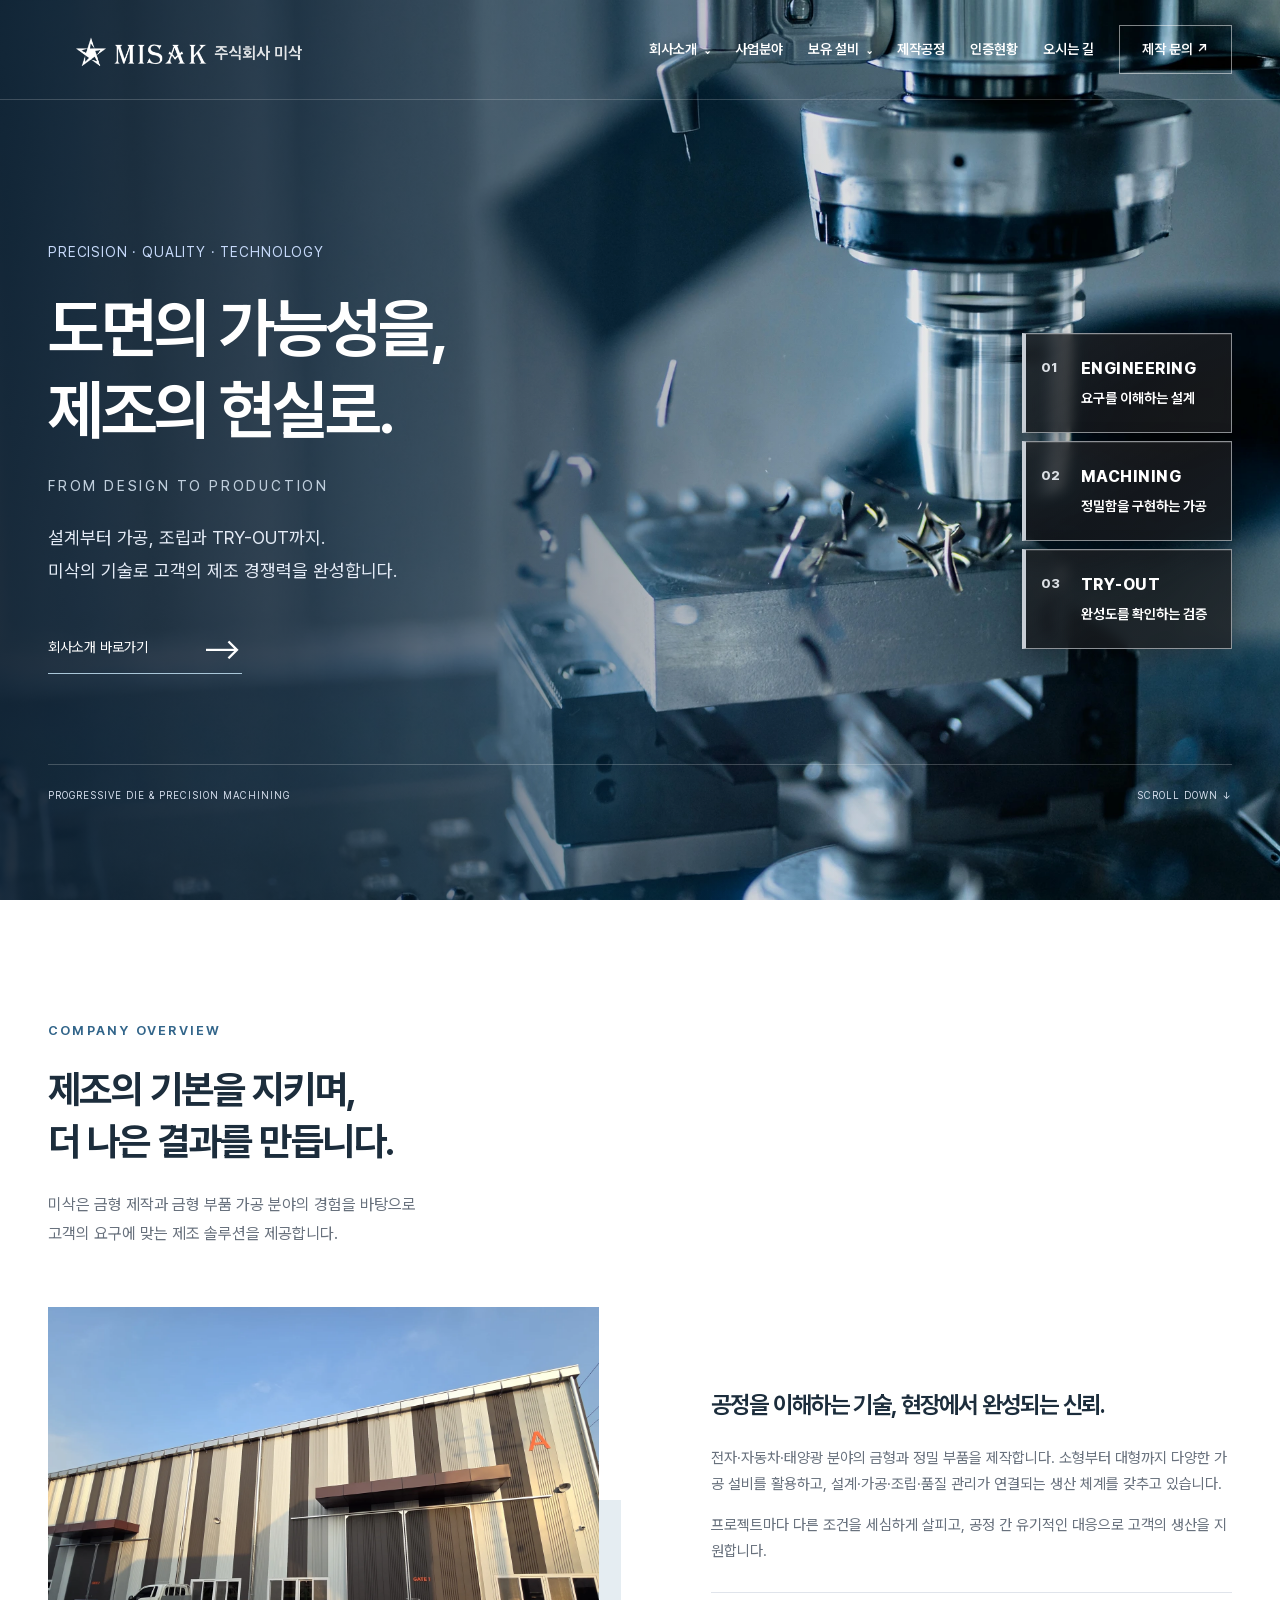
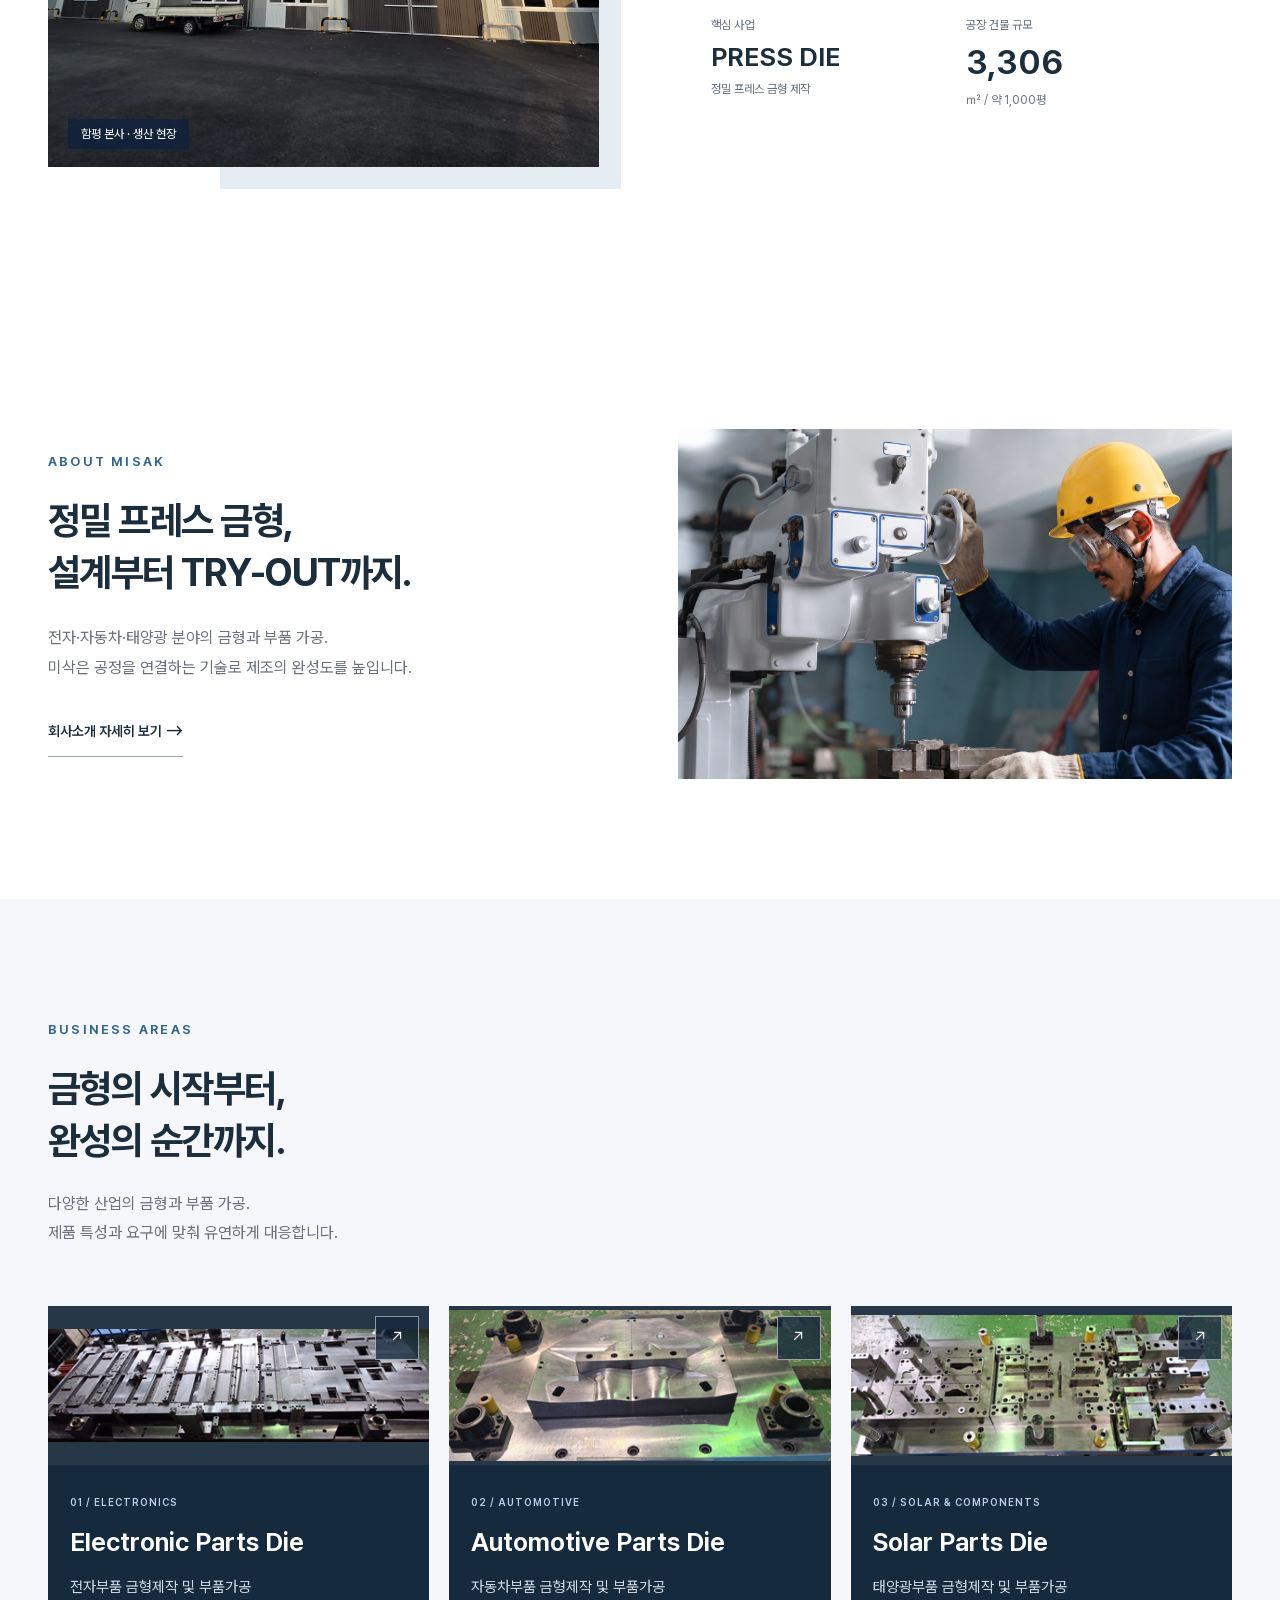
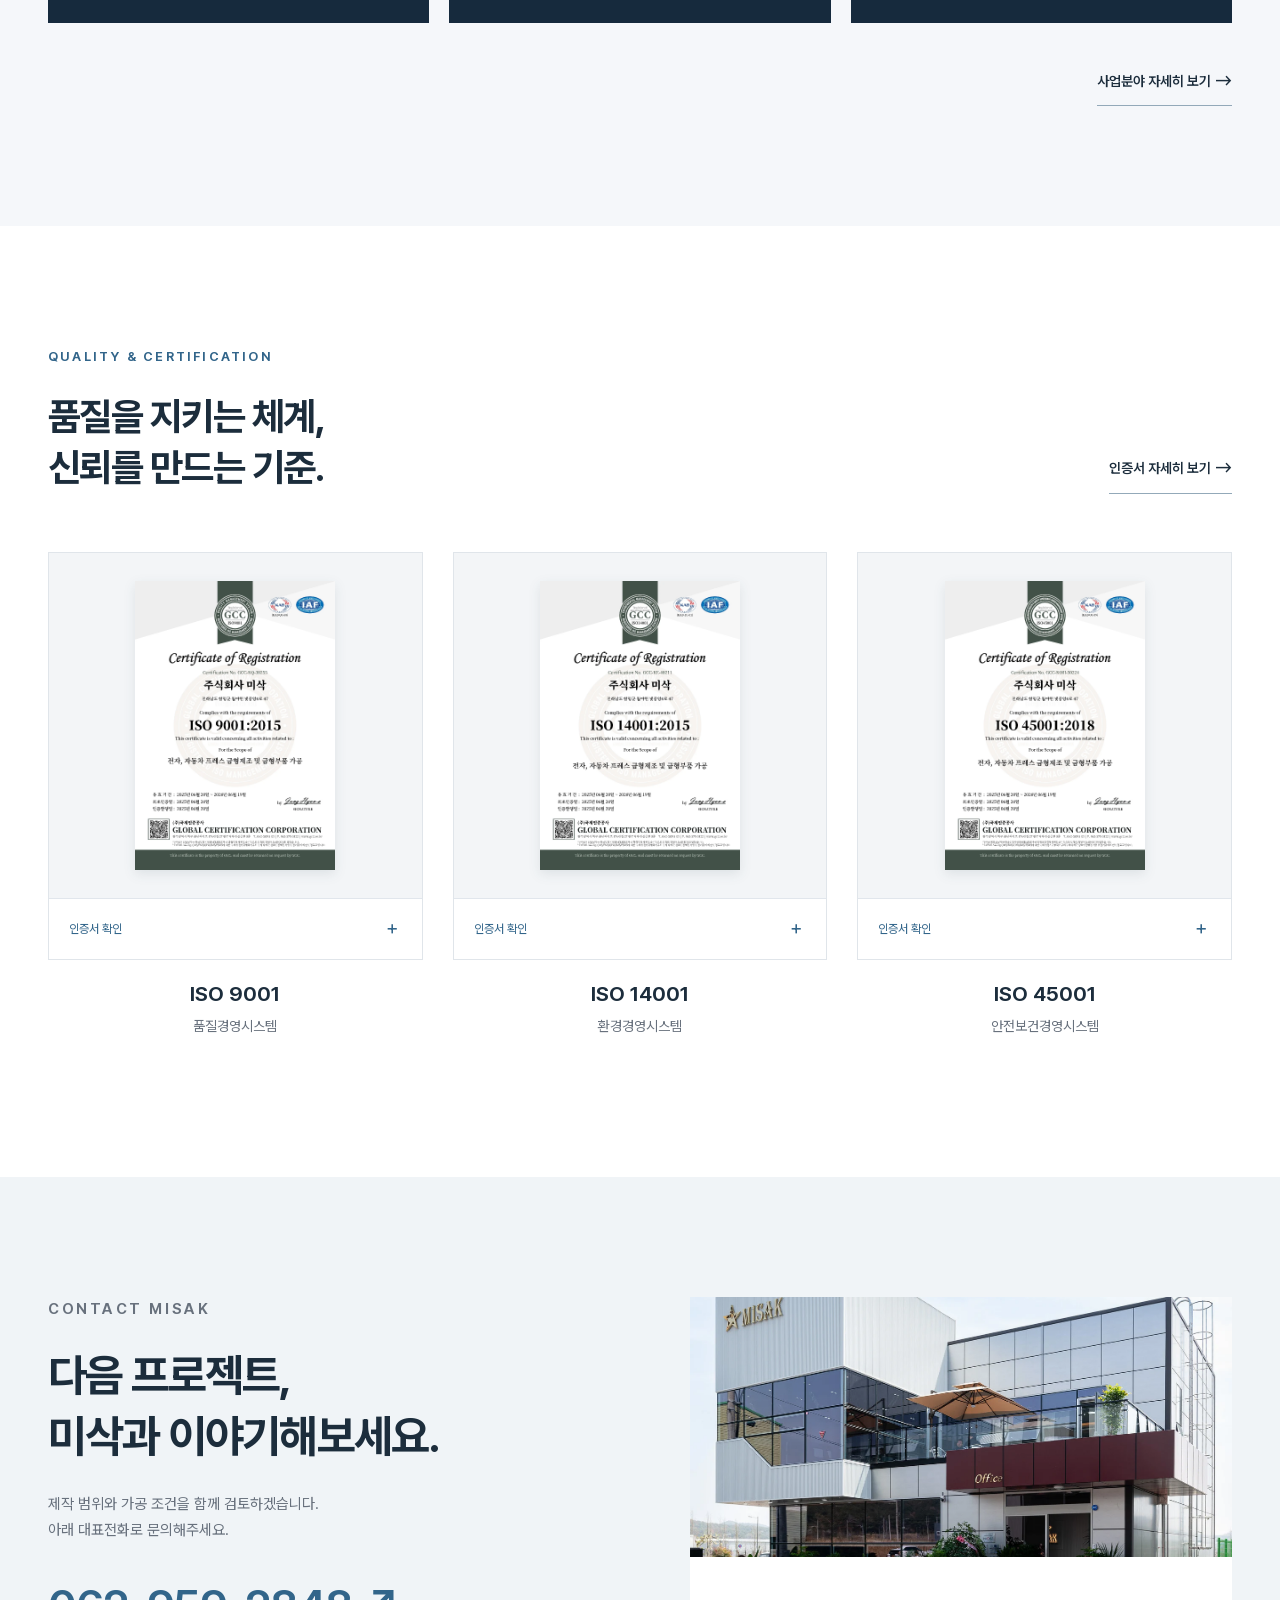
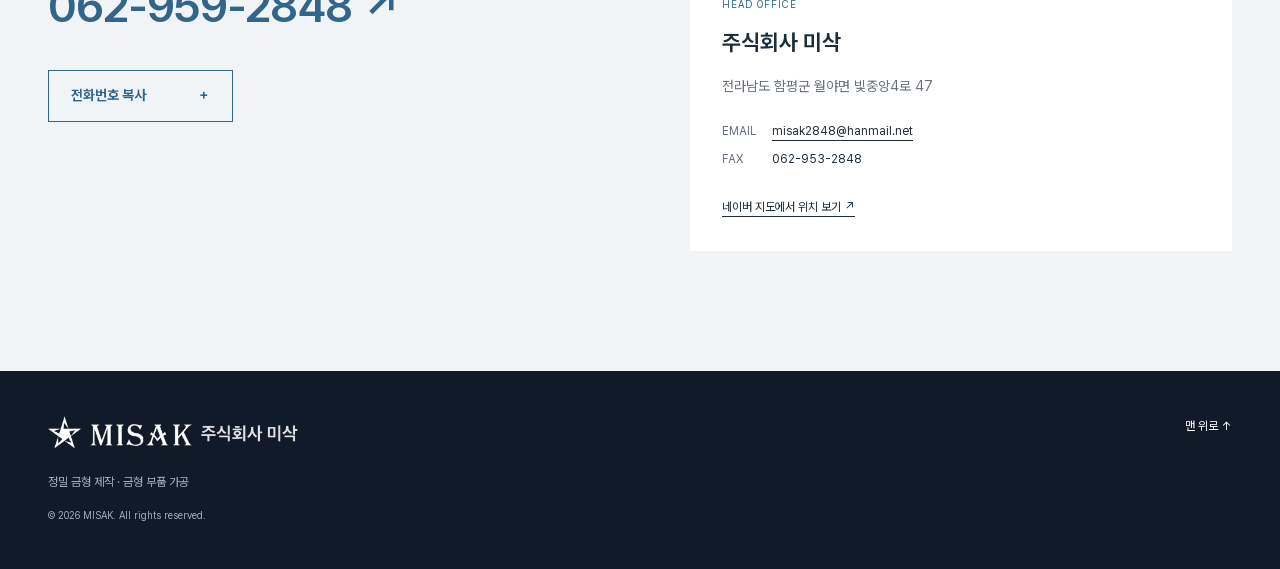
<file: index.html>
<!doctype html><html lang="ko"><head><meta charset="UTF-8"><meta name="viewport" content="width=device-width,initial-scale=1"><meta name="description" content="미삭의 전자·자동차·태양광 금형 제작과 정밀 부품 가공 기술을 소개합니다."><meta name="theme-color" content="#102e39"><title>주식회사 미삭 | 정밀 금형과 부품 가공</title><link rel="stylesheet" href="style.css?v=20261106-misak-review"><script src="script.js?v=process-sequence-slower" defer></script><link rel="stylesheet" href="business-photos.css">
</head><body>
<a href="#main" class="skip">본문 바로가기</a><header><a href="index.html" class="brand" aria-label="미삭 홈"><img class="official-logo" src="assets/misak-logo.png" alt="MISAK 주식회사 미삭"></a><button class="menu-toggle" aria-expanded="false" aria-controls="nav">메뉴 <span>☰</span></button><nav id="nav" aria-label="주요 메뉴"><details class="nav-company"><summary>회사소개</summary><div><a href="company.html#company-profile">회사 개요</a><a href="company.html#greeting">CEO 인사말</a><a href="company.html#history">회사연혁</a><a href="company.html#organization">조직도</a></div></details><a href="business.html">사업분야</a><details class="nav-company nav-equipment"><summary>보유 설비</summary><div><a href="equipment.html?category=all#equipment">전체 설비</a><a href="equipment.html?category=press#equipment">프레스</a><a href="equipment.html?category=cnc#equipment">머시닝센터</a><a href="equipment.html?category=precision#equipment">정밀 가공·측정</a></div></details><a href="process.html">제작공정</a><a href="certificates.html">인증현황</a><a href="location.html">오시는 길</a><a href="index.html#contact" class="nav-cta">제작 문의 ↗</a></nav></header><main id="main"><section id="home" class="hero"><img src="assets/hero-machining.webp" alt="머시닝센터의 정밀 금속 가공 작업" fetchpriority="high"><div class="hero-shade"></div><div class="hero-inner wrap"><p class="eyebrow">PRECISION · QUALITY · TECHNOLOGY</p><h1>도면의 가능성을,<br>제조의 현실로.<span>FROM DESIGN TO PRODUCTION</span></h1><p class="hero-description">설계부터 가공, 조립과 TRY-OUT까지.<br>미삭의 기술로 고객의 제조 경쟁력을 완성합니다.</p><div class="actions"><a class="hero-more" href="company.html">회사소개 바로가기 <span>⟶</span></a></div><div class="hero-values" aria-label="미삭의 제작 흐름"><span><b>01</b>ENGINEERING<small>요구를 이해하는 설계</small></span><span><b>02</b>MACHINING<small>정밀함을 구현하는 가공</small></span><span><b>03</b>TRY-OUT<small>완성도를 확인하는 검증</small></span></div><div class="hero-bottom"><span>PROGRESSIVE DIE & PRECISION MACHINING</span><a href="business.html">SCROLL DOWN ↓</a></div></div></section><section id="overview" class="section wrap home-company-overview"><div class="section-head"><div><p class="eyebrow">COMPANY OVERVIEW</p><h2>제조의 기본을 지키며,<br>더 나은 결과를 만듭니다.</h2></div><p class="description">미삭은 금형 제작과 금형 부품 가공 분야의 경험을 바탕으로<br class="desktop"> 고객의 요구에 맞는 제조 솔루션을 제공합니다.</p></div><div class="about-grid"><figure class="factory-image reveal"><img src="assets/factory.webp" alt="미삭 공장 외관" loading="lazy"><figcaption>함평 본사 · 생산 현장</figcaption></figure><div class="about-copy reveal"><h3>공정을 이해하는 기술, 현장에서 완성되는 신뢰.</h3><p>전자·자동차·태양광 분야의 금형과 정밀 부품을 제작합니다. 소형부터 대형까지 다양한 가공 설비를 활용하고, 설계·가공·조립·품질 관리가 연결되는 생산 체계를 갖추고 있습니다.</p><p>프로젝트마다 다른 조건을 세심하게 살피고, 공정 간 유기적인 대응으로 고객의 생산을 지원합니다.</p><dl class="facts"><div><dt>핵심 사업</dt><dd class="fact-label">PRESS DIE<span>정밀 프레스 금형 제작</span></dd></div><div><dt>공장 건물 규모</dt><dd>3,306<span>㎡ / 약 1,000평</span></dd></div></dl></div></div></section><section class="section wrap home-overview"><div><p class="eyebrow">ABOUT MISAK</p><h2>정밀 프레스 금형,<br>설계부터 TRY-OUT까지.</h2><p>전자·자동차·태양광 분야의 금형과 부품 가공.<br>미삭은 공정을 연결하는 기술로 제조의 완성도를 높입니다.</p><a class="detail-link" href="company.html">회사소개 자세히 보기 ⟶</a></div><img src="assets/precision-worker.webp" alt="정밀 가공 작업 이미지" loading="lazy"></section><section id="business" class="section tinted home-business"><div class="wrap"><div class="section-head"><div><p class="eyebrow">BUSINESS AREAS</p><h2>금형의 시작부터,<br>완성의 순간까지.</h2></div><p class="description">다양한 산업의 금형과 부품 가공.<br>제품 특성과 요구에 맞춰 유연하게 대응합니다.</p></div><div class="product-grid"><article class="product reveal"><button class="image-button" data-image="assets/catalogue-die-electronics.png" data-title="전자 금형 부품" aria-label="전자 금형 부품 사진 크게 보기"><img src="assets/catalogue-die-electronics.png" alt="전자부품 금형" loading="lazy"><span>↗</span></button><div><span class="index">01 / ELECTRONICS</span><h3>Electronic Parts Die</h3><p>전자부품 금형제작 및 부품가공</p></div></article><article class="product reveal"><button class="image-button" data-image="assets/catalogue-die-auto.png" data-title="자동차 금형 부품" aria-label="자동차 금형 부품 사진 크게 보기"><img src="assets/catalogue-die-auto.png" alt="자동차부품 금형" loading="lazy"><span>↗</span></button><div><span class="index">02 / AUTOMOTIVE</span><h3>Automotive Parts Die</h3><p>자동차부품 금형제작 및 부품가공</p></div></article><article class="product reveal"><button class="image-button" data-image="assets/catalogue-die-solar.png" data-title="태양광부품 금형" aria-label="태양광부품 금형 사진 크게 보기"><img src="assets/catalogue-die-solar.png" alt="태양광부품 금형" loading="lazy"><span>↗</span></button><div><span class="index">03 / SOLAR & COMPONENTS</span><h3>Solar Parts Die</h3><p>태양광부품 금형제작 및 부품가공</p></div></article></div><div class="home-detail"><a class="detail-link" href="business.html">사업분야 자세히 보기 ⟶</a></div></div></section><section class="section wrap home-cert"><div class="section-head"><div><p class="eyebrow">QUALITY & CERTIFICATION</p><h2>품질을 지키는 체계,<br>신뢰를 만드는 기준.</h2></div><a class="detail-link" href="certificates.html">인증서 자세히 보기 ⟶</a></div><div class="certificate-gallery"><article class="certificate"><button data-image="assets/cert-iso9001.webp" data-title="ISO 9001 · 품질경영시스템" aria-label="ISO 9001 인증서 크게 보기"><span class="cert-paper"><img src="assets/cert-iso9001.webp" alt="주식회사 미삭 ISO 9001 인증서" loading="lazy"></span><span class="cert-view">인증서 확인 <b>＋</b></span></button><div><h3>ISO 9001</h3><p>품질경영시스템</p></div></article><article class="certificate"><button data-image="assets/cert-iso14001.webp" data-title="ISO 14001 · 환경경영시스템" aria-label="ISO 14001 인증서 크게 보기"><span class="cert-paper"><img src="assets/cert-iso14001.webp" alt="주식회사 미삭 ISO 14001 인증서" loading="lazy"></span><span class="cert-view">인증서 확인 <b>＋</b></span></button><div><h3>ISO 14001</h3><p>환경경영시스템</p></div></article><article class="certificate"><button data-image="assets/cert-iso45001.webp" data-title="ISO 45001 · 안전보건경영시스템" aria-label="ISO 45001 인증서 크게 보기"><span class="cert-paper"><img src="assets/cert-iso45001.webp" alt="주식회사 미삭 ISO 45001 인증서" loading="lazy"></span><span class="cert-view">인증서 확인 <b>＋</b></span></button><div><h3>ISO 45001</h3><p>안전보건경영시스템</p></div></article></div></section><section id="contact" class="section contact"><div class="wrap contact-grid"><div><p class="eyebrow">CONTACT MISAK</p><h2>다음 프로젝트,<br>미삭과 이야기해보세요.</h2><p>제작 범위와 가공 조건을 함께 검토하겠습니다.<br>아래 대표전화로 문의해주세요.</p><a class="contact-phone" href="tel:0629592848">062-959-2848 ↗</a><button class="button outline copy-phone">전화번호 복사 <span>＋</span></button><p class="copy-status" role="status" aria-live="polite"></p></div><div class="address-card"><img src="assets/office.webp" alt="미삭 사무동 외관" loading="lazy"><div><span>HEAD OFFICE</span><h3>주식회사 미삭</h3><p>전라남도 함평군 월야면 빛중앙4로 47</p><dl><div><dt>EMAIL</dt><dd><a href="mailto:misak2848@hanmail.net">misak2848@hanmail.net</a></dd></div><div><dt>FAX</dt><dd>062-953-2848</dd></div></dl><a href="https://map.naver.com/p/search/전라남도%20함평군%20월야면%20빛중앙4로%2047" target="_blank" rel="noopener noreferrer">네이버 지도에서 위치 보기 ↗</a></div></div></div></section></main><footer class="wrap"><a href="index.html" class="footer-brand" aria-label="미삭 홈"><img src="assets/misak-logo.png" alt="MISAK 주식회사 미삭"></a><p>정밀 금형 제작 · 금형 부품 가공</p><small>© 2026 MISAK. All rights reserved.</small><a href="index.html" class="top-link">맨 위로 ↑</a></footer>
<dialog class="image-dialog"><button class="dialog-close" aria-label="사진 닫기">닫기 ×</button><img alt=""><p></p></dialog>
</body></html>
</file>
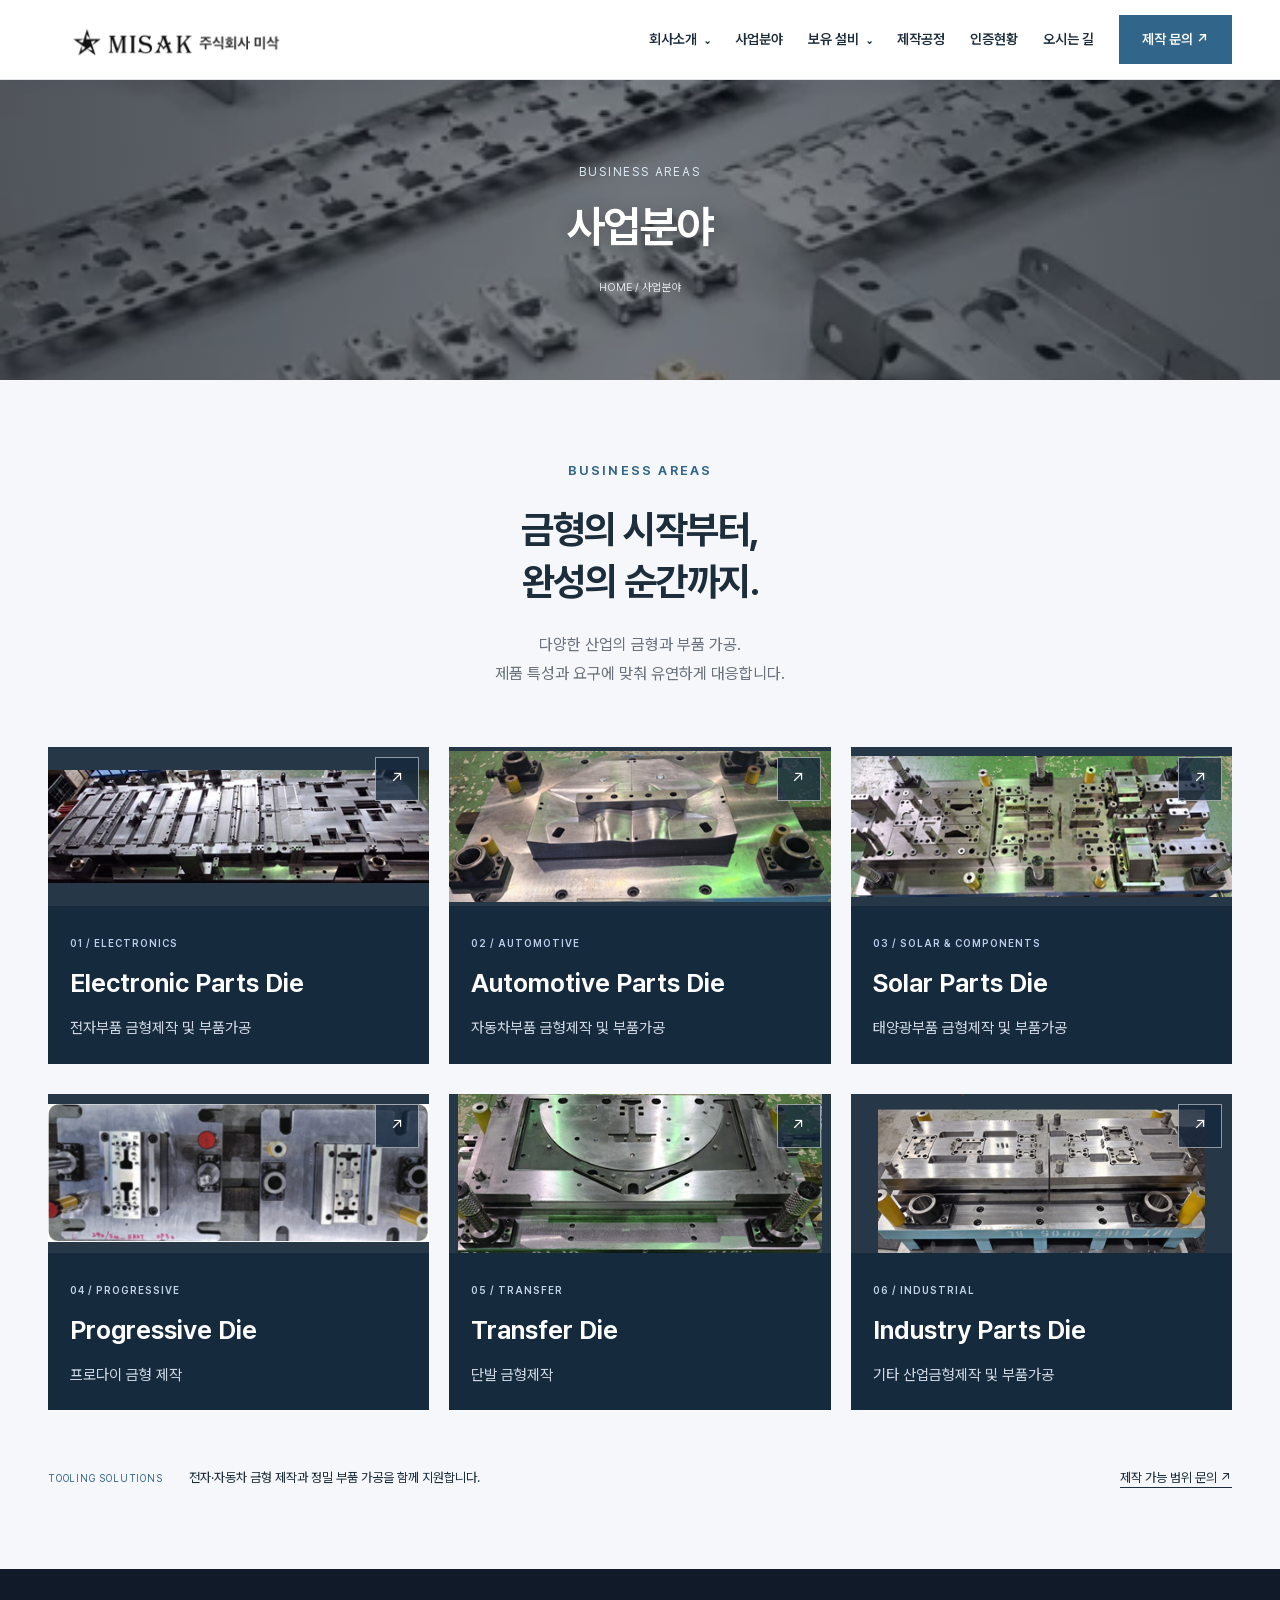
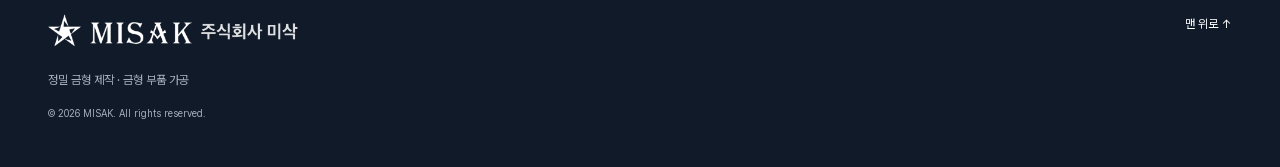
<file: business.html>
<!doctype html><html lang="ko"><head><meta charset="UTF-8"><meta name="viewport" content="width=device-width,initial-scale=1"><meta name="description" content="미삭의 전자·자동차·태양광 금형 제작과 정밀 부품 가공 기술을 소개합니다."><meta name="theme-color" content="#102e39"><title>사업분야 | 주식회사 미삭</title><link rel="stylesheet" href="style.css?v=20261106-misak-review"><script src="script.js?v=process-sequence-slower" defer></script><link rel="stylesheet" href="business-photos.css">
</head><body class="inner-page">
<a href="#main" class="skip">본문 바로가기</a><header><a href="index.html" class="brand" aria-label="미삭 홈"><img class="official-logo" src="assets/misak-logo.png" alt="MISAK 주식회사 미삭"></a><button class="menu-toggle" aria-expanded="false" aria-controls="nav">메뉴 <span>☰</span></button><nav id="nav" aria-label="주요 메뉴"><details class="nav-company"><summary>회사소개</summary><div><a href="company.html#company-profile">회사 개요</a><a href="company.html#greeting">CEO 인사말</a><a href="company.html#history">회사연혁</a><a href="company.html#organization">조직도</a></div></details><a href="business.html">사업분야</a><details class="nav-company nav-equipment"><summary>보유 설비</summary><div><a href="equipment.html?category=all#equipment">전체 설비</a><a href="equipment.html?category=press#equipment">프레스</a><a href="equipment.html?category=cnc#equipment">머시닝센터</a><a href="equipment.html?category=precision#equipment">정밀 가공·측정</a></div></details><a href="process.html">제작공정</a><a href="certificates.html">인증현황</a><a href="location.html">오시는 길</a><a href="index.html#contact" class="nav-cta">제작 문의 ↗</a></nav></header><main id="main" class="inner-main"><div class="page-heading photo-heading" style="--heading-image:url('assets/product-auto.webp');--heading-position:center 48%"><div class="wrap"><p>BUSINESS AREAS</p><h1>사업분야</h1><span>HOME / 사업분야</span></div></div><section id="business" class="section tinted"><div class="wrap"><div class="section-head"><div><p class="eyebrow">BUSINESS AREAS</p><h2>금형의 시작부터,<br>완성의 순간까지.</h2></div><p class="description">다양한 산업의 금형과 부품 가공.<br>제품 특성과 요구에 맞춰 유연하게 대응합니다.</p></div><div class="product-grid"><article class="product reveal"><button class="image-button" data-image="assets/catalogue-die-electronics.png" data-title="전자부품 금형" aria-label="전자부품 금형 사진 크게 보기"><img src="assets/catalogue-die-electronics.png" alt="전자부품 금형" loading="lazy"><span aria-hidden="true">↗</span></button><div><span class="index">01 / ELECTRONICS</span><h3>Electronic Parts Die</h3><p>전자부품 금형제작 및 부품가공</p></div></article><article class="product reveal"><button class="image-button" data-image="assets/catalogue-die-auto.png" data-title="자동차부품 금형" aria-label="자동차부품 금형 사진 크게 보기"><img src="assets/catalogue-die-auto.png" alt="자동차부품 금형" loading="lazy"><span aria-hidden="true">↗</span></button><div><span class="index">02 / AUTOMOTIVE</span><h3>Automotive Parts Die</h3><p>자동차부품 금형제작 및 부품가공</p></div></article><article class="product reveal"><button class="image-button" data-image="assets/catalogue-die-solar.png" data-title="태양광부품 금형" aria-label="태양광부품 금형 사진 크게 보기"><img src="assets/catalogue-die-solar.png" alt="태양광부품 금형" loading="lazy"><span aria-hidden="true">↗</span></button><div><span class="index">03 / SOLAR & COMPONENTS</span><h3>Solar Parts Die</h3><p>태양광부품 금형제작 및 부품가공</p></div></article></div><div id="mold-types" class="product-grid business-secondary"><article class="product reveal"><button class="image-button" data-image="assets/catalogue-die-progressive.png" data-title="프로다이 금형" aria-label="프로다이 금형 사진 크게 보기"><img src="assets/catalogue-die-progressive.png" alt="프로다이 금형" loading="lazy"><span aria-hidden="true">↗</span></button><div><span class="index">04 / PROGRESSIVE</span><h3>Progressive Die</h3><p>프로다이 금형 제작</p></div></article><article class="product reveal"><button class="image-button" data-image="assets/catalogue-die-transfer.png" data-title="단발 금형" aria-label="단발 금형 사진 크게 보기"><img src="assets/catalogue-die-transfer.png" alt="단발 금형" loading="lazy"><span aria-hidden="true">↗</span></button><div><span class="index">05 / TRANSFER</span><h3>Transfer Die</h3><p>단발 금형제작</p></div></article><article class="product reveal"><button class="image-button" data-image="assets/catalogue-die-industrial.png" data-title="기타 산업 금형" aria-label="기타 산업 금형 사진 크게 보기"><img src="assets/catalogue-die-industrial.png" alt="기타 산업 금형" loading="lazy"><span aria-hidden="true">↗</span></button><div><span class="index">06 / INDUSTRIAL</span><h3>Industry Parts Die</h3><p>기타 산업금형제작 및 부품가공</p></div></article></div><div class="business-note"><span>TOOLING SOLUTIONS</span><p>전자·자동차 금형 제작과 정밀 부품 가공을 함께 지원합니다.</p><a href="index.html#contact">제작 가능 범위 문의 ↗</a></div></div></section></main><footer class="wrap"><a href="index.html" class="footer-brand" aria-label="미삭 홈"><img src="assets/misak-logo.png" alt="MISAK 주식회사 미삭"></a><p>정밀 금형 제작 · 금형 부품 가공</p><small>© 2026 MISAK. All rights reserved.</small><a href="index.html" class="top-link">맨 위로 ↑</a></footer>
<dialog class="image-dialog"><button class="dialog-close" aria-label="사진 닫기">닫기 ×</button><img alt=""><p></p></dialog>
</body></html>
</file>
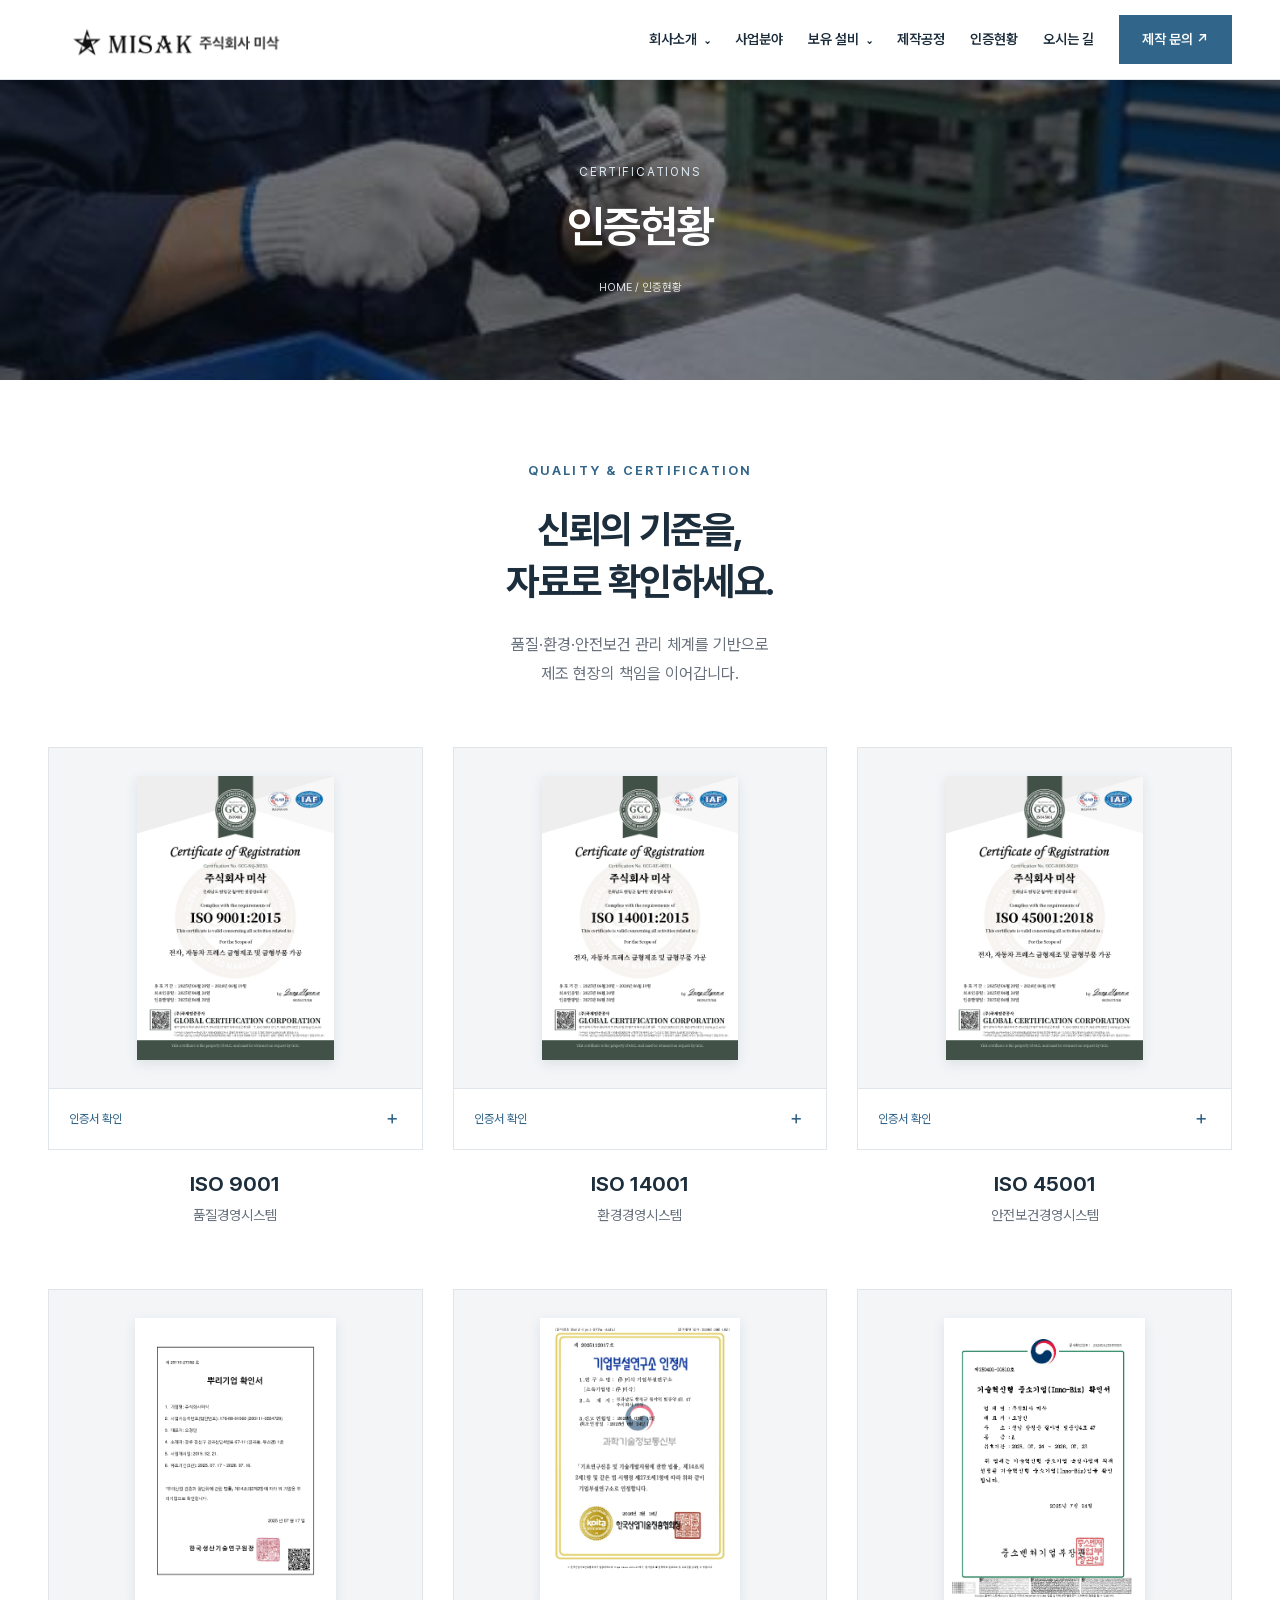
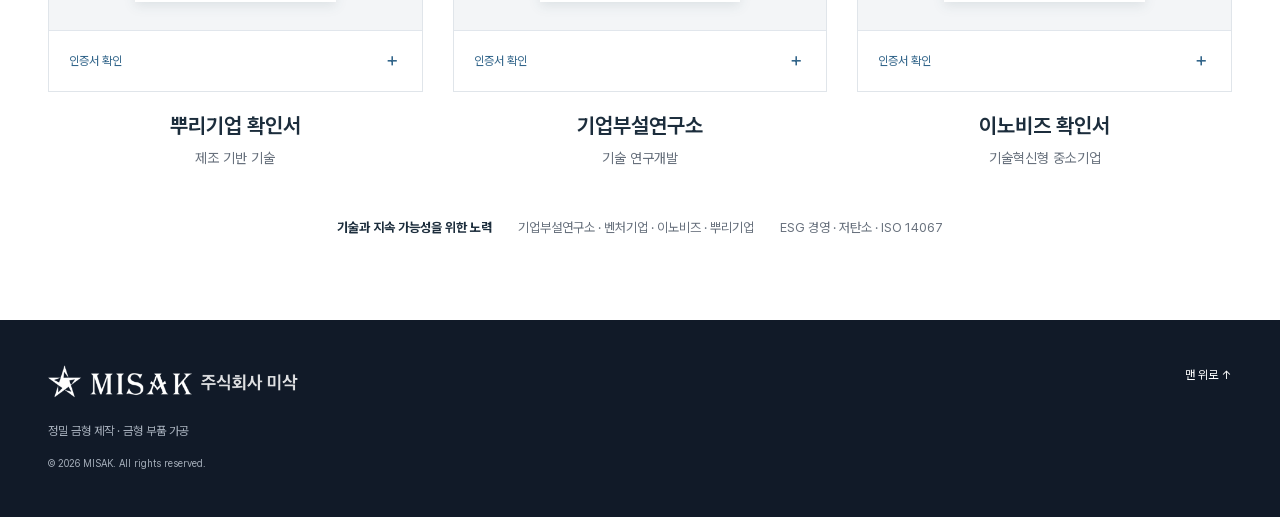
<file: certificates.html>
<!doctype html><html lang="ko"><head><meta charset="UTF-8"><meta name="viewport" content="width=device-width,initial-scale=1"><meta name="description" content="미삭의 전자·자동차·태양광 금형 제작과 정밀 부품 가공 기술을 소개합니다."><meta name="theme-color" content="#102e39"><title>인증현황 | 주식회사 미삭</title><link rel="stylesheet" href="style.css?v=20261106-misak-review"><script src="script.js?v=process-sequence-slower" defer></script></head><body class="inner-page">
<a href="#main" class="skip">본문 바로가기</a><header><a href="index.html" class="brand" aria-label="미삭 홈"><img class="official-logo" src="assets/misak-logo.png" alt="MISAK 주식회사 미삭"></a><button class="menu-toggle" aria-expanded="false" aria-controls="nav">메뉴 <span>☰</span></button><nav id="nav" aria-label="주요 메뉴"><details class="nav-company"><summary>회사소개</summary><div><a href="company.html#company-profile">회사 개요</a><a href="company.html#greeting">CEO 인사말</a><a href="company.html#history">회사연혁</a><a href="company.html#organization">조직도</a></div></details><a href="business.html">사업분야</a><details class="nav-company nav-equipment"><summary>보유 설비</summary><div><a href="equipment.html?category=all#equipment">전체 설비</a><a href="equipment.html?category=press#equipment">프레스</a><a href="equipment.html?category=cnc#equipment">머시닝센터</a><a href="equipment.html?category=precision#equipment">정밀 가공·측정</a></div></details><a href="process.html">제작공정</a><a href="certificates.html">인증현황</a><a href="location.html">오시는 길</a><a href="index.html#contact" class="nav-cta">제작 문의 ↗</a></nav></header><main id="main" class="inner-main"><div class="page-heading photo-heading" style="--heading-image:url('assets/process-quality.webp');--heading-position:center 42%"><div class="wrap"><p>CERTIFICATIONS</p><h1>인증현황</h1><span>HOME / 인증현황</span></div></div><section id="quality" class="section wrap"><div class="section-head"><div><p class="eyebrow">QUALITY & CERTIFICATION</p><h2>신뢰의 기준을,<br>자료로 확인하세요.</h2></div><p class="description">품질·환경·안전보건 관리 체계를 기반으로<br>제조 현장의 책임을 이어갑니다.</p></div><div class="certificate-gallery"><article class="certificate"><button data-image="assets/cert-iso9001.webp" data-title="ISO 9001 · 품질경영시스템" aria-label="ISO 9001 인증서 크게 보기"><span class="cert-paper"><img src="assets/cert-iso9001.webp" alt="주식회사 미삭 ISO 9001 인증서" loading="lazy"></span><span class="cert-view">인증서 확인 <b>＋</b></span></button><div><h3>ISO 9001</h3><p>품질경영시스템</p></div></article><article class="certificate"><button data-image="assets/cert-iso14001.webp" data-title="ISO 14001 · 환경경영시스템" aria-label="ISO 14001 인증서 크게 보기"><span class="cert-paper"><img src="assets/cert-iso14001.webp" alt="주식회사 미삭 ISO 14001 인증서" loading="lazy"></span><span class="cert-view">인증서 확인 <b>＋</b></span></button><div><h3>ISO 14001</h3><p>환경경영시스템</p></div></article><article class="certificate"><button data-image="assets/cert-iso45001.webp" data-title="ISO 45001 · 안전보건경영시스템" aria-label="ISO 45001 인증서 크게 보기"><span class="cert-paper"><img src="assets/cert-iso45001.webp" alt="주식회사 미삭 ISO 45001 인증서" loading="lazy"></span><span class="cert-view">인증서 확인 <b>＋</b></span></button><div><h3>ISO 45001</h3><p>안전보건경영시스템</p></div></article><article class="certificate"><button data-image="assets/cert-root.webp" data-title="뿌리기업 확인서 · 제조 기반 기술" aria-label="뿌리기업 확인서 인증서 크게 보기"><span class="cert-paper"><img src="assets/cert-root.webp" alt="주식회사 미삭 뿌리기업 확인서 인증서" loading="lazy"></span><span class="cert-view">인증서 확인 <b>＋</b></span></button><div><h3>뿌리기업 확인서</h3><p>제조 기반 기술</p></div></article><article class="certificate"><button data-image="assets/cert-research.webp" data-title="기업부설연구소 · 기술 연구개발" aria-label="기업부설연구소 인증서 크게 보기"><span class="cert-paper"><img src="assets/cert-research.webp" alt="주식회사 미삭 기업부설연구소 인증서" loading="lazy"></span><span class="cert-view">인증서 확인 <b>＋</b></span></button><div><h3>기업부설연구소</h3><p>기술 연구개발</p></div></article><article class="certificate"><button data-image="assets/cert-innobiz.webp" data-title="이노비즈 확인서 · 기술혁신형 중소기업" aria-label="이노비즈 확인서 인증서 크게 보기"><span class="cert-paper"><img src="assets/cert-innobiz.webp" alt="주식회사 미삭 이노비즈 확인서 인증서" loading="lazy"></span><span class="cert-view">인증서 확인 <b>＋</b></span></button><div><h3>이노비즈 확인서</h3><p>기술혁신형 중소기업</p></div></article></div><div class="recognition"><b>기술과 지속 가능성을 위한 노력</b><p>기업부설연구소 · 벤처기업 · 이노비즈 · 뿌리기업</p><p>ESG 경영 · 저탄소 · ISO 14067</p></div></section></main><footer class="wrap"><a href="index.html" class="footer-brand" aria-label="미삭 홈"><img src="assets/misak-logo.png" alt="MISAK 주식회사 미삭"></a><p>정밀 금형 제작 · 금형 부품 가공</p><small>© 2026 MISAK. All rights reserved.</small><a href="index.html" class="top-link">맨 위로 ↑</a></footer>
<dialog class="image-dialog"><button class="dialog-close" aria-label="사진 닫기">닫기 ×</button><img alt=""><p></p></dialog>
</body></html>
</file>
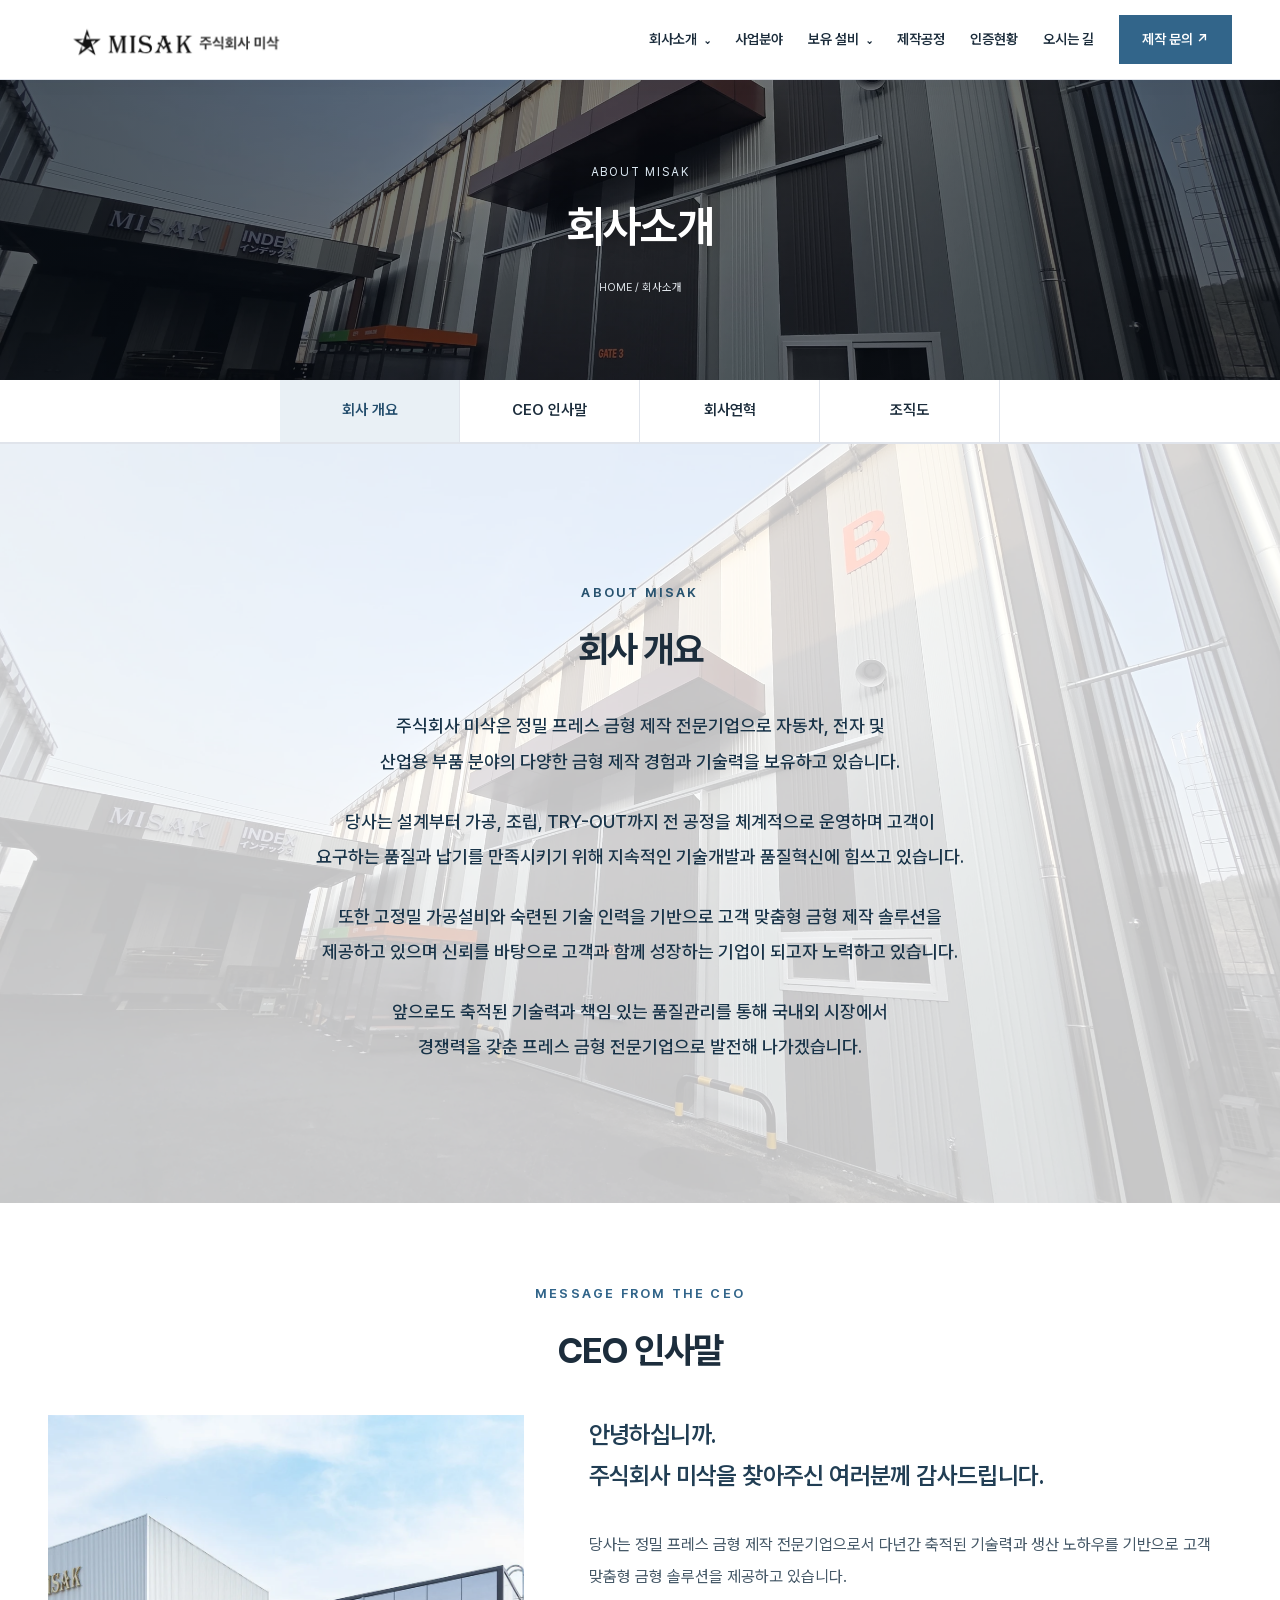
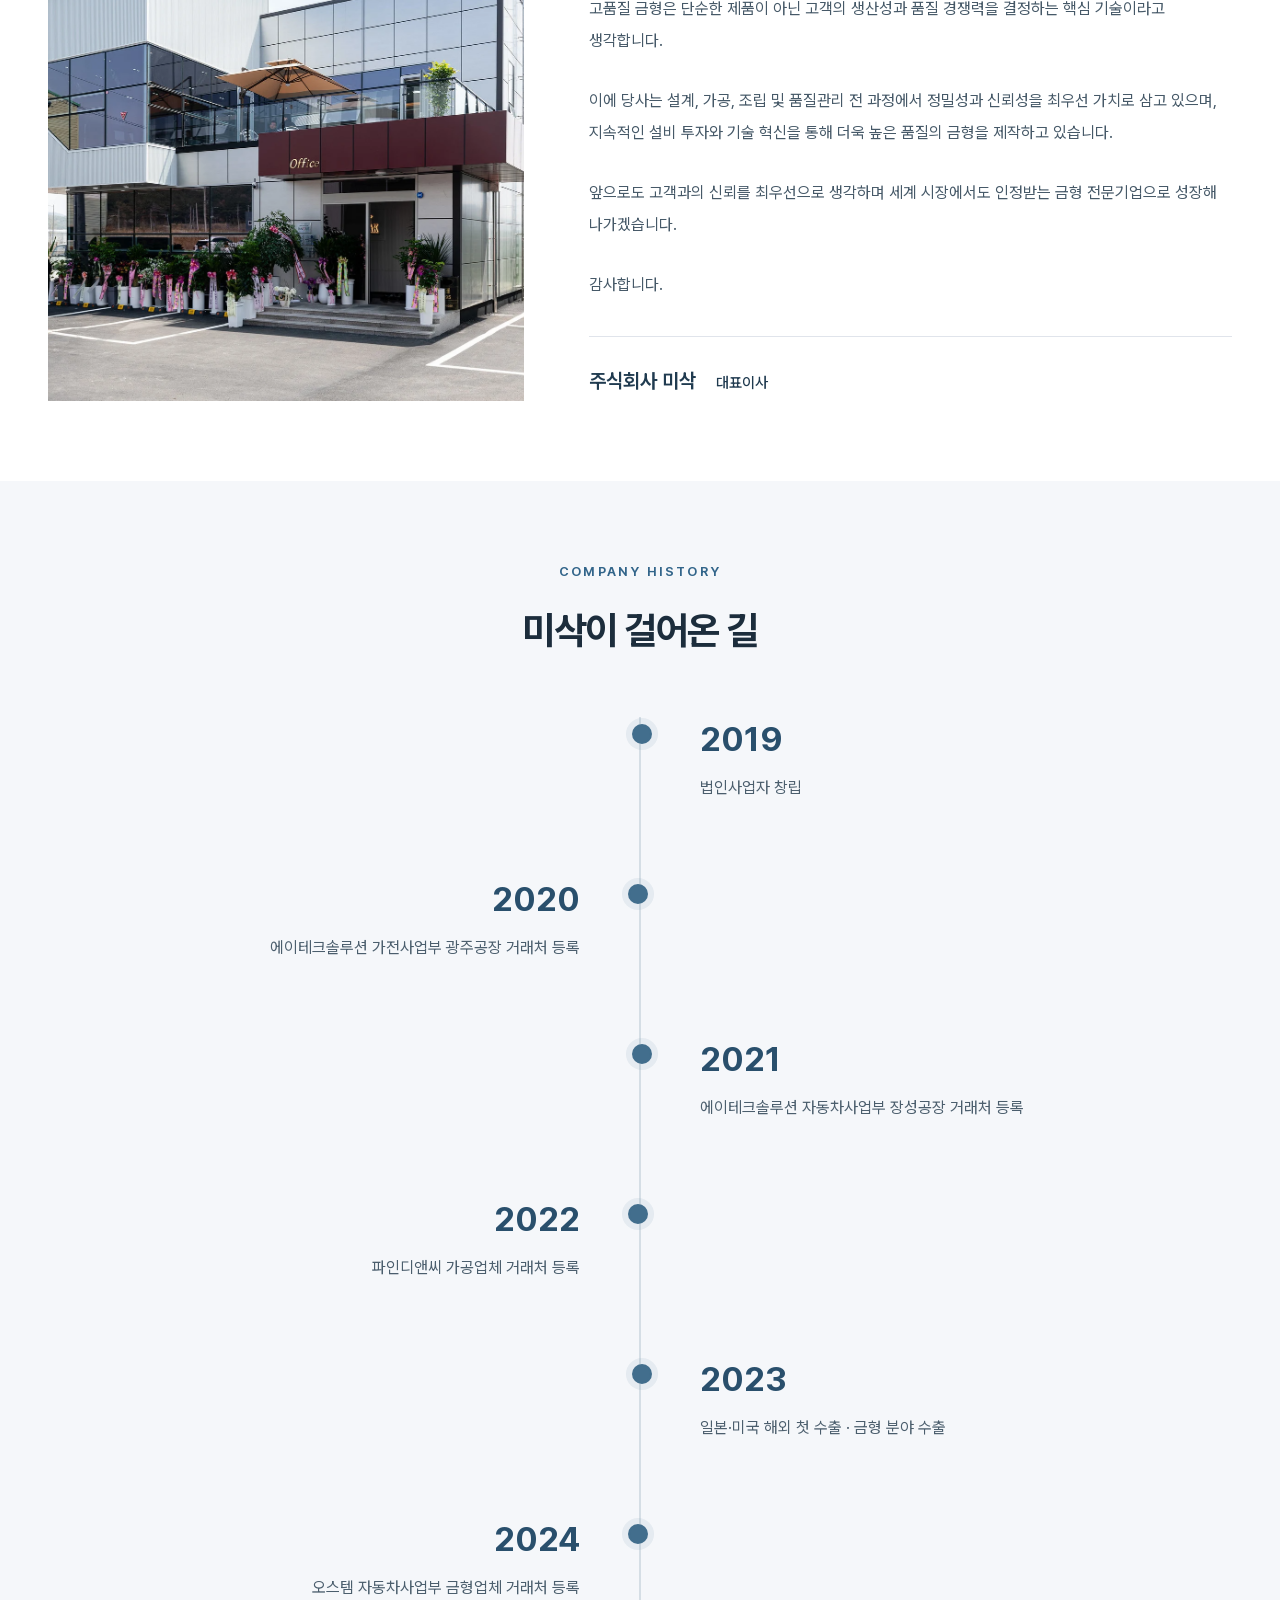
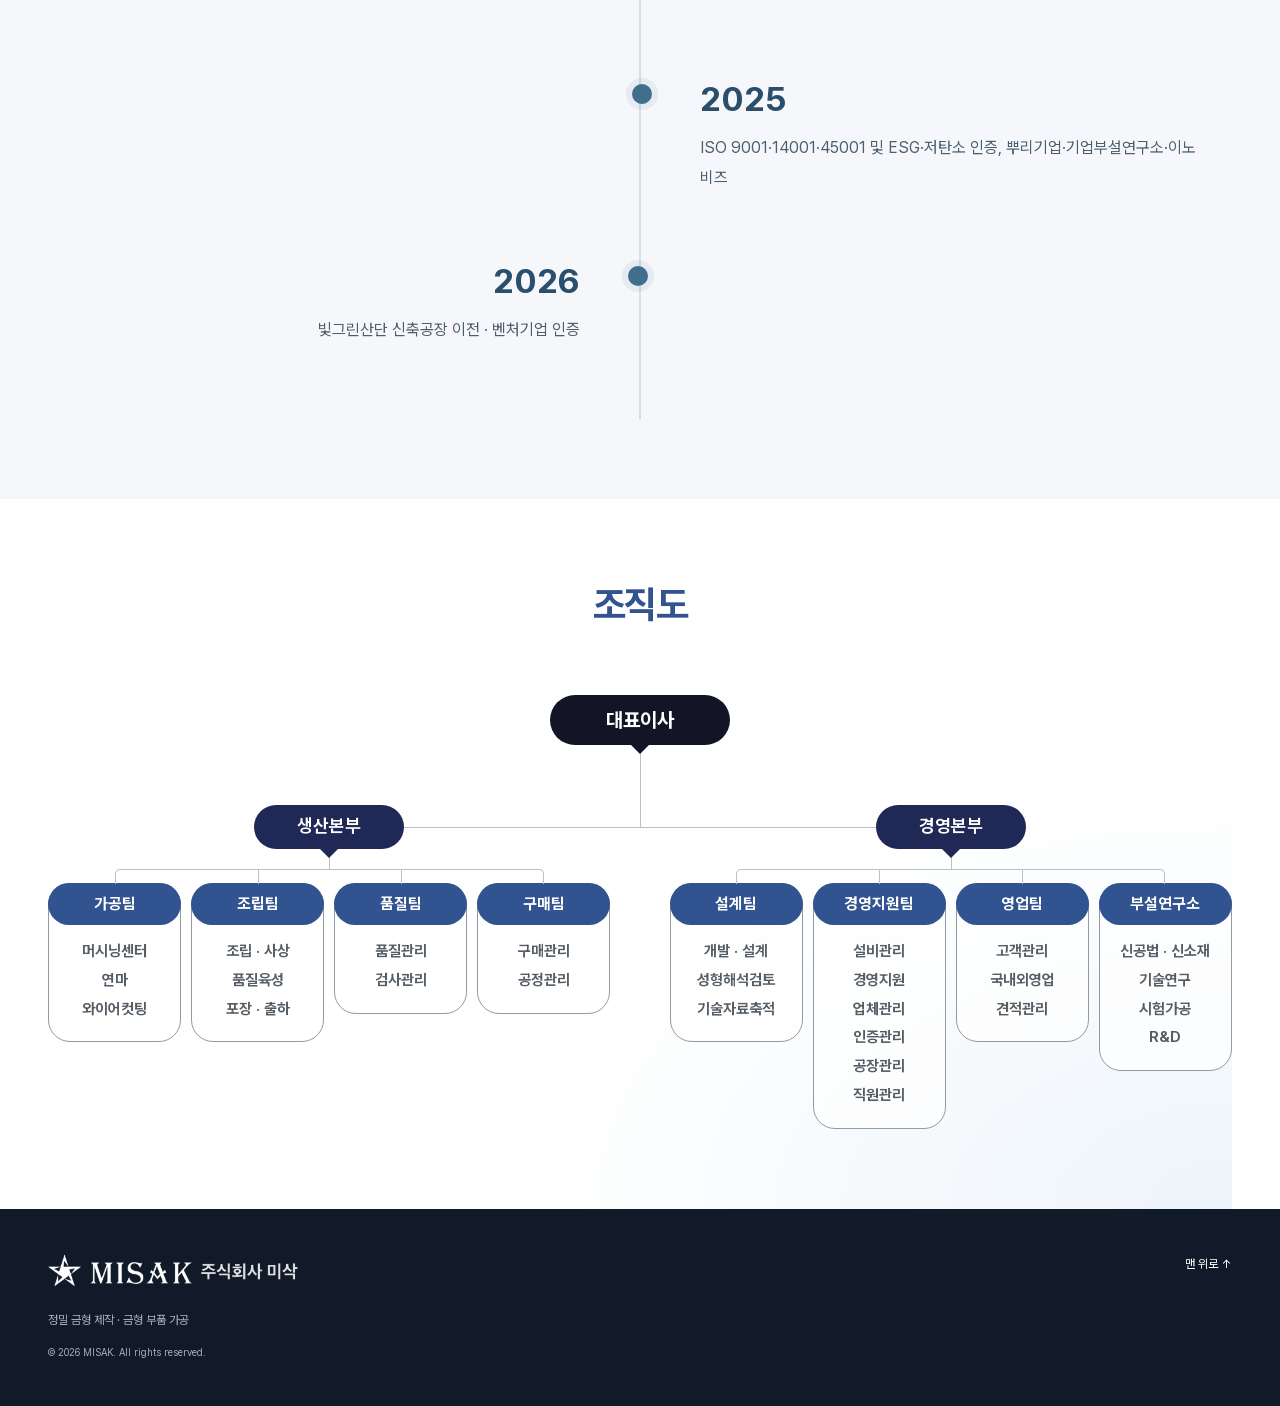
<file: company.html>
<!doctype html><html lang="ko"><head><meta charset="UTF-8"><meta name="viewport" content="width=device-width,initial-scale=1"><meta name="description" content="미삭의 전자·자동차·태양광 금형 제작과 정밀 부품 가공 기술을 소개합니다."><meta name="theme-color" content="#102e39"><title>회사소개 | 주식회사 미삭</title><link rel="stylesheet" href="style.css?v=20261106-misak-review"><script src="script.js?v=process-sequence-slower" defer></script><link rel="stylesheet" href="organization.css">
</head><body class="inner-page">
<a href="#main" class="skip">본문 바로가기</a><header><a href="index.html" class="brand" aria-label="미삭 홈"><img class="official-logo" src="assets/misak-logo.png" alt="MISAK 주식회사 미삭"></a><button class="menu-toggle" aria-expanded="false" aria-controls="nav">메뉴 <span>☰</span></button><nav id="nav" aria-label="주요 메뉴"><details class="nav-company"><summary>회사소개</summary><div><a href="company.html#company-profile">회사 개요</a><a href="company.html#greeting">CEO 인사말</a><a href="company.html#history">회사연혁</a><a href="company.html#organization">조직도</a></div></details><a href="business.html">사업분야</a><details class="nav-company nav-equipment"><summary>보유 설비</summary><div><a href="equipment.html?category=all#equipment">전체 설비</a><a href="equipment.html?category=press#equipment">프레스</a><a href="equipment.html?category=cnc#equipment">머시닝센터</a><a href="equipment.html?category=precision#equipment">정밀 가공·측정</a></div></details><a href="process.html">제작공정</a><a href="certificates.html">인증현황</a><a href="location.html">오시는 길</a><a href="index.html#contact" class="nav-cta">제작 문의 ↗</a></nav></header><main id="main" class="inner-main"><div class="page-heading photo-heading" style="--heading-image:url('assets/company-b-building.webp');--heading-position:center 52%"><div class="wrap"><p>ABOUT MISAK</p><h1>회사소개</h1><span>HOME / 회사소개</span></div></div><nav class="subnav" aria-label="회사소개 상세 메뉴"><a href="#company-profile">회사 개요</a><a href="#greeting">CEO 인사말</a><a href="#history">회사연혁</a><a href="#organization">조직도</a></nav><section id="company-profile" class="section company-editorial"><div class="wrap editorial-grid"><div><p class="eyebrow">ABOUT MISAK</p><h2>회사 개요</h2></div><figure class="editorial-photo"><img src="assets/factory.webp" alt="미삭 생산 공장 외관" loading="lazy"></figure><div class="editorial-copy"><p>주식회사 미삭은 정밀 프레스 금형 제작 전문기업으로 자동차, 전자 및 산업용 부품 분야의 다양한 금형 제작 경험과 기술력을 보유하고 있습니다.</p><p>당사는 설계부터 가공, 조립, TRY-OUT까지 전 공정을 체계적으로 운영하며 고객이 요구하는 품질과 납기를 만족시키기 위해 지속적인 기술개발과 품질혁신에 힘쓰고 있습니다.</p><p>또한 고정밀 가공설비와 숙련된 기술 인력을 기반으로 고객 맞춤형 금형 제작 솔루션을 제공하고 있으며 신뢰를 바탕으로 고객과 함께 성장하는 기업이 되고자 노력하고 있습니다.</p><p>앞으로도 축적된 기술력과 책임 있는 품질관리를 통해 국내외 시장에서 경쟁력을 갖춘 프레스 금형 전문기업으로 발전해 나가겠습니다.</p></div></div></section><section id="greeting" class="section company-greeting"><div class="wrap editorial-grid"><div><p class="eyebrow">MESSAGE FROM THE CEO</p><h2>CEO 인사말</h2></div><figure class="editorial-photo"><img src="assets/office.webp" alt="미삭 사무동 외관" loading="lazy"></figure><div class="editorial-copy"><p class="greeting-lead">안녕하십니까.<br>주식회사 미삭을 찾아주신 여러분께 감사드립니다.</p><p>당사는 정밀 프레스 금형 제작 전문기업으로서 다년간 축적된 기술력과 생산 노하우를 기반으로 고객 맞춤형 금형 솔루션을 제공하고 있습니다.<br>고품질 금형은 단순한 제품이 아닌 고객의 생산성과 품질 경쟁력을 결정하는 핵심 기술이라고 생각합니다.</p><p>이에 당사는 설계, 가공, 조립 및 품질관리 전 과정에서 정밀성과 신뢰성을 최우선 가치로 삼고 있으며, 지속적인 설비 투자와 기술 혁신을 통해 더욱 높은 품질의 금형을 제작하고 있습니다.</p><p>앞으로도 고객과의 신뢰를 최우선으로 생각하며 세계 시장에서도 인정받는 금형 전문기업으로 성장해 나가겠습니다.</p><p>감사합니다.</p><div class="ceo-signature"><span>주식회사 미삭</span><strong>대표이사</strong></div></div></div></section><section id="history" class="section tinted"><div class="wrap"><p class="eyebrow">COMPANY HISTORY</p><h2>미삭이 걸어온 길</h2><div class="history-list animated-history"><div><b>2019</b><p>법인사업자 창립</p></div><div><b>2020</b><p>에이테크솔루션 가전사업부 광주공장 거래처 등록</p></div><div><b>2021</b><p>에이테크솔루션 자동차사업부 장성공장 거래처 등록</p></div><div><b>2022</b><p>파인디앤씨 가공업체 거래처 등록</p></div><div><b>2023</b><p>일본·미국 해외 첫 수출 · 금형 분야 수출</p></div><div><b>2024</b><p>오스템 자동차사업부 금형업체 거래처 등록</p></div><div><b>2025</b><p>ISO 9001·14001·45001 및 ESG·저탄소 인증, 뿌리기업·기업부설연구소·이노비즈</p></div><div><b>2026</b><p>빛그린산단 신축공장 이전 · 벤처기업 인증</p></div></div></div></section><section id="organization" class="section wrap"><h2>조직도</h2><div class="org-chart"><div class="org-ceo">대표이사</div><div class="org-pillars"><div class="org-pillar"><h3>생산본부</h3><div class="org-teams"><article><h4>가공팀</h4><p>머시닝센터<br>연마<br>와이어컷팅</p></article><article><h4>조립팀</h4><p>조립 · 사상<br>품질육성<br>포장 · 출하</p></article><article><h4>품질팀</h4><p>품질관리<br>검사관리</p></article><article><h4>구매팀</h4><p>구매관리<br>공정관리</p></article></div></div><div class="org-pillar"><h3>경영본부</h3><div class="org-teams"><article><h4>설계팀</h4><p>개발 · 설계<br>성형해석검토<br>기술자료축적</p></article><article><h4>경영지원팀</h4><p>설비관리<br>경영지원<br>업체관리<br>인증관리<br>공장관리<br>직원관리</p></article><article><h4>영업팀</h4><p>고객관리<br>국내외영업<br>견적관리</p></article><article><h4>부설연구소</h4><p>신공법 · 신소재<br>기술연구<br>시험가공<br>R&amp;D</p></article></div></div></div></div></section></main><footer class="wrap"><a href="index.html" class="footer-brand" aria-label="미삭 홈"><img src="assets/misak-logo.png" alt="MISAK 주식회사 미삭"></a><p>정밀 금형 제작 · 금형 부품 가공</p><small>© 2026 MISAK. All rights reserved.</small><a href="index.html" class="top-link">맨 위로 ↑</a></footer>
<dialog class="image-dialog"><button class="dialog-close" aria-label="사진 닫기">닫기 ×</button><img alt=""><p></p></dialog>
</body></html>
</file>
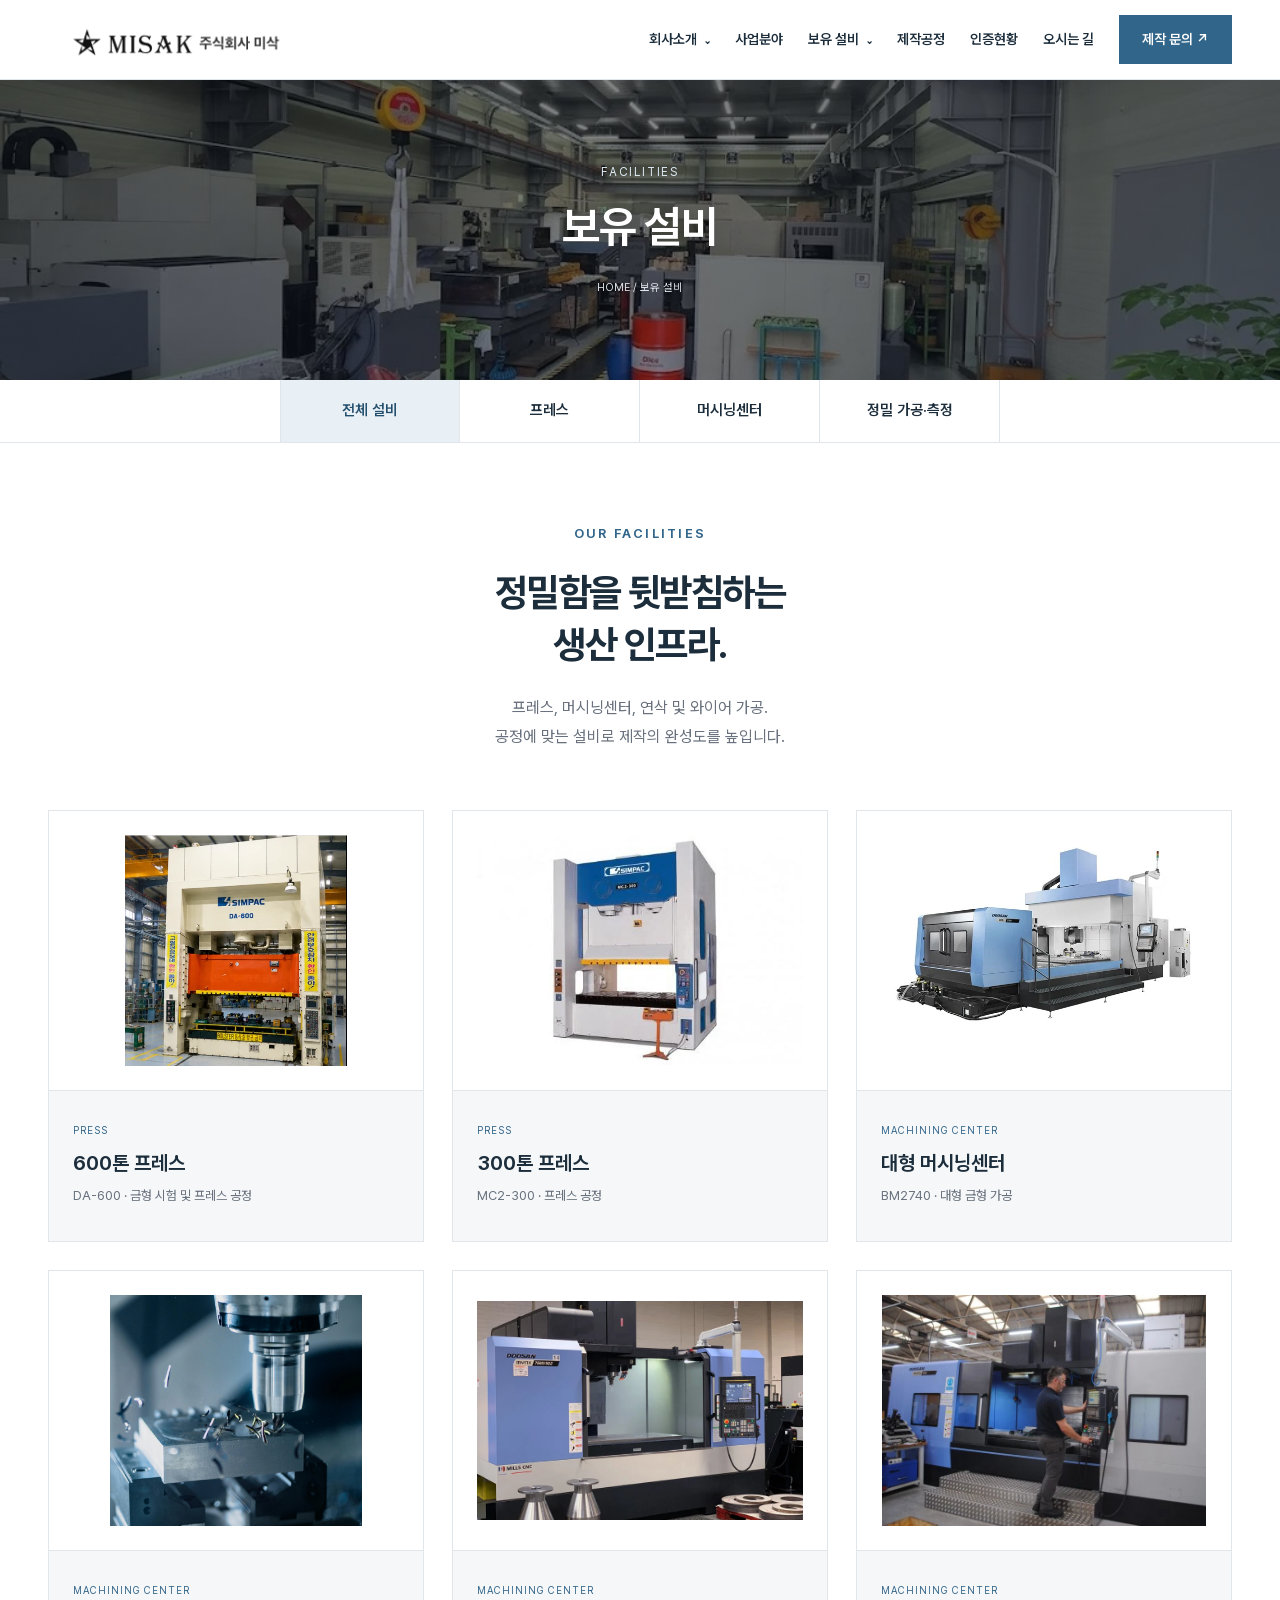
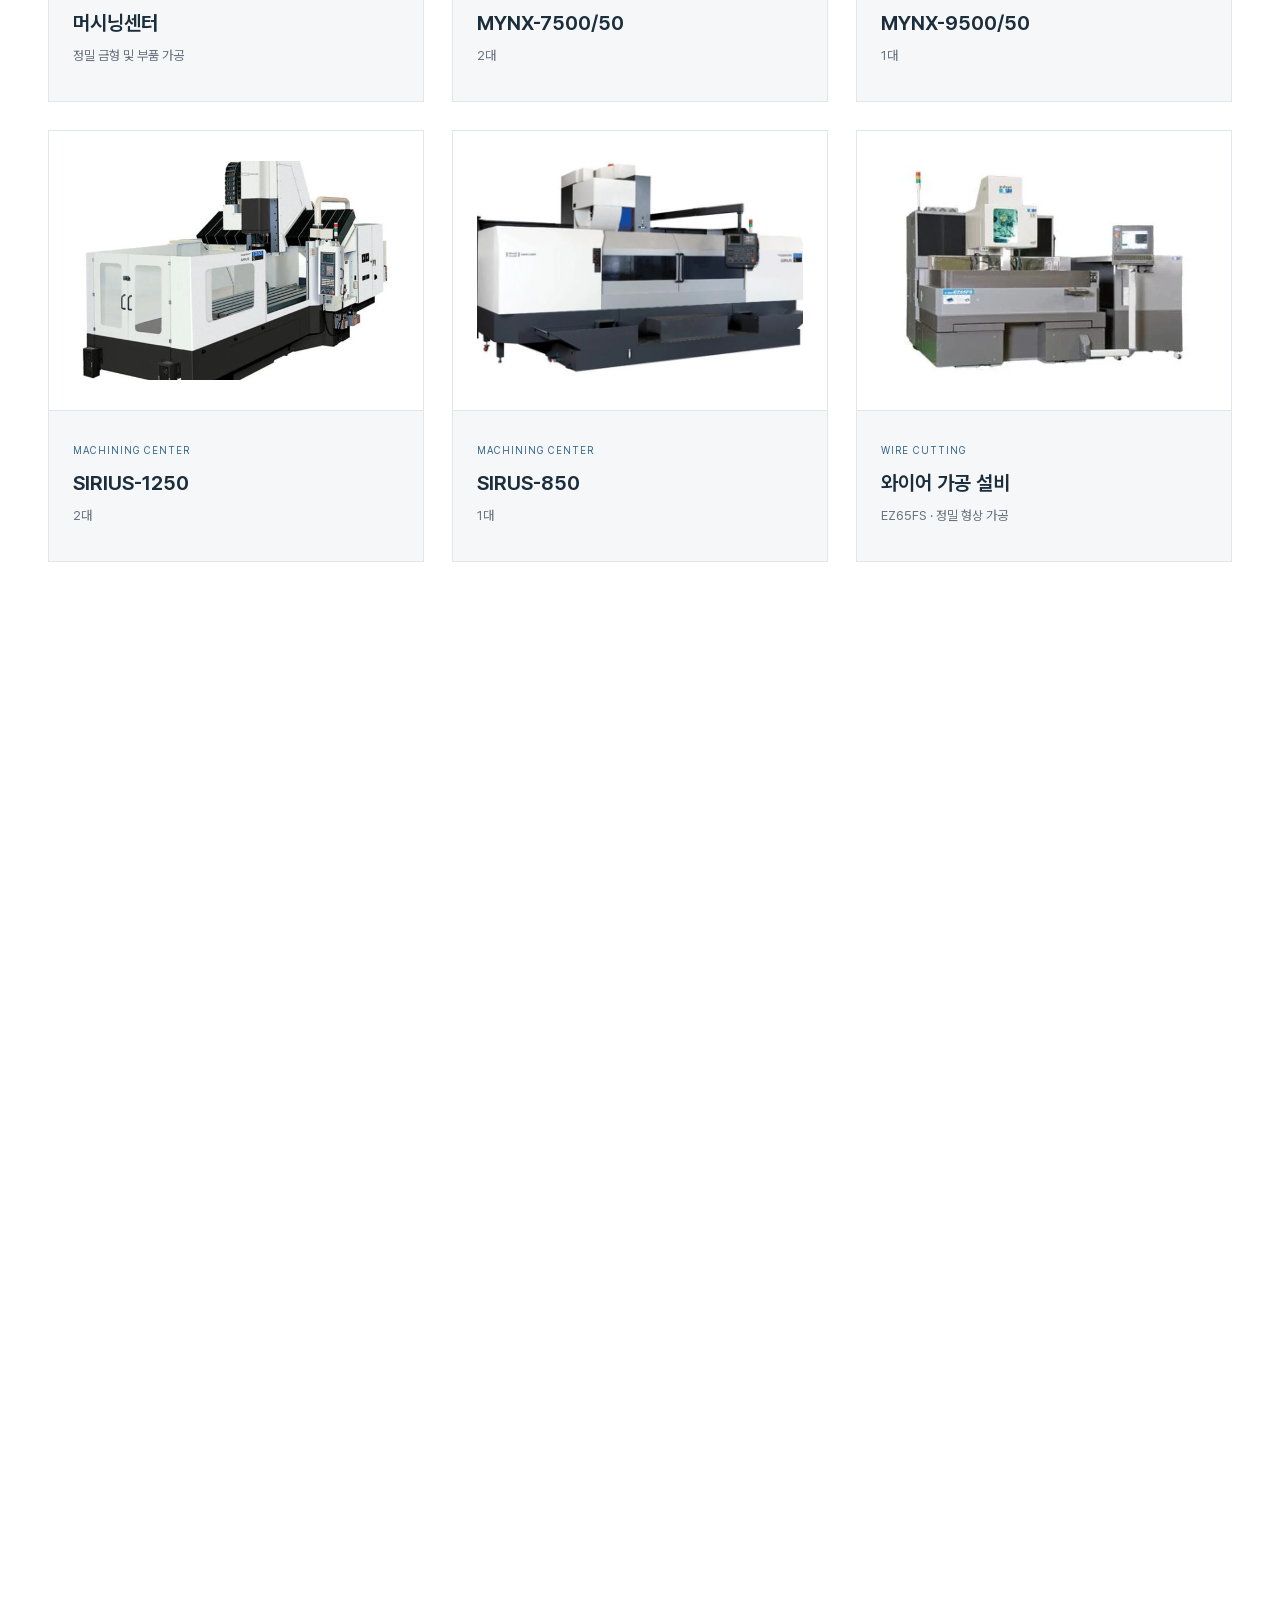
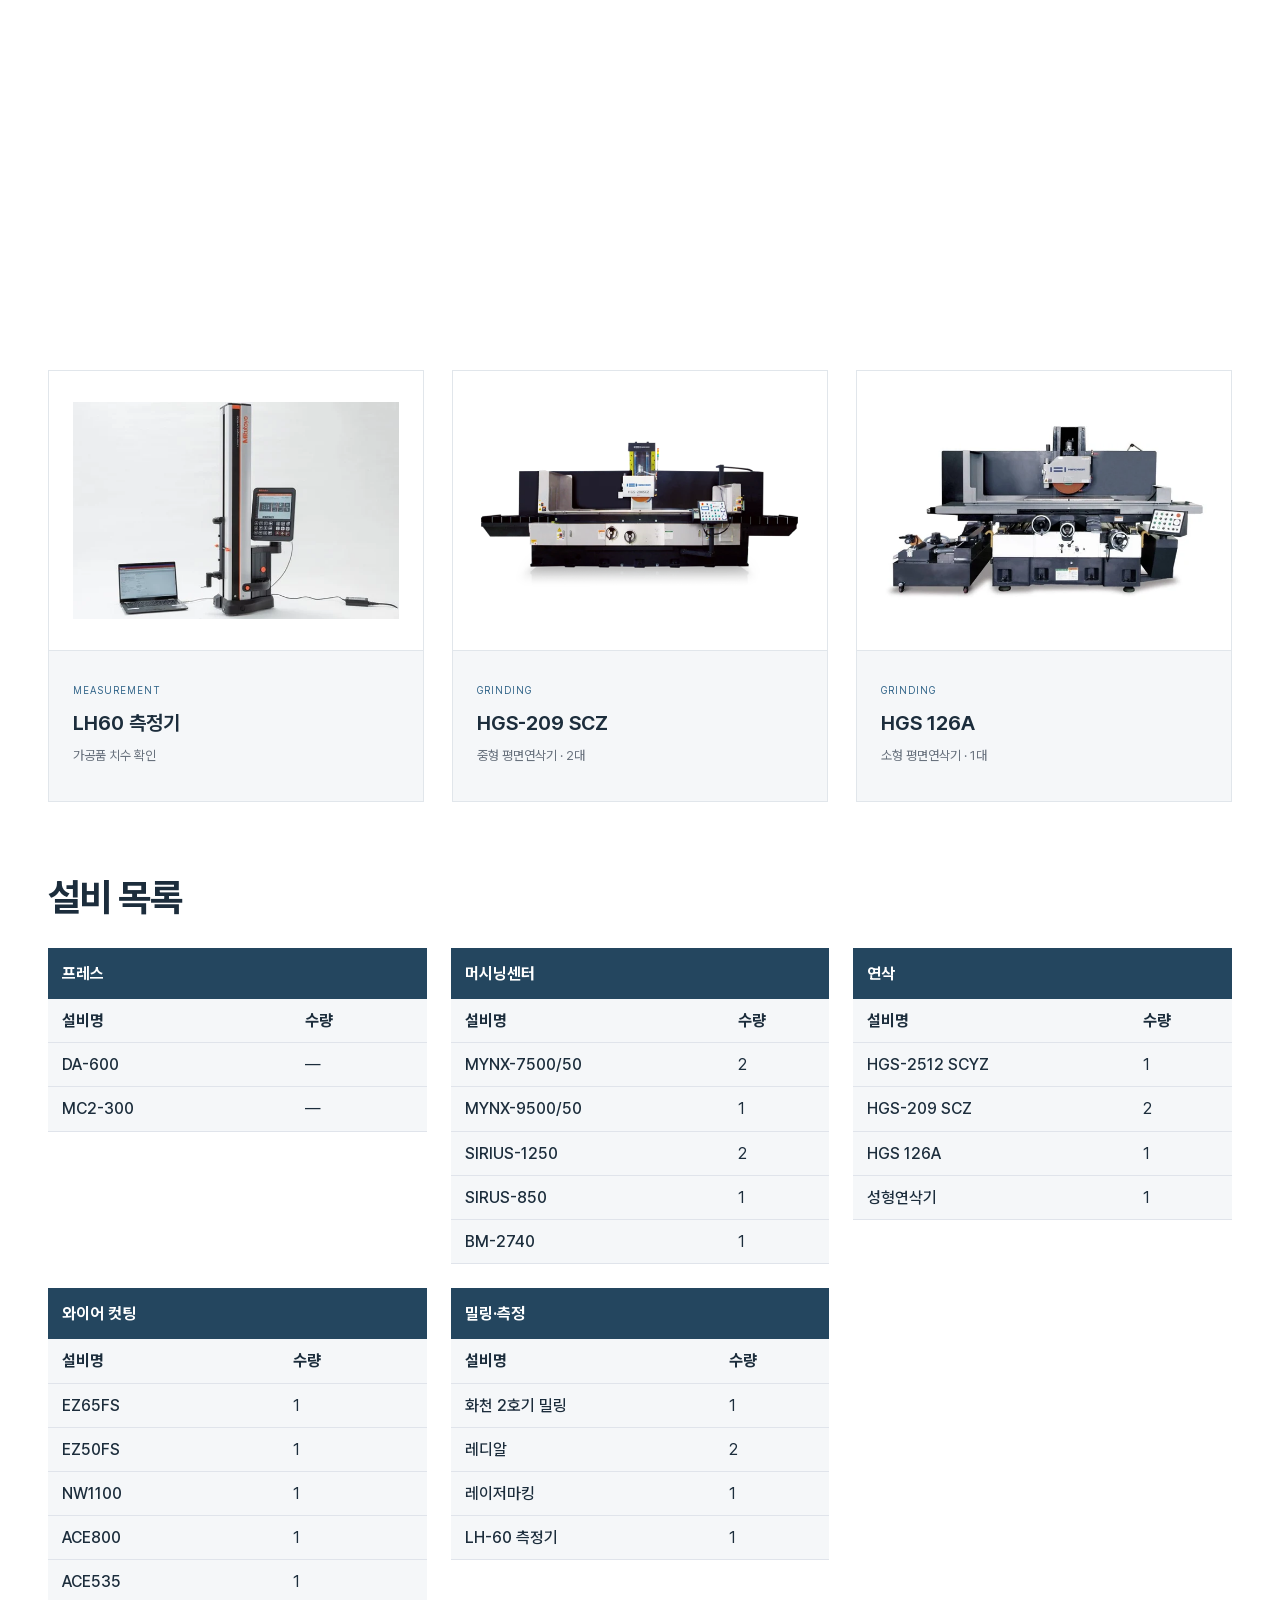
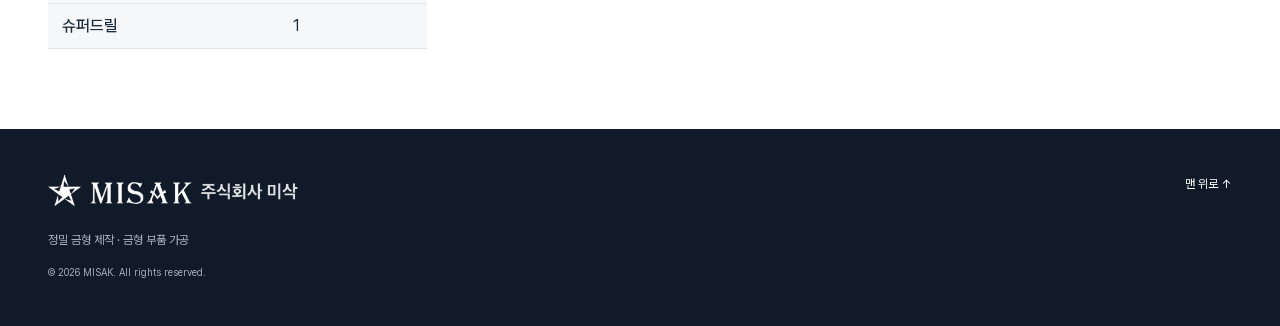
<file: equipment.html>
<!doctype html><html lang="ko"><head><meta charset="UTF-8"><meta name="viewport" content="width=device-width,initial-scale=1"><meta name="description" content="미삭의 전자·자동차·태양광 금형 제작과 정밀 부품 가공 기술을 소개합니다."><meta name="theme-color" content="#102e39"><title>보유 설비 | 주식회사 미삭</title><link rel="stylesheet" href="style.css?v=20261106-misak-review"><script src="script.js?v=process-sequence-slower" defer></script></head><body class="inner-page">
<a href="#main" class="skip">본문 바로가기</a><header><a href="index.html" class="brand" aria-label="미삭 홈"><img class="official-logo" src="assets/misak-logo.png" alt="MISAK 주식회사 미삭"></a><button class="menu-toggle" aria-expanded="false" aria-controls="nav">메뉴 <span>☰</span></button><nav id="nav" aria-label="주요 메뉴"><details class="nav-company"><summary>회사소개</summary><div><a href="company.html#company-profile">회사 개요</a><a href="company.html#greeting">CEO 인사말</a><a href="company.html#history">회사연혁</a><a href="company.html#organization">조직도</a></div></details><a href="business.html">사업분야</a><details class="nav-company nav-equipment"><summary>보유 설비</summary><div><a href="equipment.html?category=all#equipment">전체 설비</a><a href="equipment.html?category=press#equipment">프레스</a><a href="equipment.html?category=cnc#equipment">머시닝센터</a><a href="equipment.html?category=precision#equipment">정밀 가공·측정</a></div></details><a href="process.html">제작공정</a><a href="certificates.html">인증현황</a><a href="location.html">오시는 길</a><a href="index.html#contact" class="nav-cta">제작 문의 ↗</a></nav></header><main id="main" class="inner-main"><div class="page-heading photo-heading" style="--heading-image:url('assets/hero.webp');--heading-position:center 48%"><div class="wrap"><p>FACILITIES</p><h1>보유 설비</h1><span>HOME / 보유 설비</span></div></div><nav class="equipment-tabs equipment-subnav" role="group" aria-label="설비 종류 선택"><button class="selected" data-category="all" aria-pressed="true">전체 설비</button><button data-category="press" aria-pressed="false">프레스</button><button data-category="cnc" aria-pressed="false">머시닝센터</button><button data-category="precision" aria-pressed="false">정밀 가공·측정</button></nav><section id="equipment" class="section wrap"><div class="section-head"><div><p class="eyebrow">OUR FACILITIES</p><h2>정밀함을 뒷받침하는<br>생산 인프라.</h2></div><p class="description">프레스, 머시닝센터, 연삭 및 와이어 가공.<br>공정에 맞는 설비로 제작의 완성도를 높입니다.</p></div><div class="equipment-grid"><article data-type="press"><img src="assets/machine-press.webp" alt="DA-600 프레스" loading="lazy"><div><small>PRESS</small><h3>600톤 프레스</h3><p>DA-600 · 금형 시험 및 프레스 공정</p></div></article><article data-type="press"><img class="equipment-contain" src="assets/equipment-press-300.webp" alt="300톤 프레스" loading="lazy"><div><small>PRESS</small><h3>300톤 프레스</h3><p>MC2-300 · 프레스 공정</p></div></article><article data-type="cnc"><img src="assets/machine-cnc.webp" alt="BM2740 머시닝센터" loading="lazy"><div><small>MACHINING CENTER</small><h3>대형 머시닝센터</h3><p>BM2740 · 대형 금형 가공</p></div></article><article data-type="cnc"><img class="equipment-photo" src="assets/equipment-machining-work.webp" alt="머시닝센터" loading="lazy"><div><small>MACHINING CENTER</small><h3>머시닝센터</h3><p>정밀 금형 및 부품 가공</p></div></article><article data-type="cnc"><img src="assets/equipment-mynx-7500.webp" alt="MYNX-7500/50" loading="lazy"><div><small>MACHINING CENTER</small><h3>MYNX-7500/50</h3><p>2대</p></div></article><article data-type="cnc"><img src="assets/equipment-mynx-9500.webp" alt="MYNX-9500/50" loading="lazy"><div><small>MACHINING CENTER</small><h3>MYNX-9500/50</h3><p>1대</p></div></article><article data-type="cnc"><img src="assets/equipment-sirius-1250.webp" alt="SIRIUS-1250" loading="lazy"><div><small>MACHINING CENTER</small><h3>SIRIUS-1250</h3><p>2대</p></div></article><article data-type="cnc"><img src="assets/equipment-sirius-850.webp" alt="SIRUS-850" loading="lazy"><div><small>MACHINING CENTER</small><h3>SIRUS-850</h3><p>1대</p></div></article><article data-type="precision"><img src="assets/machine-wire.webp" alt="EZ65FS 와이어 가공 설비" loading="lazy"><div><small>WIRE CUTTING</small><h3>와이어 가공 설비</h3><p>EZ65FS · 정밀 형상 가공</p></div></article><article data-type="precision"><img src="assets/machine-grinding.webp" alt="HGS2512 평면 연삭 설비" loading="lazy"><div><small>GRINDING</small><h3>평면 연삭 설비</h3><p>HGS2512 · 정밀 연삭 가공</p></div></article><article data-type="precision"><img class="equipment-photo" src="assets/equipment-wire-work.webp" alt="와이어 가공" loading="lazy"><div><small>WIRE CUTTING</small><h3>와이어 가공</h3><p>정밀 형상 가공 작업</p></div></article><article data-type="precision"><img class="equipment-contain" src="assets/equipment-wire-ez50fs.webp" alt="EZ50FS 와이어" loading="lazy"><div><small>WIRE CUTTING</small><h3>EZ50FS 와이어</h3><p>와이어 컷팅 설비</p></div></article><article data-type="precision"><img class="equipment-photo" src="assets/equipment-grinding-work.webp" alt="연삭 가공" loading="lazy"><div><small>GRINDING</small><h3>연삭 가공</h3><p>금형 부품 표면 및 정밀 마감</p></div></article><article data-type="precision"><img class="equipment-contain" src="assets/equipment-form-grinder.webp" alt="성형연마기" loading="lazy"><div><small>FORM GRINDING</small><h3>성형연마기</h3><p>정밀 성형 연마</p></div></article><article data-type="precision"><img class="equipment-photo" src="assets/equipment-milling-work.webp" alt="밀링 가공" loading="lazy"><div><small>MILLING</small><h3>밀링 가공</h3><p>금형 부품 형상 가공</p></div></article><article data-type="precision"><img class="equipment-contain" src="assets/equipment-milling-machine.webp" alt="밀링 설비" loading="lazy"><div><small>MILLING MACHINE</small><h3>밀링 설비</h3><p>금형 부품 밀링 가공</p></div></article><article data-type="precision"><img class="equipment-contain" src="assets/equipment-radial-drill.webp" alt="래디얼 드릴" loading="lazy"><div><small>RADIAL DRILL</small><h3>래디얼 드릴</h3><p>드릴링 가공 설비</p></div></article><article data-type="precision"><img class="equipment-contain" src="assets/equipment-super-drill.webp" alt="슈퍼드릴" loading="lazy"><div><small>SUPER DRILL</small><h3>슈퍼드릴</h3><p>미세 홀 가공 설비</p></div></article><article data-type="precision"><img class="equipment-contain" src="assets/equipment-measure-lh60.webp" alt="LH60 측정기" loading="lazy"><div><small>MEASUREMENT</small><h3>LH60 측정기</h3><p>가공품 치수 확인</p></div></article><article data-type="precision"><img src="assets/equipment-hgs-209.webp" alt="HGS-209 SCZ" loading="lazy"><div><small>GRINDING</small><h3>HGS-209 SCZ</h3><p>중형 평면연삭기 · 2대</p></div></article><article data-type="precision"><img src="assets/equipment-hgs-126a.webp" alt="HGS 126A" loading="lazy"><div><small>GRINDING</small><h3>HGS 126A</h3><p>소형 평면연삭기 · 1대</p></div></article></div><section class="equipment-inventory" aria-labelledby="equipment-inventory-title"><h2 id="equipment-inventory-title">설비 목록</h2><div class="inventory-grid"><table><caption>프레스</caption><thead><tr><th scope="col">설비명</th><th scope="col">수량</th></tr></thead><tbody><tr><th scope="row">DA-600</th><td>—</td></tr><tr><th scope="row">MC2-300</th><td>—</td></tr></tbody></table><table><caption>머시닝센터</caption><thead><tr><th scope="col">설비명</th><th scope="col">수량</th></tr></thead><tbody><tr><th scope="row">MYNX-7500/50</th><td>2</td></tr><tr><th scope="row">MYNX-9500/50</th><td>1</td></tr><tr><th scope="row">SIRIUS-1250</th><td>2</td></tr><tr><th scope="row">SIRUS-850</th><td>1</td></tr><tr><th scope="row">BM-2740</th><td>1</td></tr></tbody></table><table><caption>연삭</caption><thead><tr><th scope="col">설비명</th><th scope="col">수량</th></tr></thead><tbody><tr><th scope="row">HGS-2512 SCYZ</th><td>1</td></tr><tr><th scope="row">HGS-209 SCZ</th><td>2</td></tr><tr><th scope="row">HGS 126A</th><td>1</td></tr><tr><th scope="row">성형연삭기</th><td>1</td></tr></tbody></table><table><caption>와이어 컷팅</caption><thead><tr><th scope="col">설비명</th><th scope="col">수량</th></tr></thead><tbody><tr><th scope="row">EZ65FS</th><td>1</td></tr><tr><th scope="row">EZ50FS</th><td>1</td></tr><tr><th scope="row">NW1100</th><td>1</td></tr><tr><th scope="row">ACE800</th><td>1</td></tr><tr><th scope="row">ACE535</th><td>1</td></tr><tr><th scope="row">슈퍼드릴</th><td>1</td></tr></tbody></table><table><caption>밀링·측정</caption><thead><tr><th scope="col">설비명</th><th scope="col">수량</th></tr></thead><tbody><tr><th scope="row">화천 2호기 밀링</th><td>1</td></tr><tr><th scope="row">레디알</th><td>2</td></tr><tr><th scope="row">레이저마킹</th><td>1</td></tr><tr><th scope="row">LH-60 측정기</th><td>1</td></tr></tbody></table></div></section></section></main><footer class="wrap"><a href="index.html" class="footer-brand" aria-label="미삭 홈"><img src="assets/misak-logo.png" alt="MISAK 주식회사 미삭"></a><p>정밀 금형 제작 · 금형 부품 가공</p><small>© 2026 MISAK. All rights reserved.</small><a href="index.html" class="top-link">맨 위로 ↑</a></footer>
<dialog class="image-dialog"><button class="dialog-close" aria-label="사진 닫기">닫기 ×</button><img alt=""><p></p></dialog>
</body></html>
</file>
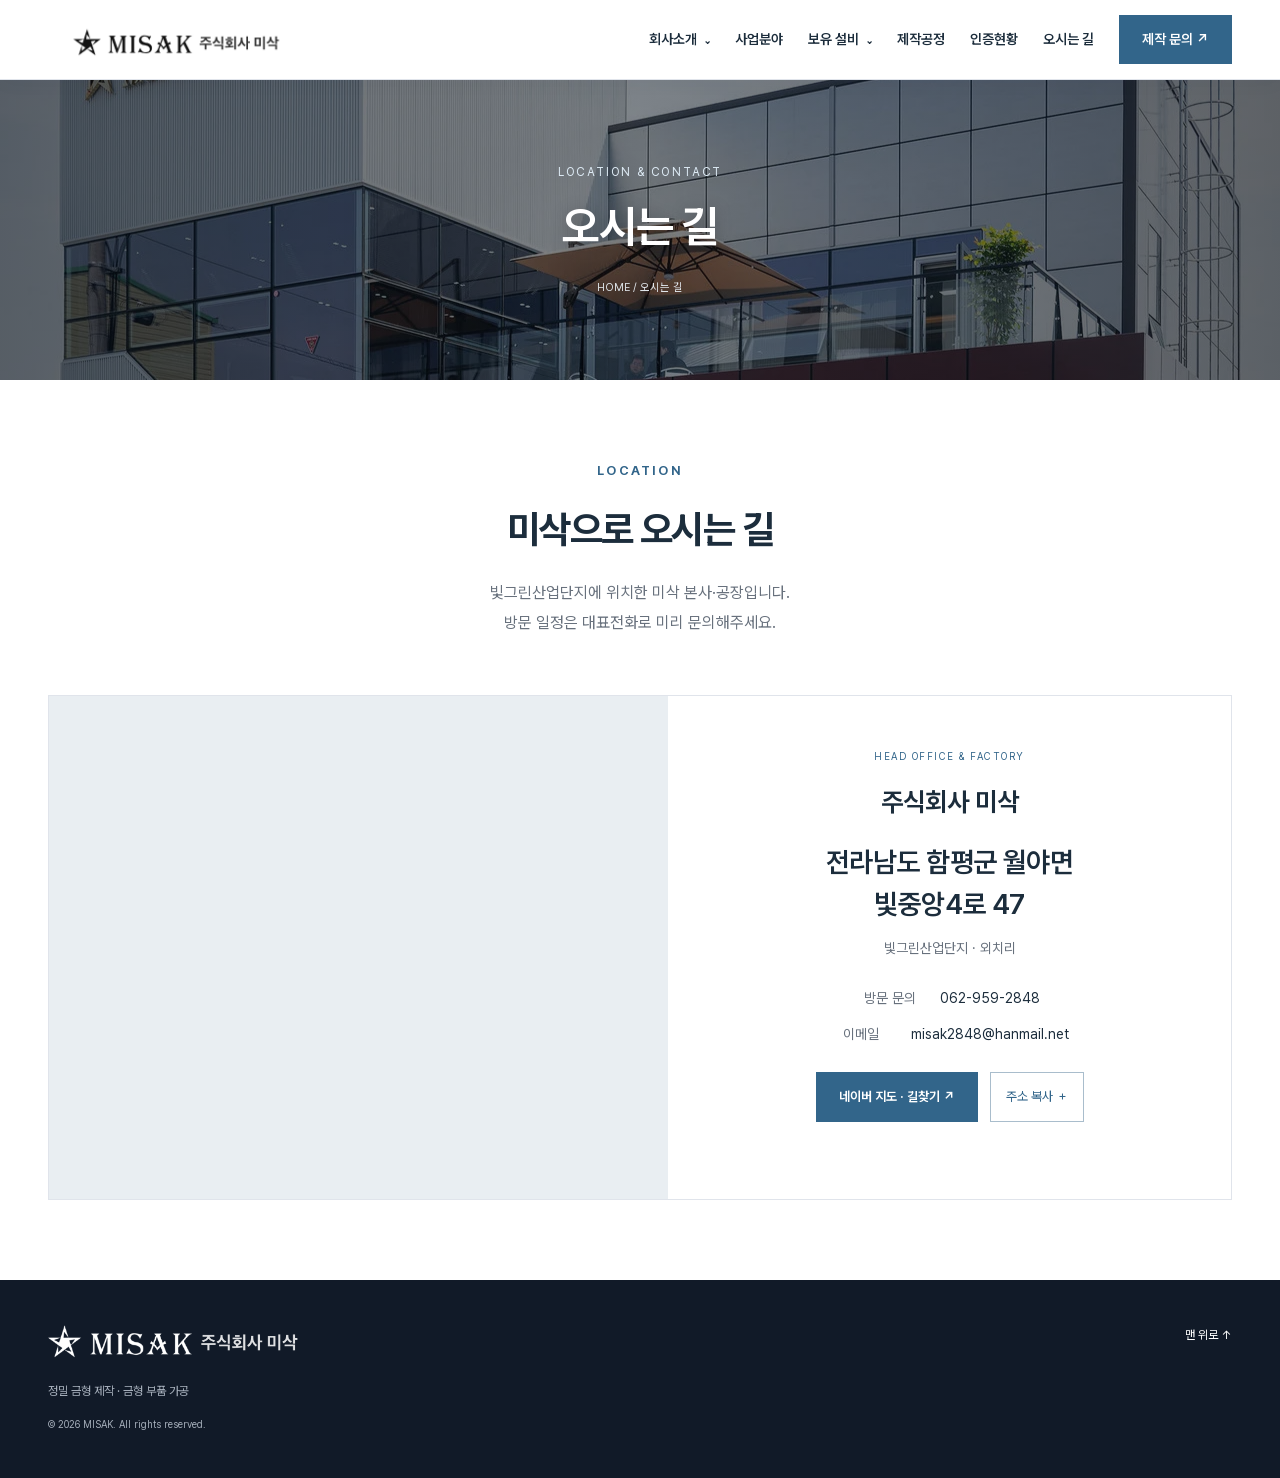
<file: location.html>
<!doctype html><html lang="ko"><head><meta charset="UTF-8"><meta name="viewport" content="width=device-width,initial-scale=1"><meta name="description" content="미삭의 전자·자동차·태양광 금형 제작과 정밀 부품 가공 기술을 소개합니다."><meta name="theme-color" content="#102e39"><title>오시는 길 | 주식회사 미삭</title><link rel="stylesheet" href="style.css?v=20261106-misak-review"><script src="script.js?v=process-sequence-slower" defer></script></head><body class="inner-page">
<a href="#main" class="skip">본문 바로가기</a><header><a href="index.html" class="brand" aria-label="미삭 홈"><img class="official-logo" src="assets/misak-logo.png" alt="MISAK 주식회사 미삭"></a><button class="menu-toggle" aria-expanded="false" aria-controls="nav">메뉴 <span>☰</span></button><nav id="nav" aria-label="주요 메뉴"><details class="nav-company"><summary>회사소개</summary><div><a href="company.html#company-profile">회사 개요</a><a href="company.html#greeting">CEO 인사말</a><a href="company.html#history">회사연혁</a><a href="company.html#organization">조직도</a></div></details><a href="business.html">사업분야</a><details class="nav-company nav-equipment"><summary>보유 설비</summary><div><a href="equipment.html?category=all#equipment">전체 설비</a><a href="equipment.html?category=press#equipment">프레스</a><a href="equipment.html?category=cnc#equipment">머시닝센터</a><a href="equipment.html?category=precision#equipment">정밀 가공·측정</a></div></details><a href="process.html">제작공정</a><a href="certificates.html">인증현황</a><a href="location.html">오시는 길</a><a href="index.html#contact" class="nav-cta">제작 문의 ↗</a></nav></header><main id="main" class="inner-main"><div class="page-heading photo-heading" style="--heading-image:url('assets/office.webp');--heading-position:center 40%"><div class="wrap"><p>LOCATION & CONTACT</p><h1>오시는 길</h1><span>HOME / 오시는 길</span></div></div><section id="location" class="section location"><div class="wrap"><div class="section-head"><div><p class="eyebrow">LOCATION</p><h2>미삭으로 오시는 길</h2></div><p class="description">빛그린산업단지에 위치한 미삭 본사·공장입니다.<br>방문 일정은 대표전화로 미리 문의해주세요.</p></div><div class="location-grid"><div class="embedded-location-map"><iframe src="https://www.google.com/maps?q=35.1731054,126.6663047&amp;z=16&amp;output=embed" title="주식회사 미삭 위치 지도" loading="lazy" allowfullscreen referrerpolicy="no-referrer-when-downgrade"></iframe></div><div class="location-info"><span class="location-tag">HEAD OFFICE & FACTORY</span><h3>주식회사 미삭</h3><p class="street">전라남도 함평군 월야면<br>빛중앙4로 47</p><p class="location-sub">빛그린산업단지 · 외치리</p><dl><div><dt>방문 문의</dt><dd><a href="tel:0629592848">062-959-2848</a></dd></div><div><dt>이메일</dt><dd><a href="mailto:misak2848@hanmail.net">misak2848@hanmail.net</a></dd></div></dl><div class="location-actions"><a class="button map-button" href="https://map.naver.com/p/entry/place/32274920" target="_blank" rel="noopener noreferrer">네이버 지도 · 길찾기 ↗</a><button class="copy-address">주소 복사 ＋</button></div><p class="address-status" role="status" aria-live="polite"></p></div></div></div></section></main><footer class="wrap"><a href="index.html" class="footer-brand" aria-label="미삭 홈"><img src="assets/misak-logo.png" alt="MISAK 주식회사 미삭"></a><p>정밀 금형 제작 · 금형 부품 가공</p><small>© 2026 MISAK. All rights reserved.</small><a href="index.html" class="top-link">맨 위로 ↑</a></footer>
<dialog class="image-dialog"><button class="dialog-close" aria-label="사진 닫기">닫기 ×</button><img alt=""><p></p></dialog>
</body></html>
</file>
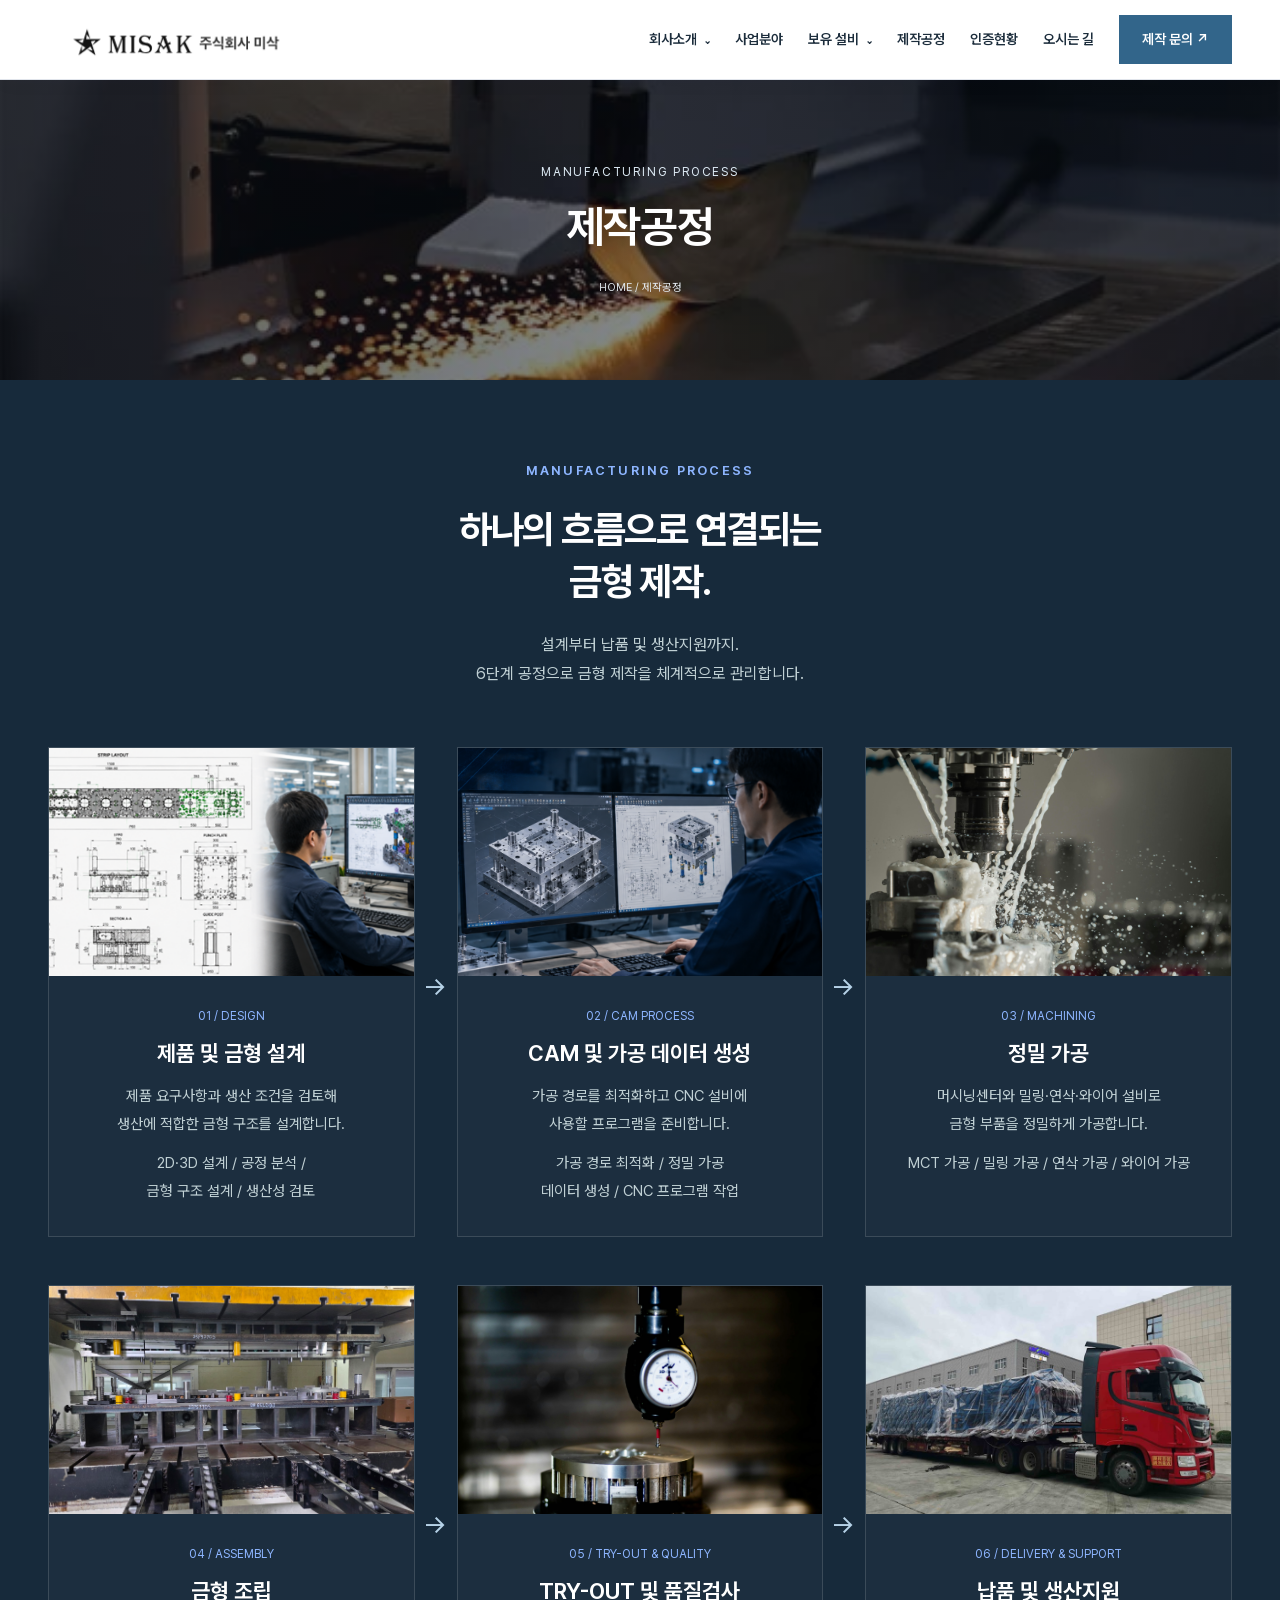
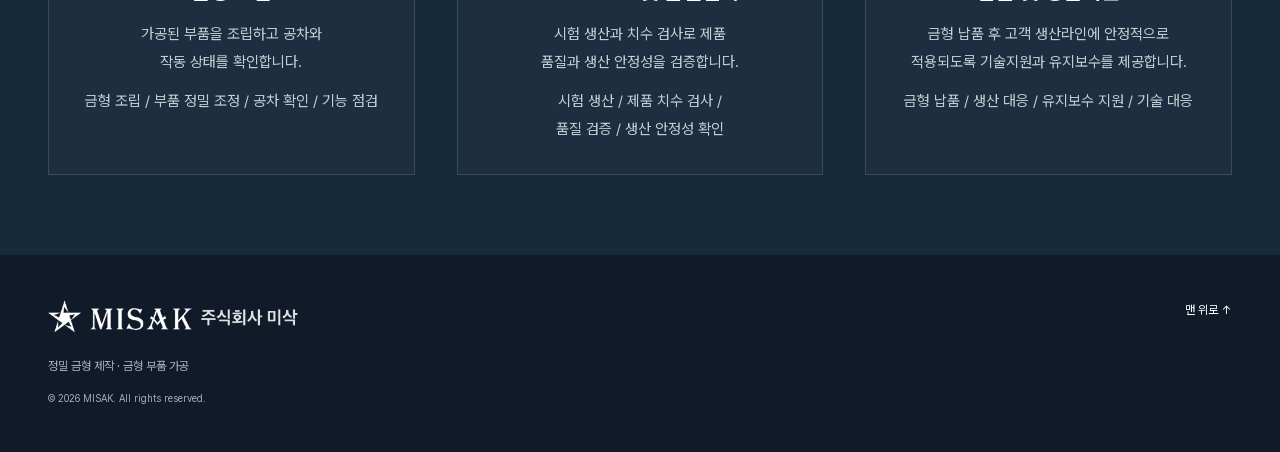
<file: process.html>
<!doctype html><html lang="ko"><head><meta charset="UTF-8"><meta name="viewport" content="width=device-width,initial-scale=1"><meta name="description" content="미삭의 전자·자동차·태양광 금형 제작과 정밀 부품 가공 기술을 소개합니다."><meta name="theme-color" content="#102e39"><title>제작공정 | 주식회사 미삭</title><link rel="stylesheet" href="style.css?v=20261106-misak-review"><script src="script.js?v=process-sequence-slower" defer></script><style>
.process-summary .process-step-copy p { word-break: keep-all; text-wrap: balance; }
</style>
</head><body class="inner-page">
<a href="#main" class="skip">본문 바로가기</a><header><a href="index.html" class="brand" aria-label="미삭 홈"><img class="official-logo" src="assets/misak-logo.png" alt="MISAK 주식회사 미삭"></a><button class="menu-toggle" aria-expanded="false" aria-controls="nav">메뉴 <span>☰</span></button><nav id="nav" aria-label="주요 메뉴"><details class="nav-company"><summary>회사소개</summary><div><a href="company.html#company-profile">회사 개요</a><a href="company.html#greeting">CEO 인사말</a><a href="company.html#history">회사연혁</a><a href="company.html#organization">조직도</a></div></details><a href="business.html">사업분야</a><details class="nav-company nav-equipment"><summary>보유 설비</summary><div><a href="equipment.html?category=all#equipment">전체 설비</a><a href="equipment.html?category=press#equipment">프레스</a><a href="equipment.html?category=cnc#equipment">머시닝센터</a><a href="equipment.html?category=precision#equipment">정밀 가공·측정</a></div></details><a href="process.html">제작공정</a><a href="certificates.html">인증현황</a><a href="location.html">오시는 길</a><a href="index.html#contact" class="nav-cta">제작 문의 ↗</a></nav></header><main id="main" class="inner-main"><div class="page-heading photo-heading" style="--heading-image:url('assets/equipment-grinding-work.webp');--heading-position:center 55%"><div class="wrap"><p>MANUFACTURING PROCESS</p><h1>제작공정</h1><span>HOME / 제작공정</span></div></div><section id="process" class="section process"><div class="wrap"><div class="section-head"><div><p class="eyebrow">MANUFACTURING PROCESS</p><h2>하나의 흐름으로 연결되는<br>금형 제작.</h2></div><p class="description">설계부터 납품 및 생산지원까지.<br>6단계 공정으로 금형 제작을 체계적으로 관리합니다.</p></div><ol class="steps process-summary"><li><figure class="process-step-image"><img src="assets/official-process-01.png" alt="제품 및 금형 설계" loading="lazy"></figure><div class="process-step-copy"><span>01 / DESIGN</span><h3>제품 및 금형 설계</h3><p>제품 요구사항과 생산 조건을 검토해 생산에 적합한 금형 구조를 설계합니다.</p><p style="margin-top:12px">2D·3D 설계 / 공정 분석 / 금형 구조 설계 / 생산성 검토</p></div></li><li><figure class="process-step-image"><img src="assets/official-process-02.png" alt="CAM 및 가공 데이터 생성" loading="lazy"></figure><div class="process-step-copy"><span>02 / CAM PROCESS</span><h3>CAM 및 가공 데이터 생성</h3><p>가공 경로를 최적화하고 CNC 설비에 사용할 프로그램을 준비합니다.</p><p style="margin-top:12px">가공 경로 최적화 / 정밀 가공 데이터 생성 / CNC 프로그램 작업</p></div></li><li><figure class="process-step-image"><img src="assets/official-process-03.jpeg" alt="정밀 가공" loading="lazy"></figure><div class="process-step-copy"><span>03 / MACHINING</span><h3>정밀 가공</h3><p>머시닝센터와 밀링·연삭·와이어 설비로 금형 부품을 정밀하게 가공합니다.</p><p style="margin-top:12px">MCT 가공 / 밀링 가공 / 연삭 가공 / 와이어 가공</p></div></li><li><figure class="process-step-image"><img src="assets/official-process-04.jpg" alt="금형 조립" loading="lazy"></figure><div class="process-step-copy"><span>04 / ASSEMBLY</span><h3>금형 조립</h3><p>가공된 부품을 조립하고 공차와 작동 상태를 확인합니다.</p><p style="margin-top:12px">금형 조립 / 부품 정밀 조정 / 공차 확인 / 기능 점검</p></div></li><li><figure class="process-step-image"><img src="assets/official-process-05.jpg" alt="TRY-OUT 및 품질검사" loading="lazy"></figure><div class="process-step-copy"><span>05 / TRY-OUT &amp; QUALITY</span><h3>TRY-OUT 및 품질검사</h3><p>시험 생산과 치수 검사로 제품 품질과 생산 안정성을 검증합니다.</p><p style="margin-top:12px">시험 생산 / 제품 치수 검사 / 품질 검증 / 생산 안정성 확인</p></div></li><li><figure class="process-step-image"><img src="assets/official-process-06.jpeg" alt="납품 및 생산지원" loading="lazy"></figure><div class="process-step-copy"><span>06 / DELIVERY &amp; SUPPORT</span><h3>납품 및 생산지원</h3><p>금형 납품 후 고객 생산라인에 안정적으로 적용되도록 기술지원과 유지보수를 제공합니다.</p><p style="margin-top:12px">금형 납품 / 생산 대응 / 유지보수 지원 / 기술 대응</p></div></li></ol></div></section></main><footer class="wrap"><a href="index.html" class="footer-brand" aria-label="미삭 홈"><img src="assets/misak-logo.png" alt="MISAK 주식회사 미삭"></a><p>정밀 금형 제작 · 금형 부품 가공</p><small>© 2026 MISAK. All rights reserved.</small><a href="index.html" class="top-link">맨 위로 ↑</a></footer>
<dialog class="image-dialog"><button class="dialog-close" aria-label="사진 닫기">닫기 ×</button><img alt=""><p></p></dialog>
</body></html>
</file>
<file: style.css>
@font-face{font-family:Pretendard;src:url('assets/PretendardVariable.woff2') format('woff2');font-weight:100 900;font-display:swap}
:root{--ink:#132f39;--muted:#60717a;--teal:#176d65;--lime:#dcf37e;--line:#dce3e3;--pale:#f2f6f4;--wrap:1280px}*{box-sizing:border-box}html{scroll-behavior:smooth;scroll-padding-top:100px}body{margin:0;font:400 16px/1.7 Pretendard,sans-serif;color:var(--ink);background:#fff}button,a{-webkit-tap-highlight-color:transparent}button{font:inherit;cursor:pointer}a{color:inherit;text-underline-offset:5px}img{display:block;width:100%;height:auto}h1,h2,h3,p,figure{margin:0}h1,h2,h3{word-break:keep-all}h2{font-size:clamp(30px,3vw,44px);line-height:1.35;letter-spacing:-.04em;font-weight:650}h3{font-weight:650;line-height:1.45}button:focus-visible,a:focus-visible{outline:3px solid #9dbd43;outline-offset:5px}.wrap{width:min(var(--wrap),calc(100% - 96px));margin-inline:auto}.skip{position:fixed;left:20px;top:-80px;z-index:100;background:white;padding:12px}.skip:focus{top:12px}header{height:92px;display:flex;justify-content:space-between;align-items:center;padding:0 48px;position:sticky;top:0;z-index:30;background:#fff;border-bottom:1px solid #e6ebea}.brand{display:flex;gap:10px;align-items:center;text-decoration:none;font-weight:800;letter-spacing:.04em;font-size:27px;line-height:1}.brand-mark{color:var(--teal);font-size:40px;font-weight:900;letter-spacing:-8px;margin-right:6px;transform:skew(-12deg)}.brand small{font-size:10px;letter-spacing:.14em;display:block;margin-top:7px;font-weight:500}nav{display:flex;align-items:center;gap:28px}nav a{font-size:14px;font-weight:600;text-decoration:none;padding-block:14px}nav a[aria-current],nav a:hover{color:var(--teal)}nav .nav-cta{background:var(--ink);color:#fff;padding:12px 22px;border-radius:3px}nav .nav-cta:hover{color:var(--lime)}.menu-toggle{display:none}.hero{min-height:660px;position:relative;isolation:isolate;color:white;display:flex;align-items:center}.hero>img{position:absolute;inset:0;height:100%;object-fit:cover;z-index:-2;object-position:center 45%}.hero-shade{position:absolute;inset:0;z-index:-1;background:linear-gradient(90deg,rgba(5,27,34,.92),rgba(6,33,38,.72) 40%,rgba(8,33,38,.1) 100%)}.hero-inner{padding-top:65px;padding-bottom:34px}.eyebrow{font-size:12px;letter-spacing:.14em;color:var(--teal);font-weight:650;margin-bottom:22px}.hero .eyebrow{color:var(--lime)}h1{font-size:clamp(42px,4.7vw,68px);line-height:1.22;letter-spacing:-.04em;font-weight:650}.hero-description{font-size:18px;line-height:1.85;color:#d8e4e4;margin-top:27px}.actions{display:flex;align-items:center;gap:30px;margin-top:36px}.button{border:1px solid var(--lime);background:var(--lime);color:var(--ink);display:inline-flex;align-items:center;justify-content:space-between;gap:30px;padding:13px 22px;min-height:50px;font-size:14px;font-weight:650;text-decoration:none;border-radius:3px;transition:background .2s,transform .2s}.button:hover{background:#e9ffa1;transform:translateY(-2px)}.text-link{font-size:14px;text-decoration:none}.hero-bottom{border-top:1px solid #ffffff35;margin-top:85px;padding-top:22px;display:flex;justify-content:space-between;font-size:10px;letter-spacing:.1em;color:#d9e7e7}.hero-bottom a{text-decoration:none}.intro-strip{display:grid;grid-template-columns:1.2fr 1fr 1fr 1fr;gap:24px;padding-block:40px;border-bottom:1px solid var(--line);align-items:center}.intro-strip p{font-size:19px;line-height:1.6}.intro-strip>div{border-left:1px solid var(--line);padding-left:30px}.intro-strip span{display:block;font-size:10px;letter-spacing:.08em;color:var(--muted);margin-bottom:8px}.intro-strip b{font-size:17px;font-weight:600}.section{padding-block:105px;scroll-margin-top:0}.section-head{display:flex;justify-content:space-between;align-items:end;gap:48px;margin-bottom:48px}.description{font-size:16px;line-height:1.85;color:var(--muted);max-width:420px}.about-grid{display:grid;grid-template-columns:1.1fr 1fr;gap:80px;align-items:center}.factory-image{position:relative}.factory-image img{height:425px;object-fit:cover}.factory-image figcaption{position:absolute;bottom:18px;left:20px;color:white;background:#17313dcc;padding:5px 13px;font-size:12px}.about-copy h3{font-size:28px;letter-spacing:-.03em;margin-bottom:24px}.about-copy>p{color:var(--muted);margin-top:16px;font-size:15px}.facts{display:grid;grid-template-columns:1fr 1.15fr;gap:24px;border-top:1px solid var(--line);padding-top:22px;margin:28px 0 0}.facts dt{font-size:12px;color:var(--muted)}.facts dd{margin:5px 0 0;font-size:34px;font-weight:650;line-height:1.3}.facts dd span{display:block;font-size:12px;font-weight:400;color:var(--muted);margin-top:8px}.tinted{background:var(--pale)}.product-grid{display:grid;grid-template-columns:repeat(3,minmax(0,1fr));gap:24px}.product{background:#fff}.image-button{width:100%;border:0;padding:0;background:#f7f8f7;position:relative;overflow:hidden}.image-button img{height:260px;object-fit:contain;transition:transform .4s}.image-button:hover img{transform:scale(1.04)}.image-button>span{position:absolute;bottom:14px;right:14px;width:35px;height:35px;display:grid;place-items:center;background:white;border-radius:50%}.product>div{padding:28px}.index{font-size:10px;letter-spacing:.1em;color:var(--teal);font-weight:600}.product h3{font-size:23px;margin:10px 0 14px}.product p{font-size:15px;color:var(--muted)}.business-note{margin-top:32px;border-top:1px solid #d2ded8;padding-top:25px;display:flex;align-items:center;gap:26px;font-size:13px}.business-note>span{font-size:10px;letter-spacing:.08em;color:var(--teal)}.business-note>a{margin-left:auto;white-space:nowrap}.equipment-tabs{display:flex;gap:10px;margin-bottom:28px;flex-wrap:wrap}.equipment-tabs button{min-height:44px;border:1px solid var(--line);background:#fff;color:var(--muted);padding:8px 20px;border-radius:2px;font-size:14px}.equipment-tabs button.selected{background:var(--ink);color:white;border-color:var(--ink)}.equipment-grid{display:grid;grid-template-columns:repeat(3,minmax(0,1fr));gap:24px}.equipment-grid article{border:1px solid var(--line)}.equipment-grid article[hidden]{display:none}.equipment-grid img{height:235px;object-fit:contain;padding:22px;background:#f9faf9}.equipment-grid article>div{padding:22px}.equipment-grid small{font-size:10px;letter-spacing:.1em;color:var(--teal)}.equipment-grid h3{font-size:20px;margin:7px 0}.equipment-grid p{color:var(--muted);font-size:13px}.equipment-caption{margin-top:26px;color:var(--muted);font-size:14px}.process{background:var(--ink);color:white}.process .eyebrow{color:var(--lime)}.process .description{color:#c0d0d4}.process-photos{display:grid;grid-template-columns:repeat(4,minmax(0,1fr));gap:16px}.process-photos figure{position:relative}.process-photos img{height:205px;object-fit:cover}.process-photos figcaption{position:absolute;bottom:0;left:0;right:0;background:linear-gradient(transparent,#000a);padding:30px 18px 14px;font-size:14px}.steps{list-style:none;padding:0;margin:35px 0 0;display:grid;grid-template-columns:repeat(4,minmax(0,1fr))}.steps li{border-top:1px solid #ffffff35;padding:25px 22px 0 0;position:relative}.steps span{color:var(--lime);font-size:12px}.steps h3{font-size:20px;margin:10px 0}.steps p{font-size:13px;color:#c0d0d4}.cert-grid{display:grid;grid-template-columns:repeat(3,minmax(0,1fr));gap:24px}.cert-grid article{padding:35px;border:1px solid var(--line);border-top:3px solid var(--teal)}.cert-grid span{font-size:10px;color:var(--teal);letter-spacing:.1em}.cert-grid h3{font-size:32px;margin:19px 0 8px}.cert-grid p{color:var(--muted);font-size:15px}.recognition{padding:28px 0 0;display:flex;gap:26px;flex-wrap:wrap;font-size:13px;color:var(--muted)}.recognition b{color:var(--ink)}.contact{background:var(--pale)}.contact-grid{display:grid;grid-template-columns:1fr 1fr;gap:100px}.contact h2{margin-bottom:26px}.contact p{font-size:15px;color:var(--muted)}.contact-phone{display:block;font-size:clamp(28px,3vw,42px);letter-spacing:-.025em;text-decoration:none;margin:25px 0;font-weight:600}.outline{background:transparent;border-color:#a3b4ad;min-width:185px}.outline:hover{background:#e5eeea}.copy-status{min-height:26px;margin-top:12px}.address-card{background:white;display:grid;grid-template-columns:42% 58%}.address-card>img{height:100%;object-fit:cover}.address-card>div{padding:30px}.address-card span{font-size:10px;letter-spacing:.1em;color:var(--teal)}.address-card h3{font-size:22px;margin:10px 0 16px}.address-card p{font-size:14px}.address-card dl{margin:23px 0;font-size:12px}.address-card dl>div{display:flex;gap:15px;margin-top:7px}.address-card dt{color:var(--muted);min-width:35px}.address-card dd{margin:0}.address-card a{font-size:12px}footer{padding-block:36px;position:relative}.footer-brand{font-size:24px;font-weight:800;text-decoration:none}.footer-brand span{font-size:13px;font-weight:500;margin-left:12px}footer p{font-size:12px;color:var(--muted);margin-top:14px}footer small{display:block;font-size:10px;color:var(--muted);margin-top:22px}.top-link{position:absolute;right:0;top:45px;font-size:12px;text-decoration:none}.image-dialog{max-width:min(1000px,92vw);padding:22px;border:0;border-radius:5px;max-height:92dvh}.image-dialog::backdrop{background:#06171ce0}.image-dialog img{max-height:70dvh;object-fit:contain}.image-dialog p{font-size:15px;margin-top:15px}.dialog-close{display:block;margin:0 0 15px auto;background:white;border:1px solid var(--line);padding:7px 14px}.reveal{opacity:1;transform:none}.motion .reveal{opacity:0;transform:translateY(24px);transition:opacity .7s,transform .7s}.motion .reveal.visible{opacity:1;transform:none}
@media(min-width:1600px){.hero{min-height:740px}}@media(max-width:1100px){header{padding:0 28px;height:80px}nav{gap:17px}nav a{font-size:13px}.wrap{width:calc(100% - 64px)}.about-grid{gap:40px}.section{padding-block:80px}.contact-grid{gap:40px}.address-card{grid-template-columns:1fr}.address-card>img{height:210px}.hero{min-height:630px}.process-photos img{height:170px}}@media(max-width:850px){html{scroll-padding-top:80px}.menu-toggle{display:flex;align-items:center;gap:18px;background:white;border:1px solid var(--line);border-radius:3px;padding:8px 13px;min-height:44px;font-size:13px}nav{display:none;position:absolute;top:80px;left:0;right:0;background:#fff;border-bottom:1px solid var(--line);padding:20px 32px;flex-direction:column;align-items:stretch;gap:0;max-height:calc(100dvh - 80px);overflow:auto}nav.open{display:flex}nav a{padding:13px 4px;font-size:15px}nav .nav-cta{margin-top:10px}.section-head{align-items:start;gap:24px;flex-direction:column}.intro-strip{grid-template-columns:repeat(3,1fr);gap:20px}.intro-strip>p{grid-column:1/-1}.intro-strip>div{padding-left:16px}.about-grid{grid-template-columns:1fr 1fr;gap:30px}.factory-image img{height:410px}.about-copy h3{font-size:23px}.product-grid{gap:15px}.product>div{padding:22px 18px}.product h3{font-size:20px}.image-button img{height:200px}.business-note{align-items:start;flex-direction:column;gap:10px}.business-note>a{margin-left:0}.equipment-grid{grid-template-columns:repeat(2,minmax(0,1fr))}.process-photos,.steps{grid-template-columns:repeat(2,minmax(0,1fr));gap:24px}.process-photos img{height:215px}.cert-grid{gap:14px}.cert-grid article{padding:24px 18px}.cert-grid h3{font-size:26px}.contact-grid{grid-template-columns:1fr 1fr;gap:30px}.contact h2{font-size:30px}.contact-phone{font-size:29px}}@media(max-width:600px){header{height:72px;padding:0 20px}.brand{font-size:24px}.brand-mark{font-size:34px}.brand small{font-size:9px}nav{top:72px}.wrap{width:calc(100% - 40px)}.hero{min-height:650px;align-items:stretch}.hero-inner{padding-top:73px;padding-bottom:24px}.hero>img{object-position:65% center}.hero-shade{background:linear-gradient(90deg,#061d27e8,#07242fb0)}h1{font-size:42px;line-height:1.3}.hero .eyebrow{font-size:10px;margin-bottom:25px}.hero-description{font-size:15px;margin-top:23px}.actions{gap:20px;align-items:start;flex-direction:column;margin-top:30px}.button{padding:12px 18px}.hero-bottom{font-size:8px;margin-top:62px;gap:14px}.hero-bottom>span{max-width:140px}.section{padding-block:62px}.section-head{margin-bottom:30px}.eyebrow{font-size:10px;margin-bottom:16px}h2{font-size:30px}.description{font-size:15px}.desktop{display:none}.intro-strip{padding-block:28px;gap:18px 10px}.intro-strip>p{font-size:18px}.intro-strip b{font-size:13px}.intro-strip span{font-size:8px;letter-spacing:0}.intro-strip>div{padding-left:9px}.about-grid{grid-template-columns:1fr;gap:30px}.factory-image img{height:280px}.about-copy h3{font-size:25px}.facts dd{font-size:32px}.product-grid{grid-template-columns:1fr;gap:24px}.image-button img{height:270px}.product>div{padding:24px}.product h3{font-size:23px}.business-note{margin-top:26px}.equipment-tabs{gap:7px}.equipment-tabs button{font-size:12px;padding:8px 12px}.equipment-grid{gap:12px}.equipment-grid img{height:160px;padding:13px}.equipment-grid article>div{padding:16px 12px}.equipment-grid h3{font-size:17px}.equipment-grid p{font-size:12px}.equipment-grid small{font-size:8px;letter-spacing:0}.equipment-caption{font-size:13px}.process-photos{gap:12px}.process-photos img{height:145px}.process-photos figcaption{font-size:12px;padding-left:12px}.steps{gap:25px 15px}.steps h3{font-size:18px}.steps li{padding:20px 0 0}.steps p{font-size:12px}.cert-grid{grid-template-columns:1fr;gap:14px}.cert-grid article{padding:24px;display:grid;grid-template-columns:1fr 1fr;align-items:center;gap:8px}.cert-grid h3{font-size:27px;grid-column:1;grid-row:2;margin:0}.cert-grid p{grid-column:2;grid-row:2;font-size:13px}.cert-grid span{grid-column:1/-1}.recognition{gap:12px}.recognition b{width:100%}.contact-grid{grid-template-columns:1fr;gap:28px}.contact-phone{font-size:35px}.address-card{grid-template-columns:1fr}.address-card>img{height:230px}.address-card>div{padding:25px}.top-link{top:40px}footer{padding-bottom:30px}.footer-brand{font-size:22px}.footer-brand span{font-size:12px}}
@media(prefers-reduced-motion:reduce){html{scroll-behavior:auto}*,*:before,*:after{transition:none!important;animation:none!important}.motion .reveal{opacity:1;transform:none}}
/* Corporate visual redesign — large photography and restrained blue identity */
:root{--ink:#172333;--muted:#68717d;--teal:#2459c4;--lime:#2459c4;--line:#e0e4eb;--pale:#f5f7fa;--wrap:1400px}h2{font-weight:700}header{position:fixed;inset:0 0 auto;height:100px;background:transparent;color:white;border-bottom:1px solid #ffffff30;transition:background .25s,color .25s}header.scrolled{height:80px;background:#fff;color:var(--ink);border-color:var(--line);box-shadow:0 3px 20px #10234a08}.brand-mark{color:inherit}.brand{font-size:30px;font-style:italic}nav{gap:38px}nav a{font-size:16px}nav .nav-cta{background:transparent;border:1px solid #ffffff80;border-radius:0}header.scrolled .nav-cta{color:white;background:var(--teal);border-color:var(--teal)}nav a:hover,nav a[aria-current]{color:#9cbcff}header.scrolled nav a:hover,header.scrolled nav a[aria-current]{color:var(--teal)}header.scrolled .nav-cta:hover{color:white}.hero{min-height:850px;min-height:100svh}.hero>img{object-position:center;filter:saturate(.65)}.hero-shade{background:linear-gradient(90deg,#071b37dc,#09234285 55%,#071b3750)}.hero-inner{padding-top:180px;padding-bottom:35px;position:relative}.hero .eyebrow{color:#c7dafb;letter-spacing:.24em;font-size:13px}.hero h1{font-size:clamp(48px,6.2vw,90px);font-weight:800;letter-spacing:-.035em;line-height:1.04;position:relative;z-index:1;max-width:1000px}.hero h1>span{display:block;font-size:clamp(23px,2.4vw,34px);letter-spacing:-.025em;font-weight:500;margin-top:28px}.hero-description{font-size:18px;color:#e4ebf6;line-height:1.9;margin-top:25px}.hero-more{display:flex;justify-content:space-between;align-items:center;gap:55px;text-decoration:none;font-size:13px;letter-spacing:.08em;border-bottom:1px solid #ffffff9c;padding:10px 0;min-width:180px}.hero-more span{font-size:30px;line-height:1}.hero-values{position:absolute;right:0;top:28%;display:flex;flex-direction:column;gap:14px}.hero-values>span{display:flex;flex-direction:column;justify-content:center;text-align:center;width:155px;height:155px;border-radius:50%;border:1px solid #ffffff50;background:#102b5377;backdrop-filter:blur(3px);font-size:18px;font-weight:700;letter-spacing:.03em}.hero-values>span:nth-child(2){background:#2459c4b0;margin-left:-70px}.hero-values small{font-size:11px;font-weight:400;letter-spacing:0;margin-top:8px;color:#d5e0f4}.hero-bottom{margin-top:90px;color:#d5deed}.intro-strip{padding-block:46px}.intro-strip b{font-weight:600}.section{padding-block:120px}.section-head{margin-bottom:58px}.eyebrow{letter-spacing:.17em;font-size:13px}.about-grid{gap:90px}.factory-image img{height:460px}.factory-image figcaption{background:#10223bd9}.facts dd.fact-label{font-size:26px}.tinted{background:#f5f7fa}.product-grid{gap:0}.product{position:relative;min-height:470px;background:#0b192d;overflow:hidden;color:white}.image-button{position:absolute;inset:0;height:100%;background:#101e30}.image-button img{width:100%;height:100%;object-fit:cover;filter:brightness(.63);transition:transform .6s,filter .6s}.image-button:hover img{transform:scale(1.05);filter:brightness(.8)}.image-button:after{content:'';position:absolute;inset:0;background:linear-gradient(transparent 25%,#06152ded)}.image-button>span{z-index:1;background:transparent;color:white;border:1px solid #ffffff85;border-radius:0;bottom:30px;right:30px;width:44px;height:44px}.product>div{position:absolute;bottom:0;left:0;right:0;padding:42px 32px;pointer-events:none}.product .index{color:#bdcdec}.product h3{font-size:29px}.product p{color:#d1d9e5;max-width:270px}.business-scope{display:grid;grid-template-columns:repeat(3,minmax(0,1fr));background:white}.business-scope>div{padding:30px;border:1px solid var(--line);border-top:0}.business-scope span{font-size:12px;color:var(--teal)}.business-scope h3{font-size:22px;margin:8px 0}.business-scope p{font-size:14px;color:var(--muted)}.business-note{border:0}.field-banner{padding:105px 0;background:linear-gradient(90deg,#05162bdf,#071e3a55),url('assets/process-cut.webp') center 55%/cover;color:white}.field-banner p{font-size:12px;letter-spacing:.2em;color:#bbd0f5;margin-bottom:24px}.field-banner h2{font-size:48px;font-weight:600}.field-banner a{display:inline-block;margin-top:28px;font-size:14px;text-decoration:none;border-bottom:1px solid #ffffff70;padding-bottom:10px}.equipment-grid{grid-template-columns:repeat(3,minmax(0,1fr));gap:28px}.equipment-grid article{border:0;background:#f6f7f9}.equipment-grid img{height:270px;background:#f3f4f6}.equipment-tabs button{border-radius:0}.equipment-tabs button.selected{background:var(--teal);border-color:var(--teal)}.process{background:#0e1b2e}.process .eyebrow,.steps span{color:#8db5ff}.process-photos{gap:0}.process-photos img{height:250px}.steps{gap:25px}.cert-grid article{border-top:2px solid var(--teal);background:#fafbfd}.contact{background:#eef2f8}.contact h2{font-size:45px}.contact-phone{color:var(--teal);font-size:45px}.outline{border-color:var(--teal);color:var(--teal);border-radius:0}.outline:hover{background:#e1e9f6}.address-card{grid-template-columns:1fr}.address-card>img{height:260px}.address-card>div{padding:32px}.address-card dd a{font-size:12px}footer.wrap{width:100%;padding:45px max(48px,calc((100vw - 1400px)/2));background:#111a28;color:white}footer .top-link{right:48px}footer p,footer small{color:#a5aeba}a:focus-visible,button:focus-visible{outline-color:#5989ee}
@media(min-width:1600px){.hero{min-height:900px;min-height:100svh}}@media(max-width:1100px){header{padding-inline:32px;height:90px}nav{gap:22px}nav a{font-size:14px}.hero-values>span{width:125px;height:125px;font-size:15px}.hero-values{right:0;top:28%}.hero-inner{padding-top:170px}.hero h1{font-size:68px}.product{min-height:430px}.product>div{padding:30px 24px}.product h3{font-size:25px}.about-grid{gap:40px}.section{padding-block:90px}.contact h2{font-size:36px}.contact-phone{font-size:35px}}
@media(max-width:850px){header,header.scrolled{height:80px}.menu-toggle{background:transparent;color:inherit;border-color:#ffffff60;border-radius:0}header.scrolled .menu-toggle{border-color:var(--line)}nav{color:var(--ink);top:80px}nav .nav-cta{background:var(--teal);color:white}nav a:hover,nav a[aria-current]{color:var(--teal)}.hero{min-height:850px}.hero h1{font-size:65px}.hero-values{position:static;flex-direction:row;gap:12px;margin-top:45px}.hero-values>span{width:110px;height:110px;font-size:13px}.hero-values>span:nth-child(2){margin:0}.hero-values small{font-size:10px}.hero-bottom{margin-top:40px}.business-scope h3{font-size:18px}.product>div{padding:28px 20px}.product h3{font-size:23px}.product p{font-size:14px}.equipment-grid{grid-template-columns:repeat(2,minmax(0,1fr))}.process-photos img{height:230px}.about-grid{gap:30px}.field-banner h2{font-size:40px}.contact-grid{grid-template-columns:1fr 1fr}.contact h2{font-size:30px}.contact-phone{font-size:29px}.address-card>div{padding:24px}}
@media(max-width:600px){header,header.scrolled{height:72px;padding-inline:20px}.brand{font-size:25px}nav{top:72px}.hero{min-height:800px}.hero-inner{padding-top:150px;padding-bottom:25px}.hero h1{font-size:clamp(36px,10vw,58px);line-height:1.09}.hero h1>span{font-size:22px;line-height:1.5;margin-top:25px}.hero .eyebrow{font-size:9px;letter-spacing:.15em}.hero-description{font-size:14px;line-height:1.9}.hero-values{gap:9px;margin-top:36px}.hero-values>span{width:96px;height:96px;font-size:11px}.hero-values small{font-size:9px}.hero .actions{flex-direction:row;align-items:center;gap:25px}.hero-more{min-width:155px;font-size:11px;gap:20px}.hero .text-link{font-size:12px}.hero-bottom{font-size:8px;margin-top:35px}.section{padding-block:65px}.section-head{margin-bottom:32px}.factory-image img{height:280px}.product-grid{gap:16px}.product{min-height:400px}.product>div{padding:35px 28px}.product h3{font-size:28px}.product p{max-width:260px}.image-button img{height:100%;object-fit:cover}.business-scope{grid-template-columns:1fr}.business-scope>div{padding:22px 25px;position:relative}.business-scope span{position:absolute;right:24px;top:25px}.business-scope h3{font-size:21px;margin-top:0}.business-scope p{font-size:13px}.field-banner{padding-block:70px}.field-banner h2{font-size:33px}.equipment-grid{gap:12px}.equipment-grid img{height:165px}.process-photos{gap:12px}.process-photos img{height:150px}.contact-grid{grid-template-columns:1fr}.contact h2{font-size:33px}.contact-phone{font-size:36px}.address-card>img{height:230px}.cert-grid article{background:white}footer.wrap{padding:35px 20px}footer .top-link{right:20px}}
.product .image-button>span{top:24px;bottom:auto;right:24px}
/* MISAK-specific composition: engineering sequence, offset photography, slate blue */
:root{--teal:#32658a;--lime:#32658a;--ink:#1c2d3c;--pale:#f4f6f7}.hero-shade{background:linear-gradient(90deg,#0a1e31ed,#122c4399 58%,#112a3a33)}.hero h1{font-size:clamp(48px,5.1vw,74px);font-weight:650;line-height:1.26;letter-spacing:-.045em}.hero h1>span{font-size:14px;letter-spacing:.2em;font-weight:450;margin-top:25px;color:#bfcedc}.hero-values{top:36%;right:0;gap:0;width:260px;border-top:1px solid #ffffff60}.hero-values>span,.hero-values>span:nth-child(2){width:100%;height:auto;min-height:100px;border:0;border-bottom:1px solid #ffffff40;border-radius:0;background:#0e283e55;backdrop-filter:none;margin:0;padding:20px 18px 20px 55px;position:relative;text-align:left;font-size:15px;align-items:flex-start}.hero-values b{position:absolute;left:15px;top:23px;font-size:10px;color:#a6c9e2;font-weight:400}.hero-values small{color:#d1dce5;margin-top:5px}.hero-more{border-bottom-color:#aac7d9}.factory-image{padding:0 22px 22px 0}.factory-image:after{content:'';position:absolute;right:0;bottom:0;width:70%;height:60%;background:#e5edf2;z-index:-1}.factory-image figcaption{bottom:40px}.product-grid{gap:20px}.product:nth-child(2){margin-top:35px}.product:nth-child(3){margin-top:70px}.product{min-height:450px}.business-scope{margin-top:30px;background:transparent;gap:20px}.business-scope>div{border:0;border-top:1px solid #bccbd7;background:transparent;padding:25px 0}.field-banner{background:linear-gradient(90deg,#122638eb,#112a4266),url('assets/process-assembly.webp') center/cover}.process{background:#172a3b}.cert-grid article{border-top-color:#668ba8}header.scrolled .nav-cta{background:#32658a;border-color:#32658a}.contact{background:#f0f4f7}.hero-values>span:hover{background:#20425d80}nav a:hover,nav a[aria-current]{color:#bad5e8}
@media(max-width:1100px){.hero-values{width:220px}.hero h1{font-size:60px}.hero-values>span{padding-left:45px}.product{min-height:430px}.product-grid{gap:15px}}
@media(max-width:850px){.hero-values{position:static;flex-direction:row;width:100%;margin-top:45px;border-top:1px solid #ffffff40}.hero-values>span,.hero-values>span:nth-child(2){min-width:0;flex:1;padding:34px 10px 16px;height:auto;min-height:100px;border-right:1px solid #ffffff25;font-size:12px}.hero-values b{top:12px;left:10px}.hero-values small{font-size:10px}.hero h1{font-size:58px}.hero h1>span{font-size:12px}.product:nth-child(2){margin-top:20px}.product:nth-child(3){margin-top:40px}.product>div{padding:25px 18px}}
@media(max-width:600px){.hero h1{font-size:clamp(36px,10.5vw,50px)}.hero h1>span{font-size:10px;letter-spacing:.17em}.hero-values{gap:0;margin-top:35px}.hero-values>span,.hero-values>span:nth-child(2){font-size:10px;padding:32px 8px 14px;min-height:95px}.hero-values small{font-size:9px;line-height:1.6;word-break:keep-all}.hero-values b{left:8px}.product:nth-child(2),.product:nth-child(3){margin-top:0}.product{min-height:400px}.product-grid{gap:20px}.product>div{padding:32px 25px}.business-scope{gap:0;margin-top:25px}.business-scope>div{padding:22px 0}.business-scope span{right:0}.factory-image{padding-right:15px;padding-bottom:15px}.factory-image figcaption{bottom:30px}}
/* Evidence-led credentials and visitor information */
header nav{gap:25px}header nav a{font-size:14px}.trust-section{background:#f3f6f8}.trust-grid{display:grid;grid-template-columns:repeat(3,minmax(0,1fr));gap:45px}.trust-grid article{border-top:2px solid #365d7b;padding-top:25px}.trust-grid span{font-size:11px;letter-spacing:.08em;color:var(--teal)}.trust-grid h3{font-size:25px;margin:20px 0 15px}.trust-grid p{font-size:15px;color:var(--muted);line-height:1.9}.trust-grid a{display:inline-block;margin-top:25px;text-decoration:none;font-size:13px;border-bottom:1px solid #a8bac8;padding-bottom:7px}.certificate-gallery{display:grid;grid-template-columns:repeat(3,minmax(0,1fr));gap:42px 30px}.certificate button{display:block;padding:0;width:100%;border:1px solid #e0e5ea;background:#f3f5f7;text-align:left;transition:box-shadow .2s,border-color .2s}.certificate button:hover{border-color:#8aa6bb;box-shadow:0 8px 24px #17334c12}.cert-paper{display:block;padding:28px;height:340px}.cert-paper img{width:100%;height:100%;object-fit:contain;filter:drop-shadow(0 4px 6px #18304118)}.cert-view{display:flex;justify-content:space-between;align-items:center;background:white;padding:13px 20px;font-size:12px;border-top:1px solid #e1e6ec;color:var(--teal)}.cert-view b{font-size:20px;font-weight:400}.certificate>div{padding:19px 0}.certificate h3{font-size:21px}.certificate p{font-size:14px;color:var(--muted);margin-top:5px}.location{background:white}.location-grid{display:grid;grid-template-columns:1.1fr 1fr;border:1px solid var(--line)}.location-grid>figure{position:relative;min-height:470px;background:#edf1f4}.location-grid>figure img{height:100%;object-fit:cover}.location-grid figcaption{position:absolute;left:20px;bottom:20px;background:#12273dd9;color:white;padding:8px 14px;font-size:12px}.location-info{padding:45px}.location-tag{font-size:10px;letter-spacing:.15em;color:var(--teal)}.location-info h3{font-size:26px;margin:15px 0 20px}.street{font-size:28px;line-height:1.5;font-weight:600;letter-spacing:-.02em}.location-sub{font-size:14px;color:var(--muted);margin-top:12px}.location-info dl{margin:26px 0;font-size:14px}.location-info dl>div{display:flex;gap:20px;margin-top:12px}.location-info dt{color:var(--muted);min-width:60px}.location-info dd{margin:0;overflow-wrap:anywhere}.location-info dd a{text-decoration:none}.location-actions{display:flex;gap:12px;flex-wrap:wrap}.map-button{background:var(--teal);color:white;border-radius:0;font-size:13px}.map-button:hover{background:#214b6a}.copy-address{background:white;color:var(--teal);border:1px solid #a9bdcc;padding:10px 15px;min-height:48px;font-size:13px}.address-status{font-size:12px;color:var(--teal);min-height:20px;margin-top:12px}
@media(max-width:1100px){header nav{gap:18px}header nav a{font-size:13px}.trust-grid{gap:25px}.cert-paper{height:300px;padding:22px}.location-info{padding:32px}.street{font-size:25px}}
@media(max-width:850px){header nav{gap:0}header nav a{font-size:15px}.trust-grid{gap:22px}.trust-grid h3{font-size:21px}.trust-grid p{font-size:14px}.certificate-gallery{grid-template-columns:repeat(2,minmax(0,1fr))}.location-grid{grid-template-columns:1fr}.location-grid>figure{min-height:0;height:350px}.location-info{padding:38px}.cert-paper{height:340px}}
@media(max-width:600px){.trust-grid{grid-template-columns:1fr;gap:30px}.trust-grid article{padding-top:20px}.trust-grid h3{font-size:24px;margin:12px 0}.trust-grid a{margin-top:15px}.certificate-gallery{gap:20px 12px}.cert-paper{height:210px;padding:13px}.cert-view{padding:10px 12px;font-size:11px}.certificate h3{font-size:17px}.certificate p{font-size:12px}.certificate>div{padding-top:12px}.location-grid>figure{height:240px}.location-info{padding:26px 20px}.street{font-size:25px}.location-info dl{font-size:13px}.location-info dl>div{gap:10px}.location-actions{flex-direction:column}.map-button{justify-content:center}.location-grid figcaption{left:12px;bottom:12px;font-size:11px}.location-tag{font-size:9px}}
header.scrolled nav .nav-cta[aria-current],header.scrolled nav .nav-cta:hover{color:#fff}
/* Focused home and dedicated content pages */
.nav-company{position:relative;font-size:14px;font-weight:600}.nav-company summary{cursor:pointer;list-style:none;padding:14px 0;min-height:44px}.nav-company summary::-webkit-details-marker{display:none}.nav-company summary:after{content:'⌄';margin-left:7px;font-size:12px}.nav-company>div{position:absolute;top:100%;left:-24px;width:165px;padding:12px 20px;background:#fff;color:var(--ink);box-shadow:0 10px 25px #152b4120;border:1px solid var(--line)}.nav-company>div a{display:block;font-size:14px;padding:10px 0}.nav-company summary:focus-visible{outline:2px solid var(--teal);outline-offset:4px}.inner-main{padding-top:80px}.page-heading{padding:65px 0;background:#eaf0f4;border-bottom:1px solid #dbe3e9}.page-heading p{font-size:12px;letter-spacing:.15em;color:var(--teal);margin-bottom:15px}.page-heading h1{font-size:44px;line-height:1.3;letter-spacing:-.03em;color:var(--ink)}.page-heading span{display:block;font-size:11px;color:#6b7a85;margin-top:24px}.subnav{display:flex;justify-content:center;gap:0;position:sticky;top:80px;z-index:15;background:#fff;border-bottom:1px solid var(--line);padding:0}.subnav a{min-width:180px;padding:18px 30px;text-align:center;border-right:1px solid var(--line);font-size:15px}.inner-main section{scroll-margin-top:65px}.inner-main>.section{padding-block:80px}.home-overview{display:grid;grid-template-columns:1fr 1fr;gap:75px;align-items:center}.home-overview>img{height:350px;object-fit:cover}.home-overview p:not(.eyebrow){color:var(--muted);font-size:16px;line-height:1.9;margin:24px 0}.detail-link{display:inline-block;text-decoration:none;font-size:14px;font-weight:600;border-bottom:1px solid #93a9b9;padding:12px 0}.home-detail{text-align:right;margin-top:35px}.home-contact{padding:75px 0;background:#192f41;color:#fff}.home-contact .wrap{display:flex;justify-content:space-between;align-items:center;gap:30px;flex-wrap:wrap}.home-contact .eyebrow{width:100%;color:#a8c6db;margin-bottom:0}.home-contact h2{font-size:36px}.home-contact .wrap>div{display:flex;flex-direction:column;gap:18px;align-items:flex-start}.home-contact .wrap>div>a:first-child{font-size:35px;text-decoration:none}.home-contact .detail-link{color:#d6e4ef}.history-list{margin-top:45px;border-top:2px solid #27465d;max-width:1000px}.history-list>div{display:grid;grid-template-columns:180px 1fr;gap:25px;padding:28px 0;border-bottom:1px solid #d7e0e6}.history-list b{font-size:30px;color:var(--teal);line-height:1.4}.history-list p{color:#4b5e6d;padding-top:5px;font-size:16px}.org-intro{color:var(--muted);margin-top:20px}.org-chart{margin-top:50px}.org-ceo{max-width:270px;margin:0 auto 50px;background:#233f55;color:white;padding:22px;text-align:center;font-size:22px;position:relative}.org-ceo:after{content:'';position:absolute;height:50px;width:1px;background:#b7c5cf;left:50%;top:100%}.org-pillars{display:grid;grid-template-columns:1fr 1.5fr;gap:30px;border-top:1px solid #b7c5cf;padding-top:30px}.org-pillar>h3{padding:18px;background:#e7eff5;text-align:center;color:#24465f;font-size:20px;border-top:3px solid #527c99}.org-teams{display:grid;grid-template-columns:repeat(2,minmax(0,1fr));gap:15px;margin-top:20px}.org-teams article{border:1px solid var(--line);padding:22px 15px;text-align:center}.org-teams h4{margin:0 0 14px;font-size:17px}.org-teams p{color:var(--muted);font-size:13px;line-height:1.9}.inner-page header.scrolled nav>a[aria-current]{color:var(--teal)}
@media(max-width:1100px){.home-overview{gap:40px}.nav-company{font-size:13px}.subnav{display:flex}.home-contact h2{font-size:32px}}
@media(max-width:850px){.nav-company{font-size:15px}.nav-company summary{padding:13px 4px}.nav-company>div{position:static;box-shadow:none;border:0;border-left:2px solid #d5e1e9;padding:0 20px;margin-bottom:12px;width:100%}.subnav{position:sticky;top:80px;left:auto;right:auto;flex-direction:row;overflow:auto;max-height:none;gap:0}.subnav a{min-width:0;flex:1;padding:15px 10px}.home-overview{gap:30px}.home-overview>img{height:330px}.home-overview p:not(.eyebrow){font-size:14px}.org-pillars{grid-template-columns:1fr 1fr;gap:20px}.org-teams{grid-template-columns:1fr}.home-contact .wrap>div>a:first-child{font-size:30px}}
@media(max-width:600px){.inner-main{padding-top:72px}.page-heading{padding:40px 0}.page-heading h1{font-size:32px}.page-heading p{font-size:10px}.subnav{top:72px}.subnav a{font-size:13px}.inner-main>.section{padding-block:55px}.home-overview{grid-template-columns:1fr;gap:25px}.home-overview>img{height:250px}.home-overview p:not(.eyebrow){font-size:15px}.home-contact{padding:55px 0}.home-contact h2{font-size:29px}.home-contact .wrap{gap:25px}.history-list>div{grid-template-columns:75px 1fr;gap:15px;padding:22px 0}.history-list b{font-size:25px}.history-list p{font-size:14px}.org-pillars{grid-template-columns:1fr;gap:30px}.org-teams{grid-template-columns:repeat(2,minmax(0,1fr))}.org-teams article{padding:20px 10px}.org-teams h4{font-size:15px}.org-teams p{font-size:12px}.org-ceo{font-size:20px;max-width:220px}.org-intro{font-size:14px}}
/* Supplied MISAK identity and hero copy */
header .brand{width:275px;flex-shrink:0;line-height:0;background:white;padding:0;border-radius:0}.official-logo{display:block;width:100%;height:auto}header.scrolled .brand{width:250px}.footer-brand{display:block;width:250px;line-height:0;background:#fff}.footer-brand img{width:100%;height:auto}.hero h1{font-family:Arial,Pretendard,sans-serif;font-size:clamp(44px,5.6vw,80px);font-weight:700;letter-spacing:-.025em;line-height:1.12;max-width:950px}.hero h1>span{font-family:Pretendard,Arial,sans-serif;font-weight:400;font-size:clamp(17px,1.9vw,27px);line-height:1.5;letter-spacing:0;color:#9dbde1;margin-top:25px}.hero .eyebrow{font-size:14px;font-weight:400;letter-spacing:.06em}.hero-description{font-size:18px;line-height:1.8;max-width:780px}.hero-values{width:210px;right:0;top:35%}.hero-values>span{font-size:13px}.hero-more{font-family:Pretendard,sans-serif;letter-spacing:0;font-size:14px}
@media(max-width:1100px){header .brand,header.scrolled .brand{width:220px}header nav{gap:15px}.hero h1{font-size:60px}.hero-values{width:185px}.hero-description{max-width:650px;font-size:16px}}
@media(max-width:850px){header .brand,header.scrolled .brand{width:250px}.hero h1{font-size:60px}.hero h1>span{font-size:22px;max-width:600px}.hero-values{width:100%}.hero-values>span{font-size:12px}.hero-description{font-size:16px}.hero .eyebrow{font-size:12px}.hero-inner{padding-top:160px}}
@media(max-width:600px){header .brand,header.scrolled .brand{width:225px}.hero h1{font-size:clamp(31px,8.2vw,47px);letter-spacing:-.03em;line-height:1.18;word-break:normal}.hero h1>span{font-size:17px;line-height:1.5;margin-top:22px;letter-spacing:0}.hero-description{font-size:14px;line-height:1.9}.hero .eyebrow{font-size:10px;letter-spacing:.035em}.hero-more{font-size:12px}.hero .actions{gap:20px}.hero-values>span{font-size:10px}.hero-inner{padding-top:145px}.footer-brand{width:220px}}
/* Clear process panels and restrained interaction */
.hero-values{border-top:0;gap:8px;z-index:3}.hero-values>span,.hero-values>span:nth-child(2){background:rgba(10,32,51,.88);border:1px solid #c9e1f04d;border-left:3px solid #8fc5e9;box-shadow:0 8px 24px #06172626;transition:transform .28s ease,background .28s ease,box-shadow .28s ease;transform-origin:right center;color:#fff}.hero-values small{color:#e0edf6}.hero-values b{color:#a8d7f7}.hero-values>span:hover{background:#214e70;transform:scale(1.065);box-shadow:0 14px 32px #04132150}.motion .reveal{opacity:0;transform:translateY(34px);transition:opacity .65s ease var(--reveal-delay,0ms),transform .65s cubic-bezier(.2,.65,.3,1) var(--reveal-delay,0ms)}.motion .reveal.visible{opacity:1;transform:translateY(0)}.certificate button{transition:transform .28s ease,box-shadow .28s ease,border-color .28s ease}.certificate button:hover{transform:translateY(-5px);box-shadow:0 14px 32px #16334c1c}.home-cert .cert-paper{height:345px}.hero-values>span{cursor:default}
@media(max-width:850px){.hero-values{gap:8px}.hero-values>span,.hero-values>span:nth-child(2){border:1px solid #c9e1f04d;border-top:2px solid #8fc5e9}.hero-values>span:hover{transform:scale(1.035);transform-origin:center}.home-cert .cert-paper{height:330px}}
@media(max-width:600px){.home-cert .certificate-gallery{grid-template-columns:1fr;gap:26px}.home-cert .cert-paper{height:360px;padding:22px}.home-cert .certificate h3{font-size:21px}.home-cert .certificate p{font-size:14px}.hero-values{gap:6px}.hero-values>span,.hero-values>span:nth-child(2){padding-inline:7px}.motion .reveal{transform:translateY(24px)}}
@media(prefers-reduced-motion:reduce){.motion .reveal{opacity:1;transform:none}.hero-values>span:hover,.certificate button:hover{transform:none}}
/* Logo contrast follows the header surface, retaining supplied artwork */
header .brand,header.scrolled .brand{background:transparent;padding:0}
header .brand{mix-blend-mode:screen}
header .official-logo{filter:invert(1);transition:filter .25s ease}
header.scrolled .brand,.inner-page header .brand{mix-blend-mode:multiply}
header.scrolled .official-logo,.inner-page header .official-logo{filter:none}
.footer-brand{background:transparent;mix-blend-mode:screen}
.footer-brand img{filter:invert(1)}
header .brand,header.scrolled .brand,.inner-page header .brand,.footer-brand{mix-blend-mode:normal;mask:url('assets/misak-logo-mask.svg') center/contain no-repeat;-webkit-mask:url('assets/misak-logo-mask.svg') center/contain no-repeat;background:#fff;aspect-ratio:5/1;display:block}
header.scrolled .brand,.inner-page header .brand{background:#111}
header .brand img,.footer-brand img{opacity:0;filter:none}

.hero-values>span,.hero-values>span:nth-child(2){background:rgba(255,255,255,.8);color:#173044;border-color:rgba(255,255,255,.55);border-left-color:#709ab6}.hero-values small{color:#3f596b}.hero-values b{color:#426f8f}.hero-values>span:hover{background:rgba(255,255,255,.94);color:#173044}
/* Frosted smoked-glass process panels */
.hero-values>span,.hero-values>span:nth-child(2){background:linear-gradient(145deg,rgba(104,120,132,.32),rgba(29,43,55,.57));color:#fff;border:1px solid rgba(224,239,250,.37);border-left:1px solid rgba(224,239,250,.37);border-radius:22px;backdrop-filter:blur(16px) saturate(125%);-webkit-backdrop-filter:blur(16px) saturate(125%);box-shadow:inset 0 1px 1px rgba(255,255,255,.42),inset 1px 0 1px rgba(255,255,255,.12),0 8px 24px rgba(3,17,29,.17);overflow:hidden;isolation:isolate}
.hero-values>span:before{content:'';position:absolute;inset:0;pointer-events:none;border-radius:inherit;background:linear-gradient(170deg,rgba(255,255,255,.16),transparent 30%,transparent 75%,rgba(255,255,255,.025));z-index:-1}
.hero-values small{color:#dce5ec}.hero-values b{color:#b5d6eb}.hero-values>span:hover{background:linear-gradient(145deg,rgba(127,148,163,.44),rgba(34,56,74,.63));color:#fff;box-shadow:inset 0 1px 2px rgba(255,255,255,.55),0 14px 32px rgba(2,16,28,.3);border-color:rgba(231,245,255,.65)}
@media(max-width:600px){.hero-values>span,.hero-values>span:nth-child(2){border-radius:15px;backdrop-filter:blur(12px);-webkit-backdrop-filter:blur(12px)}}
/* Align footer artwork's visible edge with the supporting text */
footer .footer-brand{width:250px;aspect-ratio:420/60;mask-size:303.57px 60.71px;-webkit-mask-size:303.57px 60.71px;mask-position:-30.95px -16.67px;-webkit-mask-position:-30.95px -16.67px;height:36px;margin:0 0 20px}
footer .footer-brand img{display:none}footer p,footer small{margin-left:0}footer p{margin-top:0;line-height:1.7}footer small{margin-top:14px;line-height:1.7}
@media(max-width:600px){footer .footer-brand{width:220px;height:32px;mask-size:267.14px 53.43px;-webkit-mask-size:267.14px 53.43px;mask-position:-27.24px -14.67px;-webkit-mask-position:-27.24px -14.67px;margin-bottom:18px}}
/* Lighter, clearer glass */
.hero-values>span,.hero-values>span:nth-child(2){background:linear-gradient(145deg,rgba(235,246,255,.14),rgba(169,199,220,.07));backdrop-filter:blur(6px) saturate(110%);-webkit-backdrop-filter:blur(6px) saturate(110%);border-color:rgba(237,248,255,.45);box-shadow:inset 0 1px 1px rgba(255,255,255,.28),0 5px 18px rgba(4,22,37,.08)}
.hero-values>span:before{background:linear-gradient(170deg,rgba(255,255,255,.09),transparent 35%)}
.hero-values>span:hover{background:linear-gradient(145deg,rgba(237,248,255,.23),rgba(176,208,230,.12));box-shadow:inset 0 1px 2px rgba(255,255,255,.4),0 10px 25px rgba(3,20,34,.15)}
.hero-values small{color:#f0f5f9}.hero-values b{color:#d1e9fa}
@media(max-width:600px){.hero-values>span,.hero-values>span:nth-child(2){backdrop-filter:blur(5px);-webkit-backdrop-filter:blur(5px)}}
/* Blue process-title accents and +3px panel typography */
.hero-values>span,.hero-values>span:nth-child(2){font-size:16px;color:#7fbcff}
.hero-values small{font-size:14px;color:#f0f5f9}.hero-values b{font-size:13px;color:#99caff}
.hero-values>span:hover{color:#91c7ff}
@media(max-width:850px){.hero-values>span,.hero-values>span:nth-child(2){font-size:15px}.hero-values small{font-size:13px}}
@media(max-width:600px){.hero-values>span,.hero-values>span:nth-child(2){font-size:13px;padding-top:35px;min-height:115px}.hero-values small{font-size:12px}.hero-values b{font-size:13px}}
/* Square glass panels, stronger white typography */
.hero-values>span,.hero-values>span:nth-child(2){color:#fff;font-weight:800;border-radius:0}
.hero-values>span:hover{color:#fff}
.hero-values small{color:#fff;font-weight:600}
.hero-values b{color:#fff;font-weight:650}
@media(max-width:600px){.hero-values>span,.hero-values>span:nth-child(2){text-align:center;align-items:center;padding:35px 6px 15px;border-radius:0}.hero-values b{left:0;right:0;text-align:center}.hero-values small{text-align:center;width:100%;word-break:keep-all}}
.company-editorial{background:#f3f6f8;border-top:1px solid var(--line)}.editorial-grid{display:grid;grid-template-columns:1fr 2fr;gap:85px}.editorial-grid h2{font-size:36px}.editorial-copy{font-size:17px;line-height:2;color:#465968;word-break:keep-all;overflow-wrap:break-word}.editorial-copy>p+p{margin-top:28px}.company-greeting{background:#fff}.greeting-lead{font-size:24px;line-height:1.7;color:#213e54;font-weight:600;letter-spacing:-.025em;margin-bottom:32px}.ceo-signature{border-top:1px solid var(--line);margin-top:35px;padding-top:24px;display:flex;gap:20px;align-items:baseline;color:#203b50}.ceo-signature span{font-size:20px;font-weight:650}.ceo-signature strong{font-size:15px;font-weight:500}
@media(max-width:850px){.editorial-grid{grid-template-columns:1fr;gap:30px}.editorial-copy{font-size:16px}.editorial-grid h2{font-size:32px}}
@media(max-width:600px){.editorial-grid{gap:25px}.editorial-grid h2{font-size:29px}.editorial-copy{font-size:15px;line-height:1.95}.editorial-copy>p+p{margin-top:23px}.greeting-lead{font-size:20px}.ceo-signature{gap:15px}.ceo-signature span{font-size:18px}}
/* Center all detail-page hero headings */
.inner-page .page-heading{text-align:center}
.inner-page .page-heading .wrap{display:flex;flex-direction:column;align-items:center}
.inner-page .page-heading h1,.inner-page .page-heading p,.inner-page .page-heading span{width:100%;text-align:center}

.home-company-overview{text-align:left}.home-company-overview .section-head{display:block}.home-company-overview .section-head .description{margin-top:22px;max-width:760px;text-align:left}.home-company-overview .about-copy,.home-company-overview p,.home-company-overview h2,.home-company-overview h3,.home-company-overview dl{text-align:left}

.home-company-overview .about-copy h3{font-size:clamp(20px,1.85vw,28px);white-space:nowrap;letter-spacing:-.045em}#business .section-head{display:block;text-align:left}#business .section-head .description{margin-top:22px;max-width:760px;text-align:left}#business p{text-align:left}
@media(max-width:850px){.home-company-overview .about-grid{grid-template-columns:1fr}.home-company-overview .about-copy h3{font-size:25px;white-space:normal}}
@media(max-width:600px){.home-company-overview .about-copy h3{font-size:23px}}
/* Company sections: centered copy paired with supplied photographs */
.editorial-grid{grid-template-columns:minmax(0,.85fr) minmax(0,1.15fr);gap:40px 65px;align-items:center}.editorial-grid>div:first-child{grid-column:1/-1;text-align:center}.editorial-photo{grid-column:1;grid-row:2;align-self:stretch;min-height:420px}.editorial-photo img{height:100%;max-height:650px;object-fit:cover}.editorial-copy{grid-column:2;grid-row:2;text-align:center;font-size:16px}.ceo-signature{justify-content:center}.editorial-grid .eyebrow{text-align:center}.company-greeting .editorial-photo img{object-position:60% center}.company-greeting .editorial-photo{max-height:700px}.company-editorial .editorial-copy p,.company-greeting .editorial-copy p{text-align:center}.subnav a[aria-current]{background:#e9f0f5;color:#244e6d}.animated-history{position:relative;border-top:0;padding-left:45px;margin-inline:auto;--history-progress:0%}.animated-history:before,.animated-history:after{content:'';position:absolute;top:0;left:12px;width:2px;background:#d5dee5;height:100%}.animated-history:after{height:var(--history-progress);background:#426e8d;transition:height .1s linear}.animated-history>div{position:relative;padding:32px 0;transition:opacity .7s,transform .7s}.animated-history>div:before{content:'';width:12px;height:12px;border:2px solid #a6bac9;background:#f5f7fa;border-radius:50%;position:absolute;left:-38px;top:44px;z-index:2;transition:background .4s,box-shadow .4s,border-color .4s}.animated-history>div.visible:before{background:#426e8d;border-color:#426e8d;box-shadow:0 0 0 6px #426e8d16}.animated-history>div.visible b{color:#294f6c}.inner-main #history>.wrap>.eyebrow,.inner-main #history h2,.inner-main #organization>h2,.inner-main #organization>.eyebrow,.inner-main #organization>.org-intro{text-align:center}
@media(max-width:850px){.editorial-grid{gap:30px;grid-template-columns:1fr}.editorial-photo,.editorial-copy{grid-column:1;grid-row:auto}.editorial-photo{min-height:0;height:340px}.editorial-photo img{height:100%;max-height:none}.editorial-copy{font-size:16px}.subnav a{font-size:13px}}
@media(max-width:600px){.subnav a{padding:15px 5px;font-size:12px}.editorial-photo{height:260px}.editorial-copy{font-size:15px}.animated-history{padding-left:30px}.animated-history:before,.animated-history:after{left:5px}.animated-history>div:before{left:-30px;top:32px}.animated-history>div{grid-template-columns:65px 1fr;padding:22px 0;gap:10px}}
@media(prefers-reduced-motion:reduce){.animated-history:after{height:100%}}
/* Individual company copy alignment and alternating central timeline */
#greeting .editorial-copy,#greeting .editorial-copy p{text-align:left}#greeting .ceo-signature{justify-content:flex-start}
#company-profile .editorial-grid>div:first-child,#company-profile .editorial-grid>div:first-child .eyebrow,#company-profile h2{text-align:left}#company-profile .editorial-copy,#company-profile .editorial-copy p{text-align:center}
.animated-history{padding-left:0;max-width:1120px;margin-top:60px}.animated-history:before,.animated-history:after{left:50%;transform:translateX(-50%)}.animated-history>div{display:flex;flex-direction:column;gap:12px;width:50%;margin-left:50%;padding:0 0 65px 60px;border:0;text-align:left;min-height:160px}.animated-history>div:nth-child(even){margin-left:0;padding:0 60px 65px 0;text-align:right}.animated-history>div:before{left:-8px;top:7px;width:16px;height:16px}.animated-history>div:nth-child(even):before{left:auto;right:-8px}.animated-history b{font-size:34px;line-height:1.3}.animated-history p{font-size:16px;line-height:1.9;padding-top:0}.animated-history>div:last-child{padding-bottom:15px}.motion .animated-history>div{transform:translateX(25px)}.motion .animated-history>div:nth-child(even){transform:translateX(-25px)}.motion .animated-history>div.visible{transform:translateX(0)}
@media(max-width:600px){.animated-history{padding-left:25px;margin-top:40px}.animated-history:before,.animated-history:after{left:5px;transform:none}.animated-history>div,.animated-history>div:nth-child(even){width:100%;margin-left:0;text-align:left;padding:0 0 40px 20px;min-height:120px;gap:10px}.animated-history>div:before,.animated-history>div:nth-child(even):before{left:-26px;right:auto;top:5px;width:13px;height:13px}.animated-history b{font-size:28px}.animated-history p{font-size:14px}.motion .animated-history>div,.motion .animated-history>div:nth-child(even){transform:translateY(24px)}.motion .animated-history>div.visible{transform:none}}
@media(prefers-reduced-motion:reduce){.motion .animated-history>div,.motion .animated-history>div:nth-child(even){transform:none}}

/* Full-screen company overview with the supplied B-building photograph */
#company-profile{position:relative;isolation:isolate;background:#fff;min-height:calc(100svh - 140px);display:flex;align-items:center;padding-block:85px;overflow:hidden}#company-profile:before{content:'';position:absolute;inset:0;z-index:-2;background:url('assets/company-b-building.webp') center 55%/cover no-repeat;opacity:.6}#company-profile:after{content:'';position:absolute;inset:0;z-index:-1;background:linear-gradient(90deg,rgba(255,255,255,.72),rgba(255,255,255,.48),rgba(255,255,255,.66))}#company-profile .editorial-photo{display:none}#company-profile .editorial-grid{display:block;max-width:1040px}#company-profile .editorial-copy{margin-top:38px;color:#203748;font-weight:500;text-shadow:0 1px 10px #ffffff80}#company-profile .editorial-copy p{font-size:17px;line-height:2}#company-profile .editorial-grid>div:first-child{margin-bottom:0}#company-profile .eyebrow{color:#28536f}
@media(max-width:600px){#company-profile{min-height:calc(100svh - 125px);padding-block:55px}#company-profile:before{background-position:65% center}#company-profile:after{background:rgba(255,255,255,.68)}#company-profile .editorial-copy{margin-top:28px}#company-profile .editorial-copy p{font-size:15px;line-height:1.95}}
/* Balanced company overview typography */
#company-profile:before{opacity:.8}
#company-profile .editorial-grid>div:first-child,#company-profile .editorial-grid>div:first-child .eyebrow,#company-profile h2{text-align:center}
#company-profile .editorial-copy{max-width:760px;margin:34px auto 0}
#company-profile .editorial-copy p{max-width:100%;text-wrap:balance;word-break:keep-all;overflow-wrap:break-word;line-height:2}
@media(max-width:600px){#company-profile .editorial-copy{max-width:100%;margin-top:28px}#company-profile .editorial-copy p{text-wrap:pretty;line-height:1.95}}
/* Readable overview copy over the factory photograph */
#company-profile .editorial-copy{max-width:860px;background:rgba(255,255,255,.9);padding:42px 48px;border:1px solid rgba(255,255,255,.8);box-shadow:0 12px 38px rgba(23,48,68,.1);color:#183348;text-shadow:none;font-weight:500}
#company-profile .editorial-copy p{font-size:18px;line-height:1.95;color:#183348}
#company-profile .editorial-copy>p+p{margin-top:25px}
@media(max-width:600px){#company-profile .editorial-copy{padding:28px 22px;margin-top:26px;background:rgba(255,255,255,.94)}#company-profile .editorial-copy p{font-size:16px;line-height:1.9}#company-profile .editorial-copy>p+p{margin-top:22px}}
/* Full-width white veil over the original-strength photograph */
#company-profile:before{opacity:1}
#company-profile:after{background:rgba(255,255,255,.76)}
#company-profile .editorial-copy{background:transparent;border:0;box-shadow:none;padding:0 32px;max-width:860px}
@media(max-width:600px){#company-profile:after{background:rgba(255,255,255,.8)}#company-profile .editorial-copy{background:transparent;padding:0 8px}}

/* Restore the original Korean hero message */
.hero h1{font-family:Pretendard,sans-serif;font-size:clamp(48px,5.1vw,74px);font-weight:650;line-height:1.26;letter-spacing:-.045em}.hero h1>span{font-size:14px;letter-spacing:.2em;font-weight:450;color:#bfcedc}
@media(max-width:1100px){.hero h1{font-size:60px}}
@media(max-width:850px){.hero h1{font-size:58px}.hero h1>span{font-size:12px}}
@media(max-width:600px){.hero h1{font-size:clamp(36px,10.5vw,50px)}.hero h1>span{font-size:10px;letter-spacing:.17em}}

.product h3{font-size:clamp(21px,2vw,28px);word-break:normal;overflow-wrap:normal}@media(max-width:850px){.product h3{font-size:21px}}@media(max-width:600px){.product h3{font-size:25px}}
.jig-scroll{height:280vh;position:relative;margin-bottom:45px}.jig-sticky{position:sticky;top:85px;height:calc(100svh - 100px);min-height:470px;background:radial-gradient(ellipse at 50% 35%,#edf2f8,#ccd9e5);overflow:hidden;border:1px solid #d1dce6}.jig-stage{position:absolute;inset:0 0 115px}.jig-photo,.jig-frame{position:absolute;inset:0;width:100%;height:100%;object-fit:contain;border:0}.jig-photo{padding:35px}.jig-frame{opacity:0;pointer-events:none}.jig-caption{position:absolute;left:30px;right:30px;bottom:26px;display:flex;justify-content:space-between;gap:20px;align-items:end;color:#17334b}.jig-caption span{font-size:10px;letter-spacing:.1em}.jig-caption h3{font-size:27px;margin:6px 0}.jig-caption p{font-size:12px;color:#526b7e}.jig-caption .jig-status{font-size:12px;letter-spacing:0;max-width:250px}.jig-progress{position:absolute;bottom:0;height:3px;background:#b7c6d4;width:100%}.jig-progress span{display:block;height:100%;width:0;background:#356d96}.jig-remaining{grid-template-columns:repeat(2,minmax(0,1fr))}.jig-remaining .product:nth-child(n){margin-top:0}
@media(max-width:600px){.jig-sticky{top:72px;height:calc(100svh - 85px);min-height:430px}.jig-stage{bottom:160px}.jig-photo{padding:12px}.jig-caption{left:20px;right:20px;bottom:23px;flex-direction:column;align-items:start;gap:13px}.jig-caption h3{font-size:23px}.jig-remaining{grid-template-columns:1fr}}
@media(prefers-reduced-motion:reduce){.jig-scroll{height:auto}.jig-sticky{position:relative;top:auto;height:600px}}
/* Keep the machining image clear; shade only behind the left-side copy */
.hero>img{filter:none}
.hero-shade{background:linear-gradient(90deg,rgba(6,23,39,.88) 0%,rgba(7,25,42,.75) 23%,rgba(8,28,45,.4) 43%,rgba(8,28,45,.1) 59%,transparent 74%)}
@media(max-width:600px){.hero-shade{background:linear-gradient(90deg,rgba(6,23,39,.86) 0%,rgba(7,25,42,.68) 36%,rgba(8,28,45,.27) 68%,transparent 100%)}}

/* Second business row: matching image-ready cards */
.business-secondary{margin-top:30px}.business-secondary .product:nth-child(n){margin-top:0}.business-image-slot{position:absolute;inset:0;background:linear-gradient(145deg,#6b7d8b,#293f53);display:flex;flex-direction:column;align-items:center;justify-content:center;padding-bottom:90px;gap:12px;color:#dce6ee}.business-image-slot:before{content:'';position:absolute;inset:24px;border:1px dashed #d8e3ed45}.slot-symbol{font-size:42px;font-weight:200;line-height:1}.slot-label{font-size:13px;letter-spacing:.05em}.product>.slot-copy{z-index:1;background:linear-gradient(transparent,#0c1b2eea);padding-top:70px}.business-secondary .index{color:#c3d6e7}.business-secondary .product{min-height:450px}@media(max-width:1100px){.business-secondary .product{min-height:430px}}@media(max-width:600px){.business-secondary{margin-top:24px}.business-secondary .product{min-height:400px}}
/* Center business introduction; alternating row entrances */
#business .section-head,#business .section-head .eyebrow,#business .section-head h2,#business .section-head .description{text-align:center}
#business .section-head .description{margin:22px auto 0}
#business{overflow:hidden}
.motion #business .product-grid:not(.business-secondary)>.product.reveal{transform:translateX(-65px)}
.motion #business .business-secondary>.product.reveal{transform:translateX(65px)}
.motion #business .product-grid>.product.reveal.visible{transform:translateX(0)}
@media(max-width:600px){.motion #business .product-grid:not(.business-secondary)>.product.reveal{transform:translateX(-30px)}.motion #business .business-secondary>.product.reveal{transform:translateX(30px)}.motion #business .product-grid>.product.reveal.visible{transform:none}}
@media(prefers-reduced-motion:reduce){.motion #business .product-grid>.product.reveal{transform:none;opacity:1}}

/* Equipment page uses the company-page sticky subnavigation layout */
.equipment-subnav{display:flex;position:sticky;top:80px;z-index:15;justify-content:center;gap:0;margin:0;padding:0;background:#fff;border-bottom:1px solid var(--line);flex-wrap:nowrap}.equipment-subnav button{border:0;border-right:1px solid var(--line);border-radius:0;min-width:180px;min-height:62px;padding:18px 28px;font-size:15px;font-weight:600;color:var(--ink);background:white}.equipment-subnav button:first-child{border-left:1px solid var(--line)}.equipment-subnav button.selected{background:#e9f0f5;color:#244e6d;border-color:var(--line)}.equipment-subnav button:hover{background:#f1f5f8}.equipment-subnav+#equipment .section-head{display:block;text-align:center}.equipment-subnav+#equipment .description{margin:22px auto 0;text-align:center}
@media(max-width:850px){.equipment-subnav{top:80px;position:sticky;flex-direction:row;left:auto;right:auto;max-height:none;overflow:visible;align-items:stretch}.equipment-subnav button{min-width:0;flex:1;padding:16px 10px;font-size:14px;min-height:56px}}
@media(max-width:600px){.equipment-subnav{top:72px}.equipment-subnav button{font-size:12px;padding:15px 5px;min-height:54px;white-space:normal;word-break:keep-all}}

.process-summary{grid-template-columns:repeat(3,minmax(0,1fr));gap:35px 38px;margin-top:45px}.process-summary li{padding:22px 15px 0 0}.process-summary h3{font-size:22px;margin:12px 0}.process-summary p{font-size:15px;line-height:1.85;max-width:350px}
@media(max-width:850px){.process-summary{grid-template-columns:repeat(2,minmax(0,1fr));gap:28px}}
@media(max-width:600px){.process-summary{grid-template-columns:1fr;gap:26px}.process-summary li{padding:20px 0 0}.process-summary h3{font-size:21px}.process-summary p{font-size:14px;max-width:none}}

/* One image above each of the six production steps */
.process-summary{margin-top:0;gap:30px}.process-summary li{padding:0;border:1px solid #ffffff23;background:#ffffff05;overflow:hidden}.process-step-image{margin:0;width:100%;aspect-ratio:16/10;overflow:hidden}.process-step-image img{width:100%;height:100%;object-fit:cover;transition:transform .45s ease}.process-summary li:hover .process-step-image img{transform:scale(1.035)}.process-step-copy{padding:25px 26px 30px}.process-summary h3{margin:10px 0 13px}.process-summary p{max-width:none}.process-summary li:nth-child(2) .process-step-image img{object-fit:contain;background:#e9edf1;padding:14px}
@media(max-width:600px){.process-summary{gap:24px}.process-summary li{padding:0}.process-step-copy{padding:23px}.process-step-image{aspect-ratio:16/10}}
@media(prefers-reduced-motion:reduce){.process-summary li:hover .process-step-image img{transform:none}}
.process-summary>.process-sequence{opacity:0;transform:translateY(42px);transition:opacity .7s ease var(--step-delay,0ms),transform .7s cubic-bezier(.2,.65,.3,1) var(--step-delay,0ms)}
.process-summary>.process-sequence.sequence-visible{opacity:1;transform:translateY(0)}
@media(prefers-reduced-motion:reduce){.process-summary>.process-sequence{opacity:1;transform:none;transition:none}}

.process-summary>.process-sequence{transition-duration:.85s}
/* Direction markers between the numbered production cards */
.process-summary{column-gap:42px;row-gap:48px}.process-summary>li{position:relative;overflow:visible}
.process-summary>li:not(:last-child):after{content:'→';position:absolute;right:-35px;top:46%;width:28px;height:28px;display:grid;place-items:center;color:#b6d2e7;font-size:26px;line-height:1;pointer-events:none}
.process-summary>li:nth-child(3):after{content:'↓';right:calc(50% - 14px);top:auto;bottom:-39px}
.process-step-image{overflow:hidden}
@media(min-width:601px) and (max-width:850px){.process-summary>li:nth-child(3):after{content:'→';right:-35px;top:46%;bottom:auto}.process-summary>li:nth-child(2n):not(:last-child):after{content:'↓';right:calc(50% - 14px);top:auto;bottom:-39px}}
@media(max-width:600px){.process-summary{row-gap:44px}.process-summary>li:not(:last-child):after,.process-summary>li:nth-child(3):after{content:'↓';right:calc(50% - 14px);top:auto;bottom:-37px;font-size:25px}}
/* Desktop production flow: 01 → 02 → 03, then 04 ← 05 ← 06 visually */
@media(min-width:851px){.process-summary>li:nth-child(4){grid-column:3;grid-row:2}.process-summary>li:nth-child(5){grid-column:2;grid-row:2}.process-summary>li:nth-child(6){grid-column:1;grid-row:2}.process-summary>li:nth-child(4):after,.process-summary>li:nth-child(5):after{content:'←';right:auto;left:-35px;top:46%;bottom:auto}}

/* Center supporting content on process, credentials and location pages */
#process .section-head,#quality .section-head,#location .section-head{display:block;text-align:center}#process .section-head .description,#quality .section-head .description,#location .section-head .description{margin:22px auto 0;text-align:center}#process .section-head h2,#process .section-head .eyebrow,#quality .section-head h2,#quality .section-head .eyebrow,#location .section-head h2,#location .section-head .eyebrow{text-align:center}.process-step-copy,.process-step-copy p,.certificate>div,.recognition{text-align:center}.recognition{justify-content:center}.location-info,.location-info p{text-align:center}.location-info dl>div,.location-actions{justify-content:center}.location-info dl>div{flex-wrap:wrap}.naver-map-area{min-height:460px;background:#edf2f5;display:grid;place-items:center;padding:30px}.naver-map-pending{text-align:center;max-width:340px}.map-location-icon{font-size:60px;color:#2b805b;display:block;line-height:1.2;margin-bottom:22px}.naver-map-pending h3{font-size:25px}.naver-map-pending p{font-size:15px;line-height:1.8;color:var(--muted);margin:18px 0 25px}.naver-map-pending a{display:inline-block;padding:12px 22px;background:#228151;color:white;text-decoration:none;font-size:14px}.naver-map-area iframe{width:100%;height:100%;border:0}@media(max-width:600px){.naver-map-area{min-height:300px;padding:25px}.location-actions{align-items:stretch}.location-info dl>div{gap:8px}}

.embedded-location-map{min-height:480px;position:relative;background:#e9eef2}.embedded-location-map iframe{position:absolute;inset:0;width:100%;height:100%;border:0}.location-grid{align-items:stretch}@media(max-width:850px){.embedded-location-map{min-height:380px}}@media(max-width:600px){.embedded-location-map{min-height:320px}}

/* Home hero copy enters in reading order; keep the image still. */
@keyframes hero-copy-enter{from{opacity:0;transform:translateY(26px)}to{opacity:1;transform:translateY(0)}}
@media(prefers-reduced-motion:no-preference){
.hero-inner>.eyebrow,.hero-inner>h1,.hero-inner>.hero-description,.hero-inner>.actions,.hero-values>span{animation:hero-copy-enter .9s cubic-bezier(.22,1,.36,1) both}
.hero-inner>.eyebrow{animation-delay:.2s}
.hero-inner>h1{animation-delay:.4s}
.hero-inner>.hero-description{animation-delay:.65s}
.hero-inner>.actions{animation-delay:.85s}
.hero-values>span{animation-fill-mode:backwards;animation-delay:1s}
.hero-values>span:nth-child(2){animation-delay:1.15s}
.hero-values>span:nth-child(3){animation-delay:1.3s}
}

/* Home business introduction aligns with the cards below. */
#business.home-business .section-head,#business.home-business .section-head .eyebrow,#business.home-business .section-head h2,#business.home-business .section-head .description{text-align:left}
#business.home-business .section-head .description{margin:22px 0 0}

/* Stronger contrast for hero process cards over the machining photo. */
.hero-values>span,.hero-values>span:nth-child(2){background:linear-gradient(125deg,rgba(15,40,62,.91),rgba(18,49,72,.83));border:1px solid rgba(190,225,250,.7);border-left:4px solid #8ed3ff;box-shadow:inset 0 1px 0 rgba(255,255,255,.18),0 8px 24px rgba(0,12,24,.25);color:#fff}
.hero-values>span:before{background:linear-gradient(150deg,rgba(158,215,255,.08),transparent 55%)}
.hero-values b{color:#a6ddff;font-weight:800}
.hero-values small{color:#fff;font-weight:650}
.hero-values>span:hover{background:linear-gradient(125deg,rgba(24,61,88,.96),rgba(19,54,80,.93));border-color:#b7e5ff;box-shadow:0 12px 30px rgba(0,12,24,.32)}

/* Neutral charcoal separates the cards from the blue machining photo. */
.hero-values>span,.hero-values>span:nth-child(2){background:linear-gradient(125deg,rgba(19,21,24,.8),rgba(28,30,33,.8));border-color:rgba(222,226,231,.6);border-left-color:#c8ced5;box-shadow:inset 0 1px 0 rgba(255,255,255,.12),0 8px 24px rgba(0,0,0,.3)}
.hero-values>span:before{background:linear-gradient(150deg,rgba(255,255,255,.045),transparent 55%)}
.hero-values b{color:#dce0e5}
.hero-values>span:hover{background:linear-gradient(125deg,rgba(32,34,37,.8),rgba(39,41,44,.8));border-color:#edf0f3;box-shadow:0 12px 30px rgba(0,0,0,.36)}

#equipment .equipment-grid img.equipment-contain{object-fit:contain;background:#fff;padding:16px}#equipment .equipment-grid img.equipment-photo{object-fit:cover}

/* Photographic detail-page heroes with a shared legible title treatment. */
.inner-page .photo-heading{position:relative;isolation:isolate;overflow:hidden;min-height:300px;display:flex;align-items:center;padding:64px 0;background:#19232c;border-bottom:0}
.photo-heading:before{content:'';position:absolute;inset:0;z-index:-2;background-image:var(--heading-image);background-size:cover;background-position:var(--heading-position,center)}
.photo-heading:after{content:'';position:absolute;inset:0;z-index:-1;background:linear-gradient(90deg,rgba(9,15,22,.65),rgba(9,15,22,.5) 50%,rgba(9,15,22,.65))}
.inner-page .photo-heading h1{color:#fff;text-shadow:0 2px 16px rgba(0,0,0,.25)}
.inner-page .photo-heading p{color:#dce9f3}
.inner-page .photo-heading span{color:#e0e6eb}
@media(max-width:600px){.inner-page .photo-heading{min-height:250px;padding:45px 0}.photo-heading:after{background:rgba(9,15,22,.6)}}

/* One consistent equipment card frame for every source image. */
#equipment .equipment-grid{align-items:stretch}
#equipment .equipment-grid article{display:flex;flex-direction:column;background:#f5f7f9;border:1px solid #e1e6eb}
#equipment .equipment-grid article[hidden]{display:none}
#equipment .equipment-grid img,#equipment .equipment-grid img.equipment-contain,#equipment .equipment-grid img.equipment-photo{width:100%;height:280px;object-fit:contain;padding:24px;background:#fff;flex-shrink:0;border-bottom:1px solid #e1e6eb}
#equipment .equipment-grid article>div{padding:24px;min-height:150px;flex:1;background:#f5f7f9}
@media(max-width:850px){#equipment .equipment-grid img,#equipment .equipment-grid img.equipment-contain,#equipment .equipment-grid img.equipment-photo{height:240px;padding:20px}}
@media(max-width:600px){#equipment .equipment-grid img,#equipment .equipment-grid img.equipment-contain,#equipment .equipment-grid img.equipment-photo{height:180px;padding:14px}#equipment .equipment-grid article>div{padding:16px 12px;min-height:145px}}

#organization .org-pillars{grid-template-columns:repeat(2,minmax(0,1fr))}
#organization .org-teams{grid-template-columns:repeat(2,minmax(0,1fr))}
.process-summary li:nth-child(2) .process-step-image img{object-fit:cover;padding:0}
.process-summary .process-dispatch{display:grid;place-items:center;background:#21394b;color:#c4dceb}
@media(min-width:851px){
.process-summary>li:nth-child(n){grid-area:auto}
.process-summary>li:not(:last-child):after{content:'→';right:-35px;left:auto;top:46%;bottom:auto}
.process-summary>li:nth-child(3):after{content:none}
}
.equipment-inventory{margin-top:70px}
.equipment-inventory h2{margin-bottom:24px}
.inventory-grid{display:grid;grid-template-columns:repeat(auto-fit,minmax(min(100%,290px),1fr));gap:24px;align-items:start}
.inventory-grid table{width:100%;border-collapse:collapse;background:#f5f7f9}
.inventory-grid caption{text-align:left;font-weight:700;padding:12px 14px;background:#24465f;color:white}
.inventory-grid th,.inventory-grid td{padding:8px 14px;border-bottom:1px solid var(--line);text-align:left}
.inventory-grid tbody th{font-weight:500}
@media(max-width:600px){#organization .org-pillars{grid-template-columns:1fr}}
</file>
<file: business-photos.css>
#business .product-grid .product { min-height: 0; margin-top: 0; background: #162a3d; }
#business .product-grid .image-button {
  position: relative; display: block; width: 100%; height: auto; aspect-ratio: 2.4;
  background: #263747;
}
#business .product-grid .image-button img { object-fit: contain; filter: none; }
#business .product-grid .image-button::after { display: none; }
#business .product-grid .image-button > span { top: 10px; right: 10px; background: #14273cbd; }
#business .product-grid .product > div { position: static; padding: 22px; }
</file>
<file: organization.css>
#organization {
  --org-line: #bbc1ca;
  --org-team: #31538f;
  --org-division: #202956;
  --org-root: #141427;
  background: radial-gradient(ellipse at bottom right, #edf4fa, transparent 42%);
}
#organization h2 { text-align: left; color: var(--org-team); }
#organization .org-chart { margin-top: clamp(35px, 5vw, 70px); }
#organization .org-ceo {
  width: 180px; margin: 0 auto 60px; padding: 8px 12px;
  border-radius: 999px; background: var(--org-root); font-size: 20px; font-weight: 700;
}
#organization .org-ceo::after { height: 82px; background: var(--org-line); }
#organization .org-ceo::before,
#organization .org-pillar > h3::after {
  content: ""; position: absolute; top: 100%; left: 50%;
  transform: translateX(-50%); border: 9px solid transparent;
  border-top-color: var(--org-root); z-index: 1;
}
#organization .org-pillars {
  position: relative; grid-template-columns: repeat(2,minmax(0,1fr));
  gap: 5%; border: 0; padding: 0;
}
#organization .org-pillars::before {
  content: ""; position: absolute; left: 23.75%; right: 23.75%;
  top: 22px; border-top: 1px solid var(--org-line);
}
#organization .org-pillar > h3 {
  position: relative; width: min(100%, 150px); height: 44px;
  margin: 0 auto; padding: 0 8px; display: grid; place-items: center;
  border: 0; border-radius: 999px; background: var(--org-division); color: #fff; font-size: 18px;
}
#organization .org-pillar > h3::after { border-top-color: var(--org-division); }
#organization .org-teams {
  position: relative; grid-template-columns: repeat(4,minmax(0,1fr));
  align-items: start; gap: 10px; margin: 0; padding-top: 34px;
}
#organization .org-teams::before {
  content: ""; position: absolute; left: 50%; top: 0; height: 20px;
  border-left: 1px solid var(--org-line);
}
#organization .org-teams::after {
  content: ""; position: absolute; left: calc((100% - 30px)/8);
  right: calc((100% - 30px)/8); top: 20px; height: 14px;
  border: 1px solid var(--org-line); border-bottom: 0; border-radius: 5px 5px 0 0;
  pointer-events: none;
}
#organization .org-teams article {
  position: relative; padding: 0; border: 1px solid #949aa3;
  border-radius: 22px; background: #ffffffb8;
}
#organization .org-teams article:nth-child(2)::before,
#organization .org-teams article:nth-child(3)::before {
  content: ""; position: absolute; bottom: 100%; left: 50%;
  height: 14px; border-left: 1px solid var(--org-line);
}
#organization .org-teams h4 {
  margin: -1px -1px 0; padding: 8px 3px; border-radius: 999px;
  background: var(--org-team); color: #fff; font-size: clamp(13px,1.23vw,19px);
  white-space: nowrap;
}
#organization .org-teams p { padding: 12px 3px 18px; color: #555d65; font-weight: 650; font-size: clamp(12px,1.18vw,17px); }
@media (max-width: 1050px) {
  #organization .org-pillars { grid-template-columns: 1fr; gap: 30px; }
  #organization .org-pillars::before { display: none; }
  #organization .org-ceo { margin-bottom: 35px; }
  #organization .org-ceo::after { height: 35px; }
  #organization .org-teams h4 { font-size: 16px; }
  #organization .org-teams p { font-size: 14px; }
}
@media (max-width: 540px) {
  #organization .org-teams { grid-template-columns: repeat(2,minmax(0,1fr)); }
  #organization .org-teams::after { left: calc((100% - 10px)/4); right: calc((100% - 10px)/4); }
  #organization .org-teams article:nth-child(n)::before { display: none; }
}
</file>
